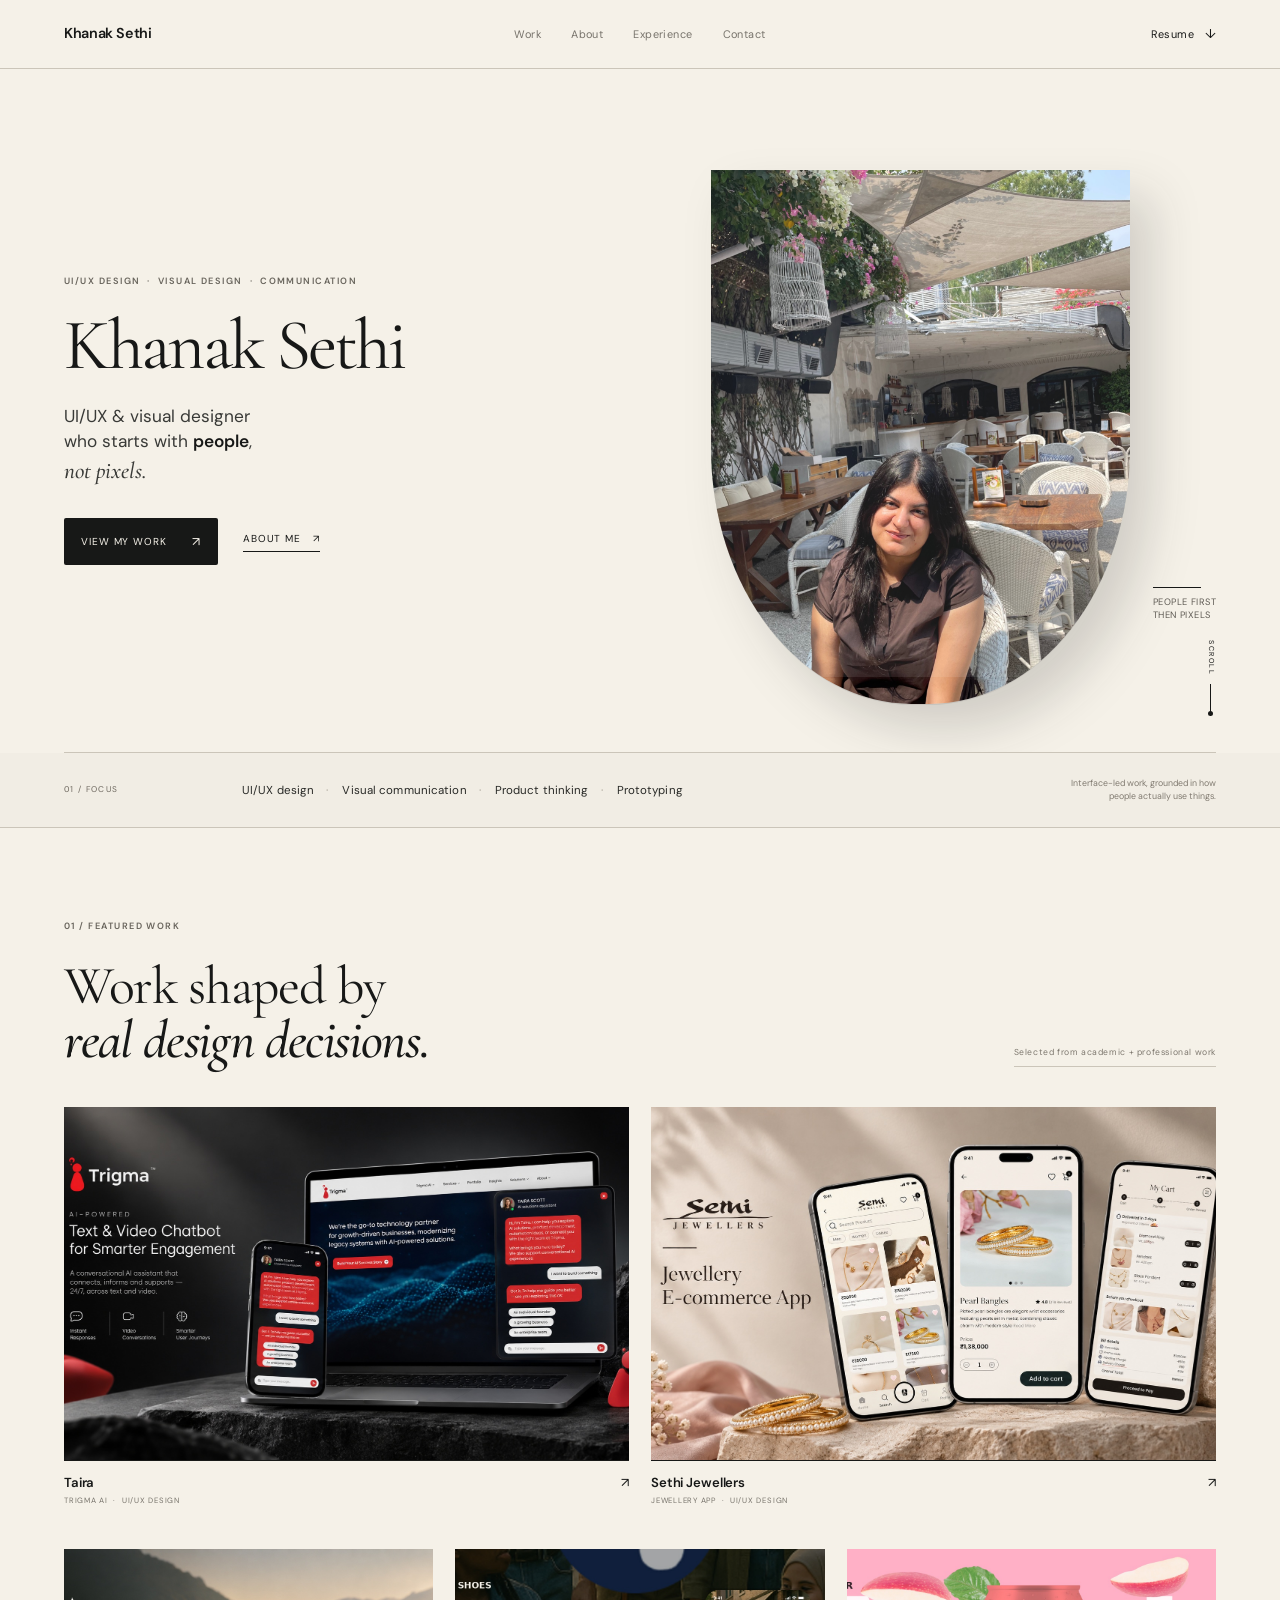
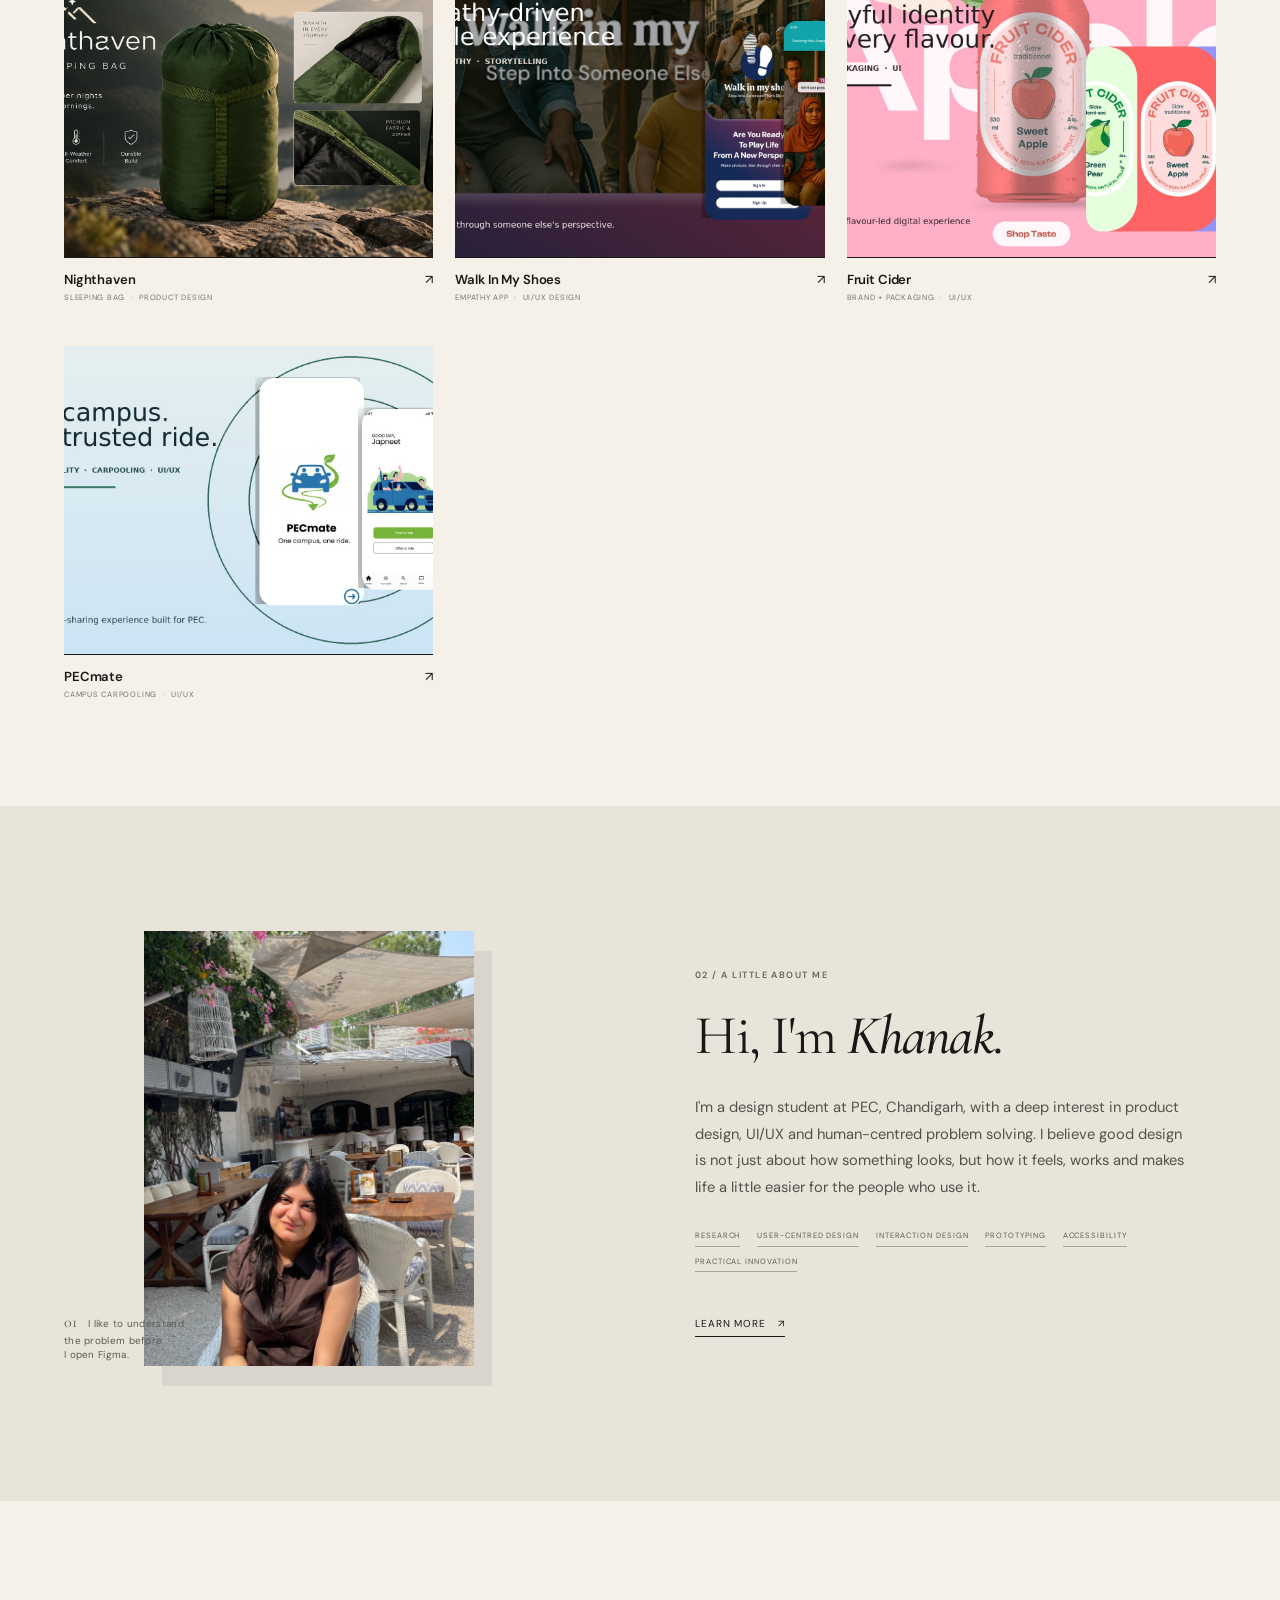
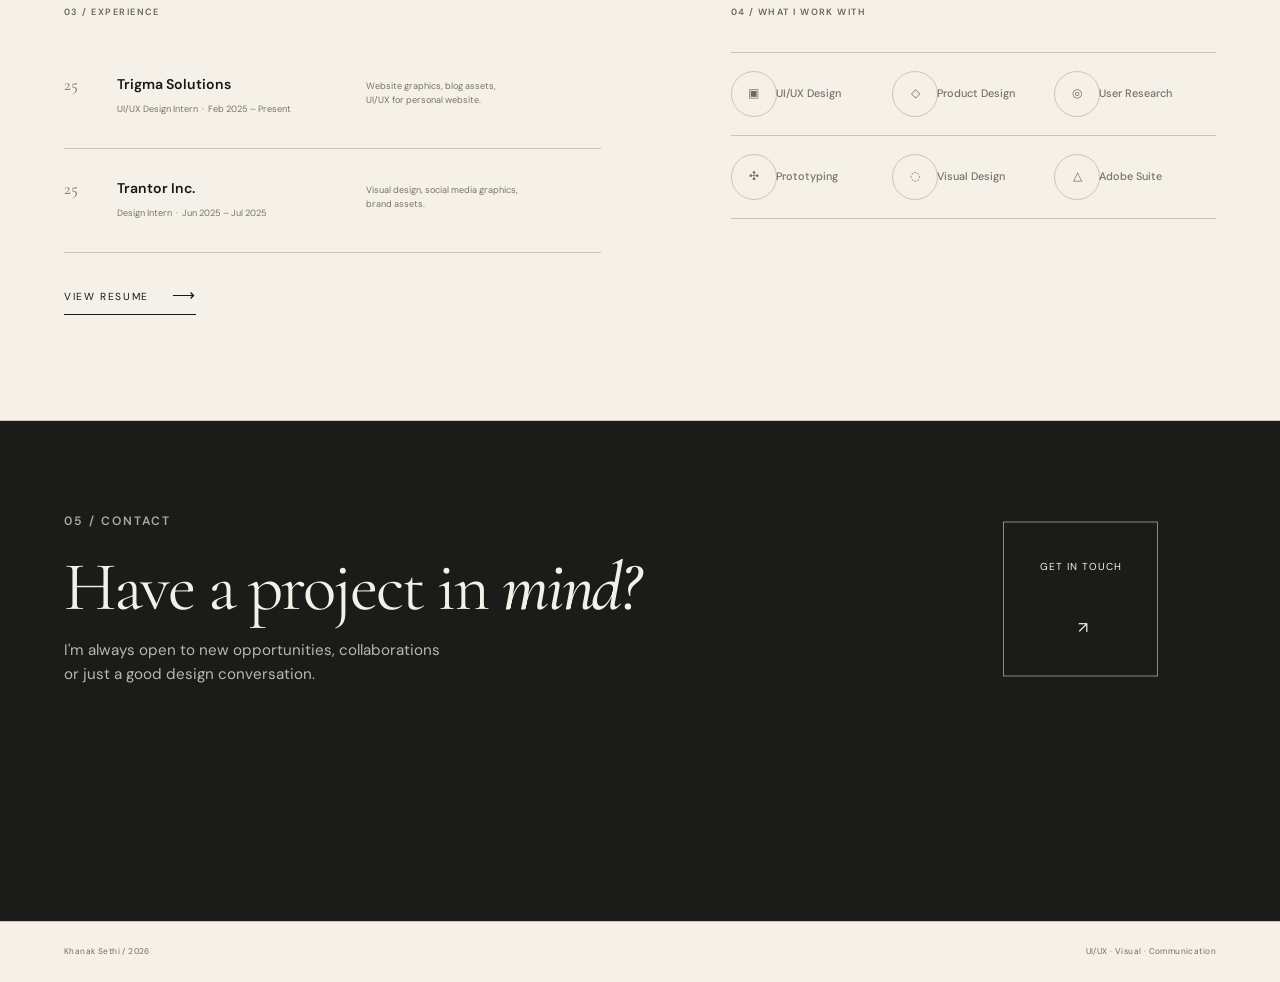
<file: index.html>
<!DOCTYPE html>
<html lang="en">
<head>
<meta charset="UTF-8">
<meta name="viewport" content="width=device-width, initial-scale=1.0">
<title>Khanak Sethi — UI/UX & Product Designer</title>
<meta name="description" content="Portfolio of Khanak Sethi, a UI/UX and product designer. Human-centred product thinking, interfaces and visual systems.">
<link rel="preconnect" href="https://fonts.googleapis.com">
<link rel="preconnect" href="https://fonts.gstatic.com" crossorigin>
<link href="https://fonts.googleapis.com/css2?family=Cormorant+Garamond:ital,wght@0,400;0,500;0,600;1,400;1,500&family=DM+Sans:wght@400;500;600&display=swap" rel="stylesheet">
<link rel="stylesheet" href="css/style.css">
</head>
<body>

<header class="nav">
  <div class="nav-inner">
    <a class="brand" href="index.html">Khanak Sethi</a>
    <nav aria-label="Primary navigation">
      <a class="nav-link active" href="#work">Work</a>
      <a class="nav-link" href="#about">About</a>
      <a class="nav-link" href="#experience">Experience</a>
      <a class="nav-link" href="#contact">Contact</a>
    </nav>
    <a class="resume-link" href="mailto:khanaksethi424@gmail.com?subject=Resume%20Request">Resume <span>↓</span></a>
  </div>
</header>

<main>
  <section class="hero" id="top">
    <div class="hero-copy reveal-load">
      <p class="eyebrow">UI/UX DESIGN &nbsp;·&nbsp; VISUAL DESIGN &nbsp;·&nbsp; COMMUNICATION</p>
      <h1>Khanak Sethi</h1>
      <p class="hero-tagline">UI/UX &amp; visual designer<br>who starts with <strong>people</strong>,<br><em>not pixels.</em></p>
      <div class="hero-actions">
        <a class="primary-btn magnetic" href="#work">View my work <span>↗</span></a>
        <a class="text-btn" href="#about">About me <span>↗</span></a>
      </div>
    </div>

    <div class="hero-visual reveal-load" style="animation-delay:.12s">
      <div class="portrait-stage">
        <div class="portrait-wrap">
          <img src="images/khanak-portrait.jpg" alt="Khanak Sethi">
        </div>
        <div class="hero-note"><span class="note-rule"></span>people first<br>then pixels</div>
      </div>
    </div>

    <a class="scroll-cue" href="#work"><span>SCROLL</span><i></i></a>
    <div class="hero-line"></div>
  </section>

  <section class="focus-band" aria-label="Design focus">
    <div class="focus-inner">
      <div class="focus-label">01 / FOCUS</div>
      <div class="focus-items">
        <span>UI/UX design</span>
        <span>Visual communication</span>
        <span>Product thinking</span>
        <span>Prototyping</span>
      </div>
      <p>Interface-led work, grounded in how people actually use things.</p>
    </div>
  </section>

  <section class="work" id="work">
    <div class="work-heading reveal">
      <div>
        <p class="eyebrow">01 / FEATURED WORK</p>
        <h2>Work shaped by<br><em>real design decisions.</em></h2>
      </div>
      <span class="work-note">Selected from academic + professional work</span>
    </div>

    <div class="project-grid">
      <a class="project-card card-large reveal" href="projects/taira-trigma.html">
        <div class="card-image"><img src="images/thumbs/trigma-home-thumb.jpg" alt="Taira for Trigma AI"></div>
        <div class="card-meta"><div><strong>Taira</strong><small>TRIGMA AI &nbsp;·&nbsp; UI/UX DESIGN</small></div><span>↗</span></div>
      </a>
      <a class="project-card card-large reveal" href="projects/sethi-jewellers.html">
        <div class="card-image"><img src="images/thumbs/sethi-home-thumb.jpg" alt="Sethi Jewellers"></div>
        <div class="card-meta"><div><strong>Sethi Jewellers</strong><small>JEWELLERY APP &nbsp;·&nbsp; UI/UX DESIGN</small></div><span>↗</span></div>
      </a>
      <a class="project-card reveal" href="projects/nighthaven.html">
        <div class="card-image"><img src="images/thumbs/nighthaven-home-thumb.jpg" alt="Nighthaven"></div>
        <div class="card-meta"><div><strong>Nighthaven</strong><small>SLEEPING BAG &nbsp;·&nbsp; PRODUCT DESIGN</small></div><span>↗</span></div>
      </a>
      <a class="project-card reveal" href="projects/walk-in-my-shoes.html">
        <div class="card-image"><img src="images/thumbs/shoes-home-thumb.jpg" alt="Walk In My Shoes"></div>
        <div class="card-meta"><div><strong>Walk In My Shoes</strong><small>EMPATHY APP &nbsp;·&nbsp; UI/UX DESIGN</small></div><span>↗</span></div>
      </a>
      <a class="project-card reveal" href="projects/fruit-cider.html">
        <div class="card-image"><img src="images/thumbs/cider-home-thumb.jpg" alt="Fruit Cider"></div>
        <div class="card-meta"><div><strong>Fruit Cider</strong><small>BRAND + PACKAGING &nbsp;·&nbsp; UI/UX</small></div><span>↗</span></div>
      </a>
      <a class="project-card reveal" href="projects/pecmate.html">
        <div class="card-image"><img src="images/thumbs/pecmate-home-thumb.jpg" alt="PECmate"></div>
        <div class="card-meta"><div><strong>PECmate</strong><small>CAMPUS CARPOOLING &nbsp;·&nbsp; UI/UX</small></div><span>↗</span></div>
      </a>
    </div>
  </section>

  <section class="about" id="about">
    <div class="about-visual reveal">
      <div class="about-photo"><img src="images/khanak-portrait.jpg" alt="Khanak Sethi"></div>
      <div class="about-note"><span>01</span> I like to understand<br>the problem before<br>I open Figma.</div>
    </div>
    <div class="about-copy reveal">
      <p class="eyebrow">02 / A LITTLE ABOUT ME</p>
      <h2>Hi, I'm <em>Khanak.</em></h2>
      <p>I'm a design student at PEC, Chandigarh, with a deep interest in product design, UI/UX and human-centred problem solving. I believe good design is not just about how something looks, but how it feels, works and makes life a little easier for the people who use it.</p>
      <div class="skill-tags"><span>RESEARCH</span><span>USER-CENTRED DESIGN</span><span>INTERACTION DESIGN</span><span>PROTOTYPING</span><span>ACCESSIBILITY</span><span>PRACTICAL INNOVATION</span></div>
      <a class="text-btn" href="#experience">Learn more <span>↗</span></a>
    </div>
  </section>

  <section class="experience" id="experience">
    <div class="experience-col reveal">
      <p class="eyebrow">03 / EXPERIENCE</p>
      <div class="timeline-item"><span class="timeline-year">25</span><div><h3>Trigma Solutions</h3><small>UI/UX Design Intern &nbsp;·&nbsp; Feb 2025 – Present</small></div><p>Website graphics, blog assets,<br>UI/UX for personal website.</p></div>
      <div class="timeline-item"><span class="timeline-year">25</span><div><h3>Trantor Inc.</h3><small>Design Intern &nbsp;·&nbsp; Jun 2025 – Jul 2025</small></div><p>Visual design, social media graphics,<br>brand assets.</p></div>
      <a class="view-all" href="mailto:khanaksethi424@gmail.com?subject=Resume%20Request">VIEW RESUME <span>⟶</span></a>
    </div>
    <div class="capabilities reveal">
      <p class="eyebrow">04 / WHAT I WORK WITH</p>
      <div class="cap-grid">
        <div><span class="cap-icon">▣</span><b>UI/UX Design</b></div><div><span class="cap-icon">◇</span><b>Product Design</b></div><div><span class="cap-icon">◎</span><b>User Research</b></div>
        <div><span class="cap-icon">✣</span><b>Prototyping</b></div><div><span class="cap-icon">◌</span><b>Visual Design</b></div><div><span class="cap-icon">△</span><b>Adobe Suite</b></div>
      </div>
    </div>
  </section>

  <section class="contact" id="contact">
    <div class="contact-inner reveal">
      <p class="eyebrow">05 / CONTACT</p>
      <h2>Have a project in <em>mind?</em></h2>
      <p>I'm always open to new opportunities, collaborations<br>or just a good design conversation.</p>
      <a class="contact-btn magnetic" href="mailto:khanaksethi424@gmail.com">Get in touch <span>↗</span></a>
    </div>
  </section>
</main>

<footer class="site-footer"><span>Khanak Sethi / 2026</span><span>UI/UX · Visual · Communication</span></footer>

<script>
const revealEls=document.querySelectorAll('.reveal');
if('IntersectionObserver' in window){const obs=new IntersectionObserver(entries=>entries.forEach(e=>{if(e.isIntersecting){e.target.classList.add('in-view');obs.unobserve(e.target)}}),{threshold:.14});revealEls.forEach(el=>obs.observe(el))}else revealEls.forEach(el=>el.classList.add('in-view'));
const navLinks=document.querySelectorAll('.nav-link'), sections=[...document.querySelectorAll('main section[id]')];const nobs=new IntersectionObserver(es=>es.forEach(e=>{if(e.isIntersecting){navLinks.forEach(a=>a.classList.toggle('active',a.getAttribute('href')==='#'+e.target.id))}}),{rootMargin:'-35% 0px -55% 0px'});sections.forEach(s=>nobs.observe(s));
</script>
</body>
</html>
</file>
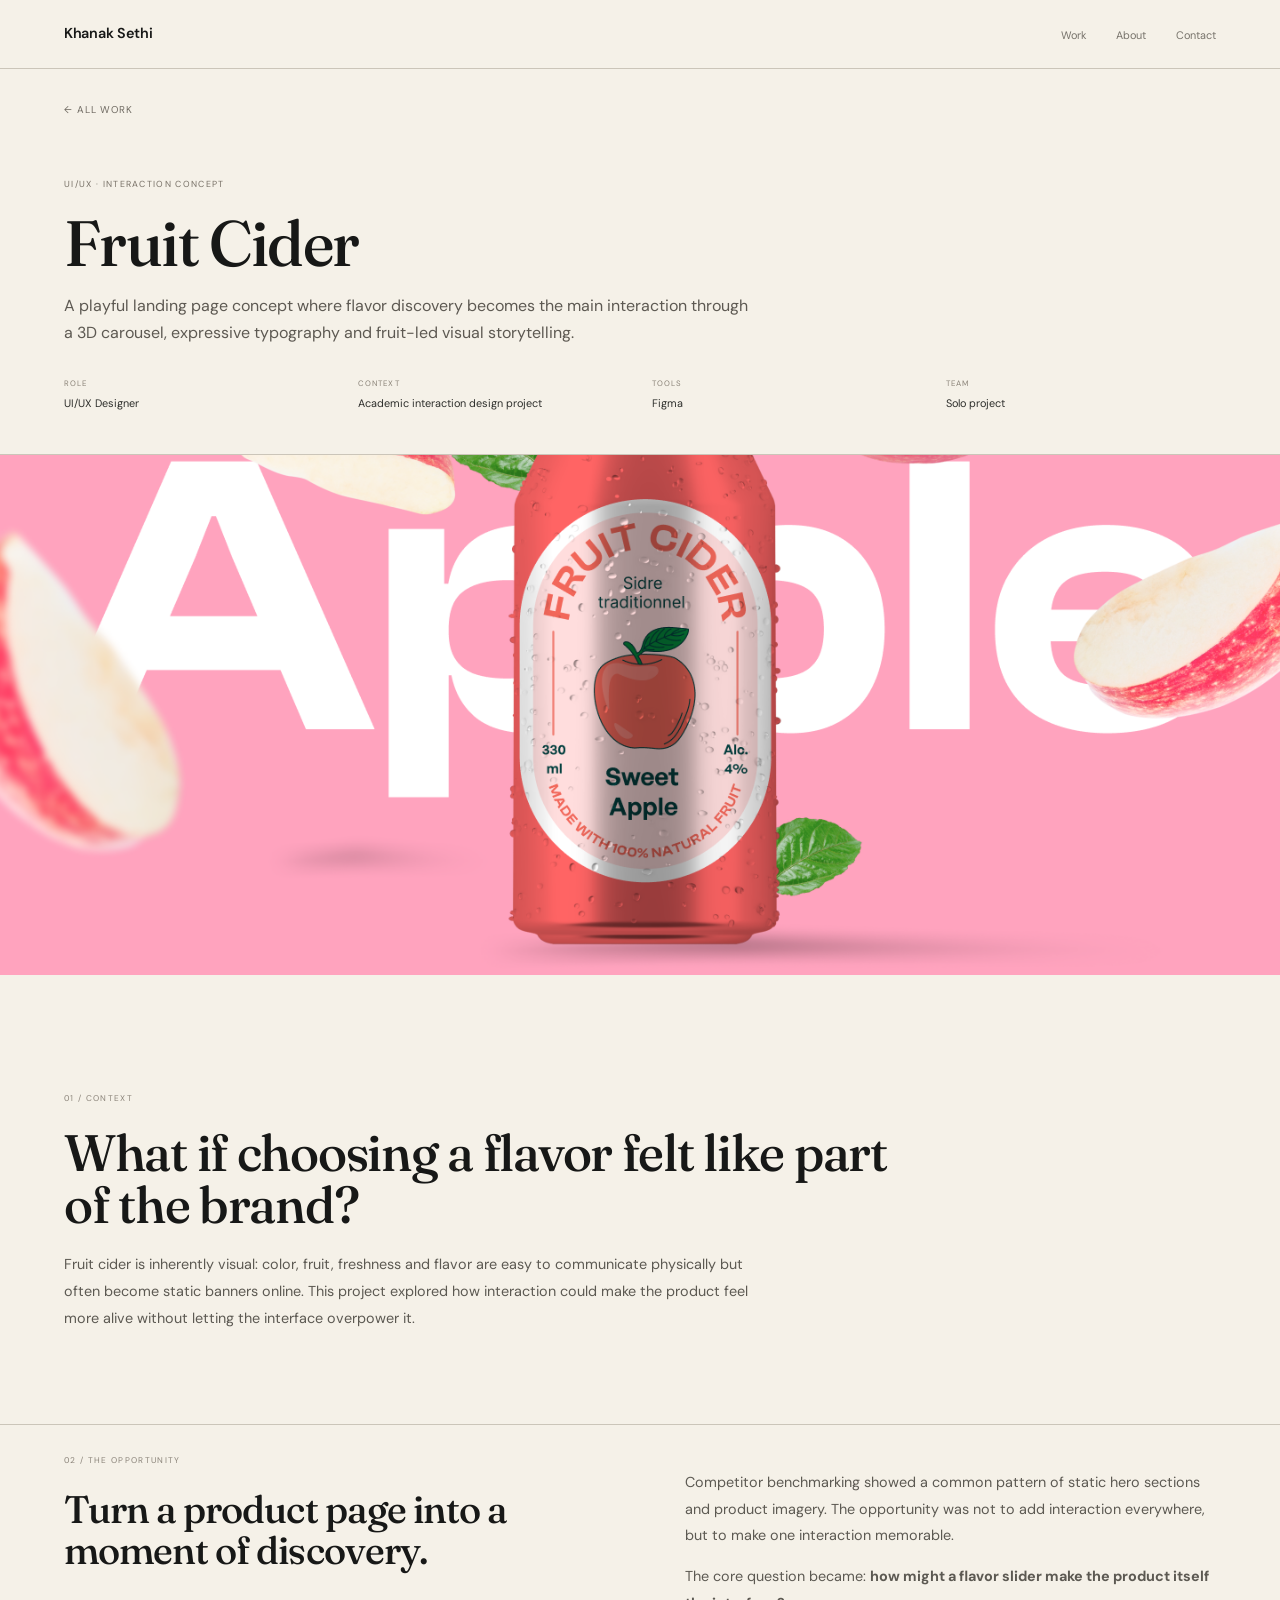
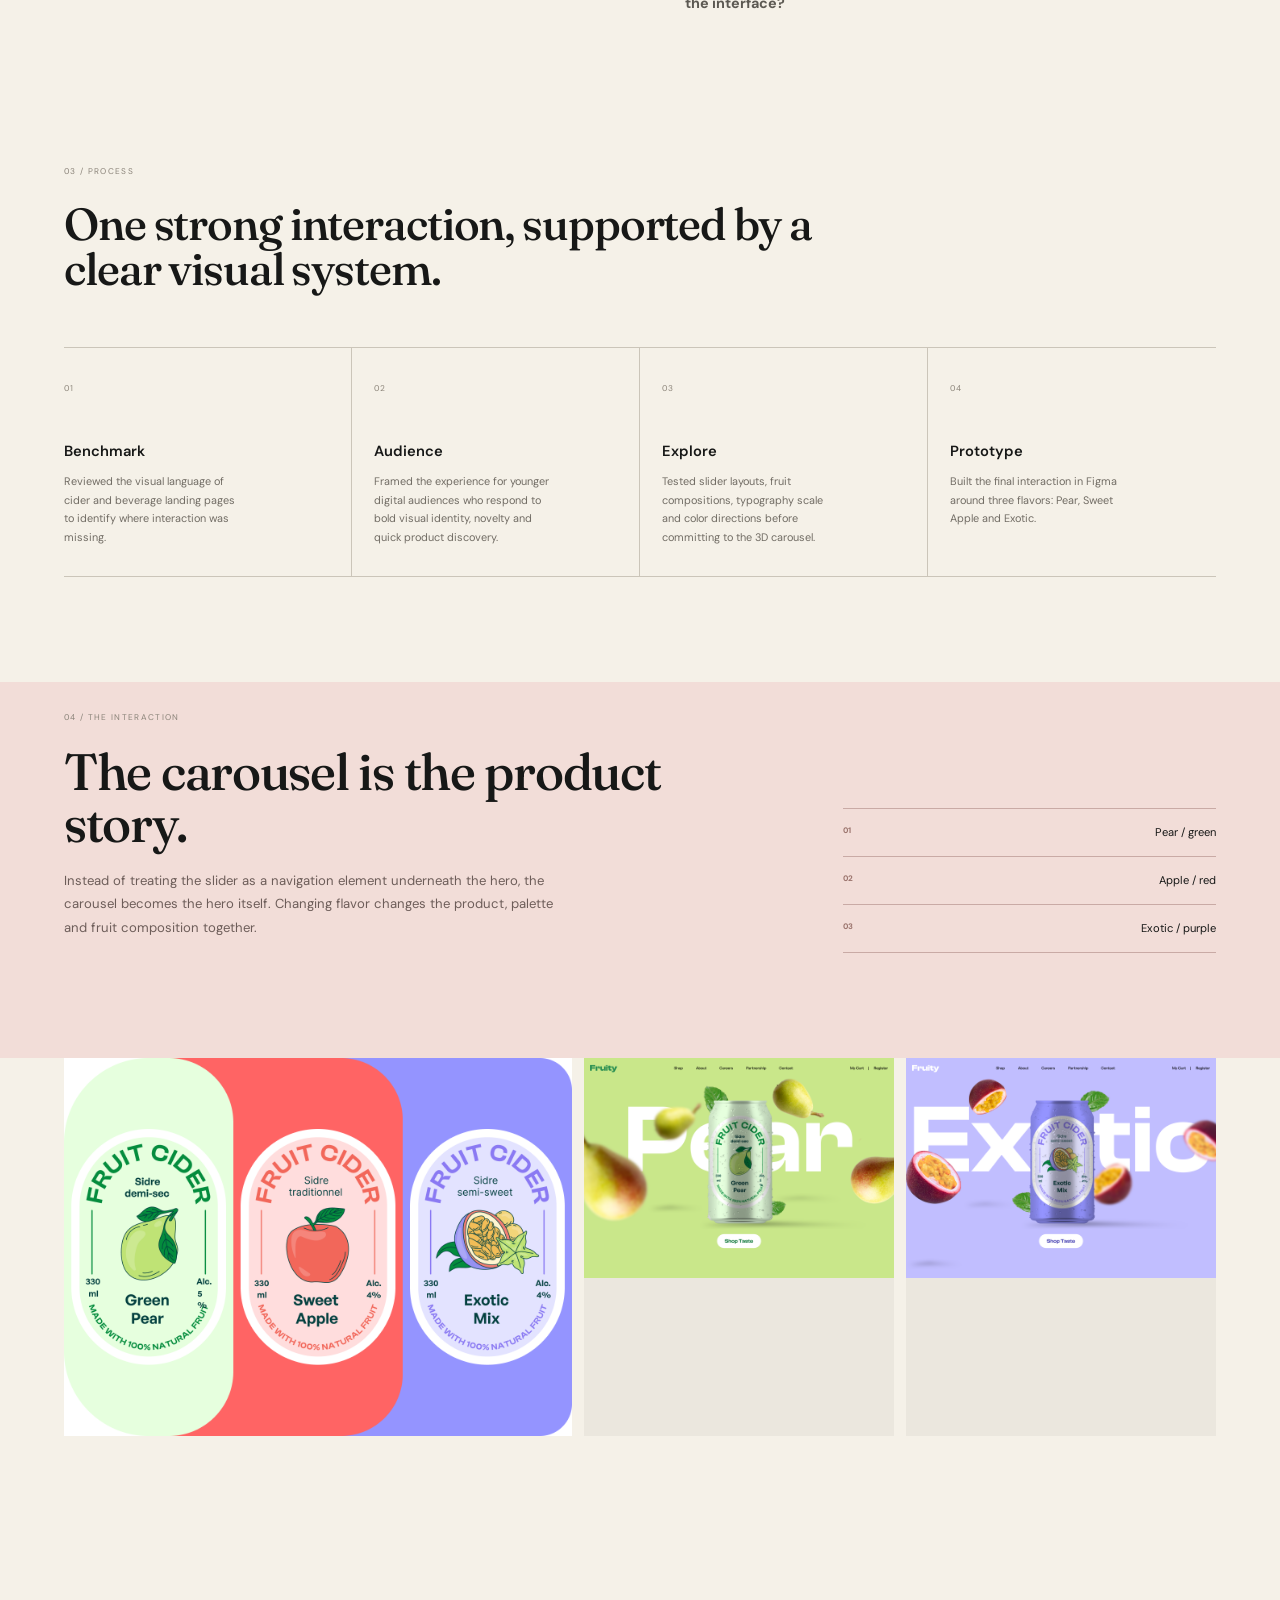
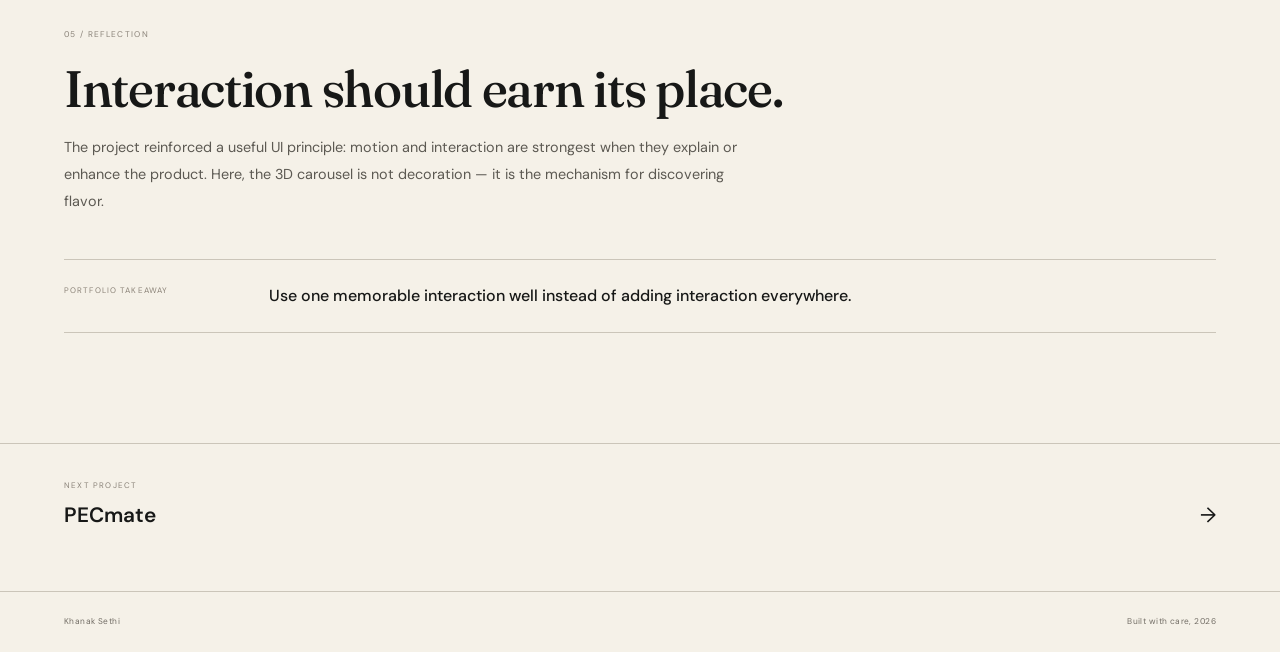
<file: projects/fruit-cider.html>
<!DOCTYPE html>
<html lang="en">
<head>
<meta charset="UTF-8">
<meta name="viewport" content="width=device-width, initial-scale=1.0">
<title>Fruit Cider — Khanak Sethi</title>
<link rel="preconnect" href="https://fonts.googleapis.com">
<link rel="preconnect" href="https://fonts.gstatic.com" crossorigin>
<link href="https://fonts.googleapis.com/css2?family=DM+Sans:wght@400;500;600&family=Fraunces:opsz,wght@9..144,400;9..144,500&display=swap" rel="stylesheet">
<link rel="stylesheet" href="../css/style.css">
</head>
<body class="cider-case">
<header class="nav"><div class="wrap"><a class="name" href="../index.html">Khanak Sethi</a><ul><li><a href="../index.html#work">Work</a></li><li><a href="../index.html#about">About</a></li><li><a href="../index.html#contact">Contact</a></li></ul></div></header>
<main>
  <div class="wrap">
    <a class="cs-back" href="../index.html#work">&larr; All work</a>
    <div class="cs-header">
      <span class="cs-tag">UI/UX · Interaction concept</span>
      <h1>Fruit Cider</h1>
      <p class="one-liner">A playful landing page concept where flavor discovery becomes the main interaction through a 3D carousel, expressive typography and fruit-led visual storytelling.</p>
    </div>
    <div class="cs-meta">
      <div><span class="label">Role</span><span class="value">UI/UX Designer</span></div>
      <div><span class="label">Context</span><span class="value">Academic interaction design project</span></div>
      <div><span class="label">Tools</span><span class="value">Figma</span></div>
      <div><span class="label">Team</span><span class="value">Solo project</span></div>
    </div>
    <div class="cs-hero-image" style="background-image:url('../images/cider-hero.png');"></div>
  </div>

  <section class="cs-section cs-lead">
    <div class="cs-kicker">01 / CONTEXT</div>
    <h2>What if choosing a flavor felt like part of the brand?</h2>
    <p>Fruit cider is inherently visual: color, fruit, freshness and flavor are easy to communicate physically but often become static banners online. This project explored how interaction could make the product feel more alive without letting the interface overpower it.</p>
  </section>

  <section class="cs-section cs-split">
    <div><div class="cs-kicker">02 / THE OPPORTUNITY</div><h2>Turn a product page into a moment of discovery.</h2></div>
    <div><p>Competitor benchmarking showed a common pattern of static hero sections and product imagery. The opportunity was not to add interaction everywhere, but to make one interaction memorable.</p><p>The core question became: <strong>how might a flavor slider make the product itself the interface?</strong></p></div>
  </section>

  <section class="cs-section">
    <div class="cs-kicker">03 / PROCESS</div>
    <h2>One strong interaction, supported by a clear visual system.</h2>
    <div class="cs-process-grid">
      <article><span>01</span><h3>Benchmark</h3><p>Reviewed the visual language of cider and beverage landing pages to identify where interaction was missing.</p></article>
      <article><span>02</span><h3>Audience</h3><p>Framed the experience for younger digital audiences who respond to bold visual identity, novelty and quick product discovery.</p></article>
      <article><span>03</span><h3>Explore</h3><p>Tested slider layouts, fruit compositions, typography scale and color directions before committing to the 3D carousel.</p></article>
      <article><span>04</span><h3>Prototype</h3><p>Built the final interaction in Figma around three flavors: Pear, Sweet Apple and Exotic.</p></article>
    </div>
  </section>

  <section class="cs-section cs-cider-feature">
    <div class="cs-kicker">04 / THE INTERACTION</div>
    <div class="cs-feature-grid">
      <div><h2>The carousel is the product story.</h2><p>Instead of treating the slider as a navigation element underneath the hero, the carousel becomes the hero itself. Changing flavor changes the product, palette and fruit composition together.</p></div>
      <div class="cs-flavor-list"><div><b>01</b><span>Pear / green</span></div><div><b>02</b><span>Apple / red</span></div><div><b>03</b><span>Exotic / purple</span></div></div>
    </div>
  </section>

  <div class="cs-gallery">
    <figure class="shot wide"><img src="../images/cider-1.png" alt="Fruit Cider landing page interaction"></figure>
    <figure class="shot"><img src="../images/cider-2.png" alt="Fruit Cider flavor interface"></figure>
    <figure class="shot"><img src="../images/cider-3.png" alt="Fruit Cider visual system"></figure>
  </div>

  <section class="cs-section cs-outcome">
    <div class="cs-kicker">05 / REFLECTION</div>
    <h2>Interaction should earn its place.</h2>
    <p>The project reinforced a useful UI principle: motion and interaction are strongest when they explain or enhance the product. Here, the 3D carousel is not decoration — it is the mechanism for discovering flavor.</p>
    <div class="cs-callout"><span>Portfolio takeaway</span><strong>Use one memorable interaction well instead of adding interaction everywhere.</strong></div>
  </section>

  <a class="cs-nextproject" href="pecmate.html"><div><div class="label">Next project</div><div class="title">PECmate</div></div><span>&rarr;</span></a>
</main>
<footer class="site-footer"><span>Khanak Sethi</span><span>Built with care, 2026</span></footer>
</body>
</html>
</file>
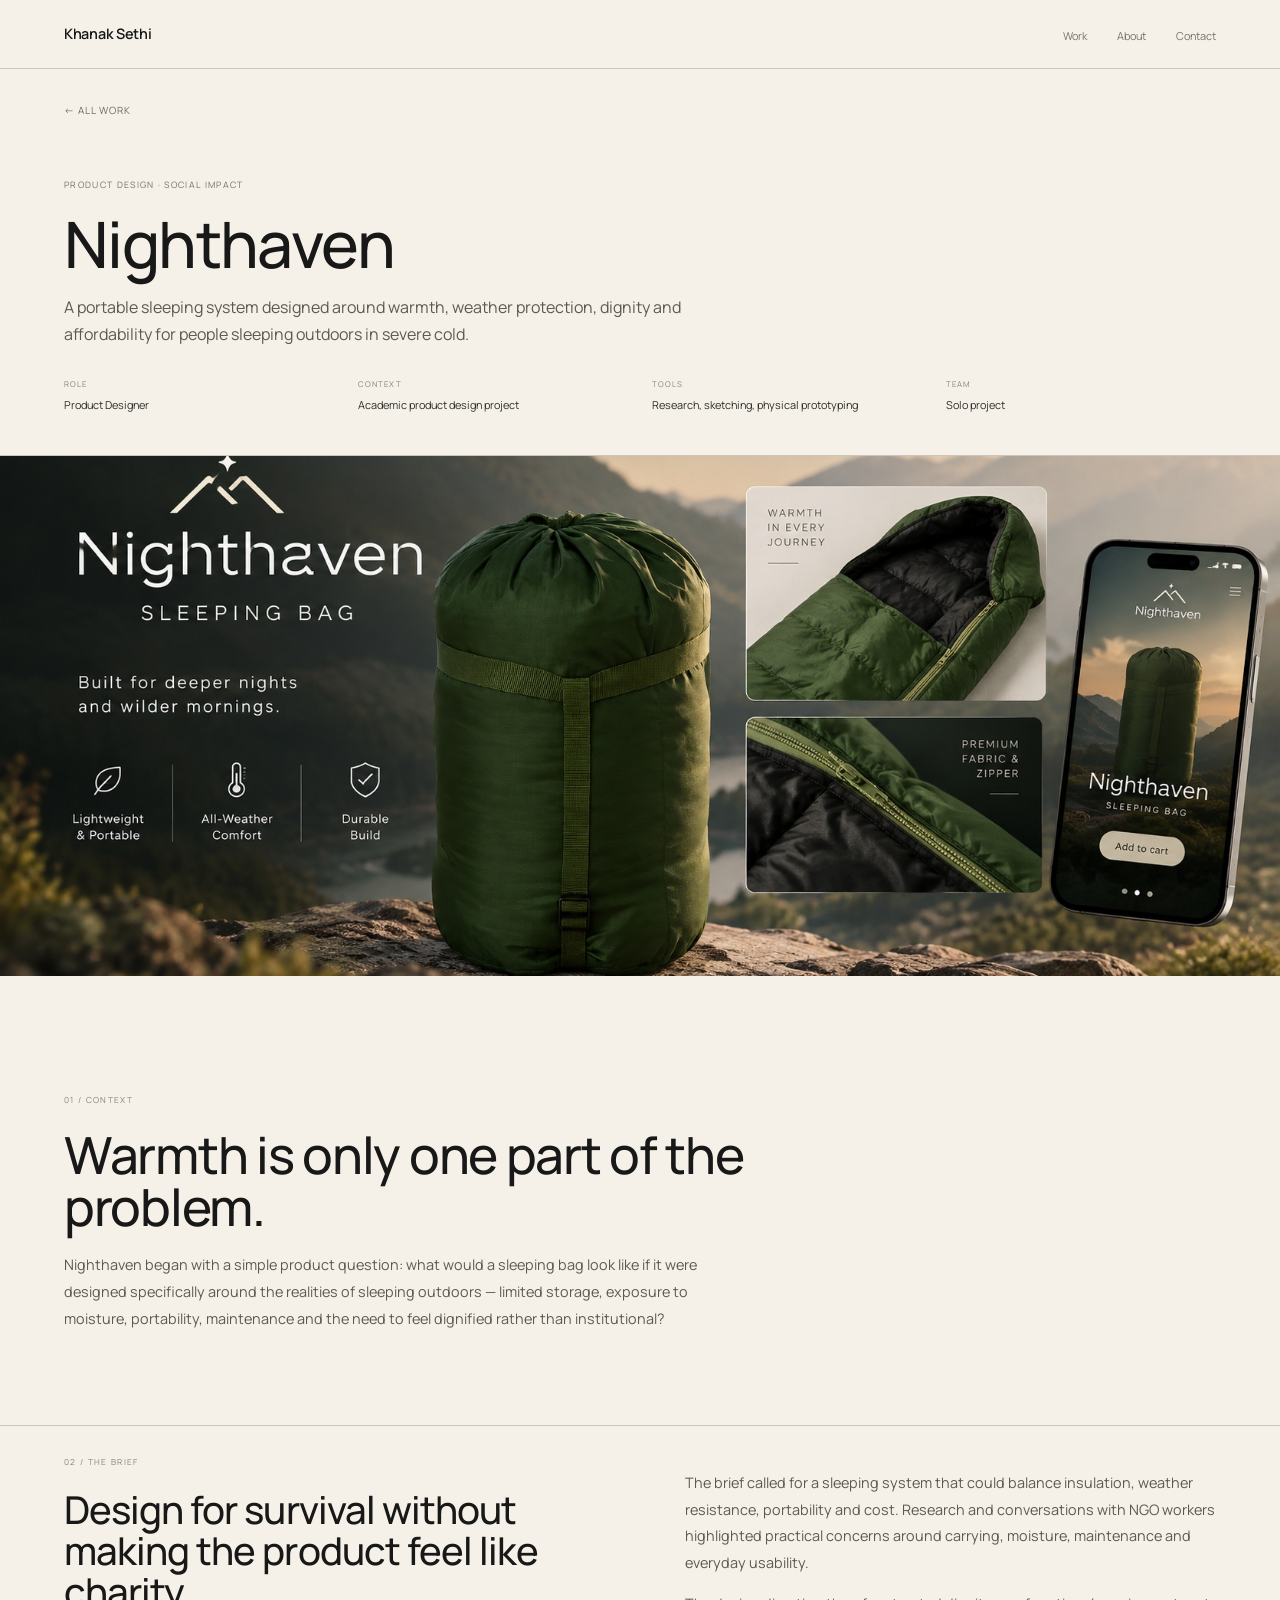
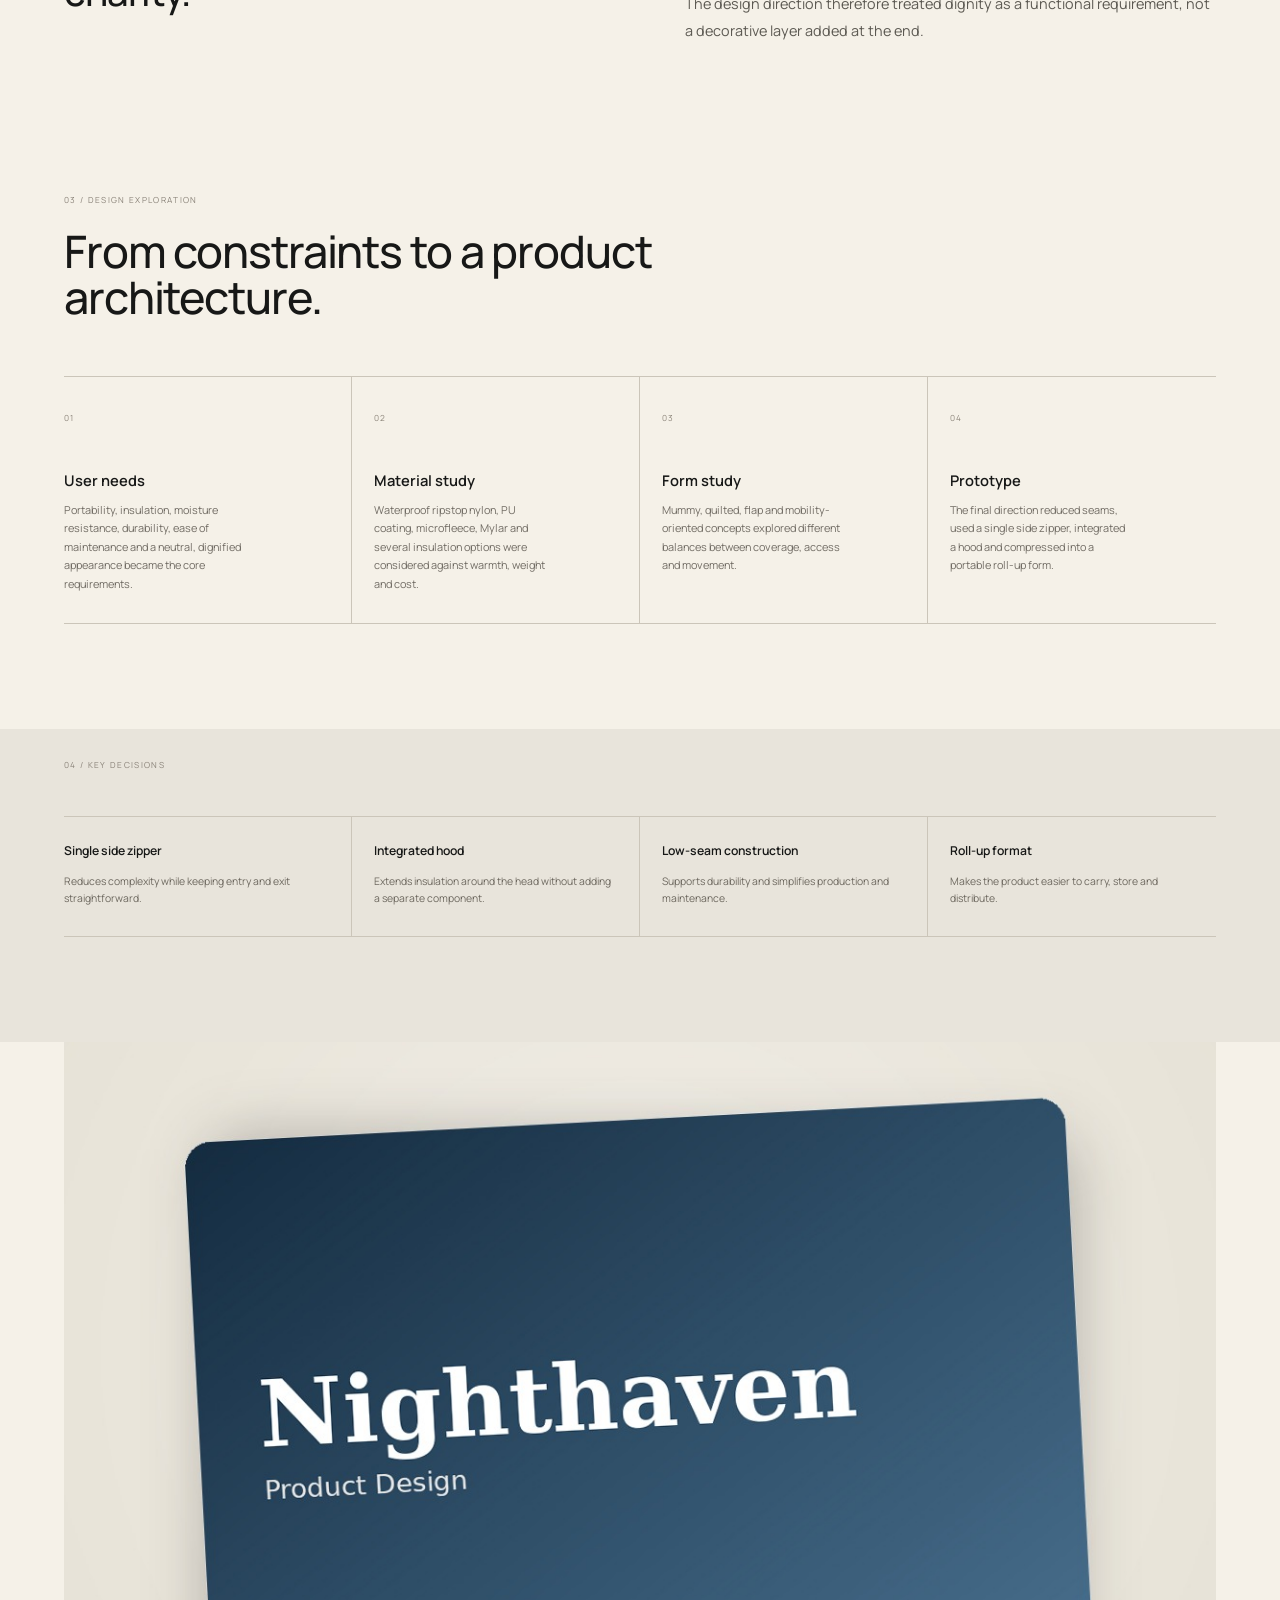
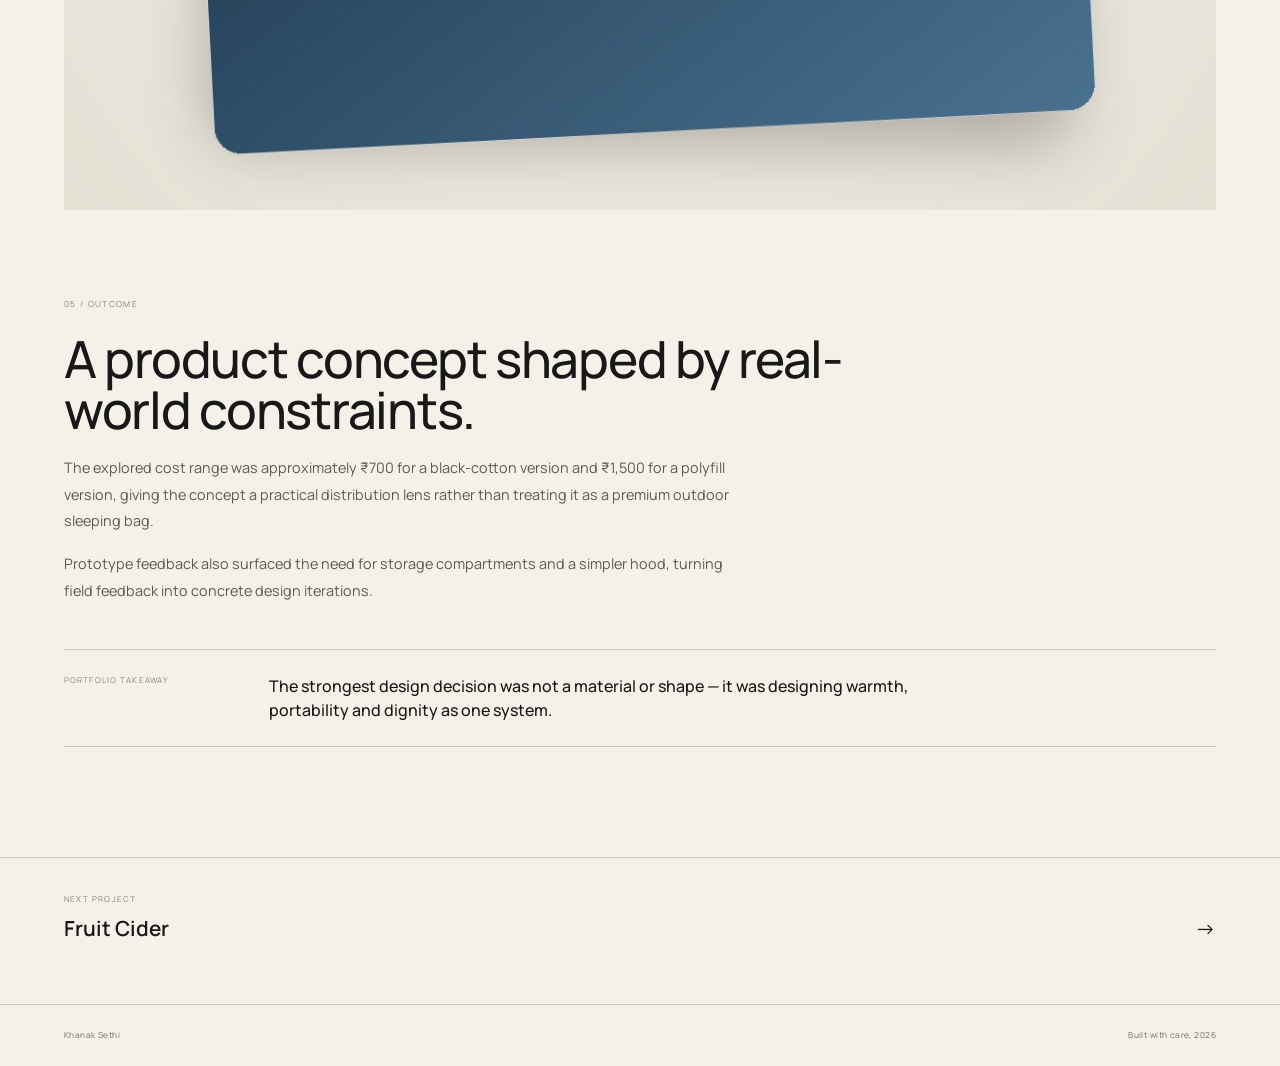
<file: projects/nighthaven.html>
<!DOCTYPE html>
<html lang="en">
<head>
<meta charset="UTF-8">
<meta name="viewport" content="width=device-width, initial-scale=1.0">
<title>Nighthaven — Khanak Sethi</title>
<link rel="preconnect" href="https://fonts.googleapis.com">
<link rel="preconnect" href="https://fonts.gstatic.com" crossorigin>
<link href="https://fonts.googleapis.com/css2?family=Manrope:wght@400;500;600;700&display=swap" rel="stylesheet">
<link rel="stylesheet" href="../css/style.css">
</head>
<body class="nighthaven-case">
<header class="nav"><div class="wrap"><a class="name" href="../index.html">Khanak Sethi</a><ul><li><a href="../index.html#work">Work</a></li><li><a href="../index.html#about">About</a></li><li><a href="../index.html#contact">Contact</a></li></ul></div></header>
<main>
  <div class="wrap">
    <a class="cs-back" href="../index.html#work">&larr; All work</a>
    <div class="cs-header">
      <span class="cs-tag">Product Design · Social impact</span>
      <h1>Nighthaven</h1>
      <p class="one-liner">A portable sleeping system designed around warmth, weather protection, dignity and affordability for people sleeping outdoors in severe cold.</p>
    </div>
    <div class="cs-meta">
      <div><span class="label">Role</span><span class="value">Product Designer</span></div>
      <div><span class="label">Context</span><span class="value">Academic product design project</span></div>
      <div><span class="label">Tools</span><span class="value">Research, sketching, physical prototyping</span></div>
      <div><span class="label">Team</span><span class="value">Solo project</span></div>
    </div>
    <div class="cs-hero-image cs-hero-dark" style="background-image:url('../images/thumbs/nighthaven-home-thumb.jpg');"></div>
  </div>

  <section class="cs-section cs-lead">
    <div class="cs-kicker">01 / CONTEXT</div>
    <h2>Warmth is only one part of the problem.</h2>
    <p>Nighthaven began with a simple product question: what would a sleeping bag look like if it were designed specifically around the realities of sleeping outdoors — limited storage, exposure to moisture, portability, maintenance and the need to feel dignified rather than institutional?</p>
  </section>

  <section class="cs-section cs-split">
    <div><div class="cs-kicker">02 / THE BRIEF</div><h2>Design for survival without making the product feel like charity.</h2></div>
    <div><p>The brief called for a sleeping system that could balance insulation, weather resistance, portability and cost. Research and conversations with NGO workers highlighted practical concerns around carrying, moisture, maintenance and everyday usability.</p><p>The design direction therefore treated dignity as a functional requirement, not a decorative layer added at the end.</p></div>
  </section>

  <section class="cs-section">
    <div class="cs-kicker">03 / DESIGN EXPLORATION</div>
    <h2>From constraints to a product architecture.</h2>
    <div class="cs-process-grid">
      <article><span>01</span><h3>User needs</h3><p>Portability, insulation, moisture resistance, durability, ease of maintenance and a neutral, dignified appearance became the core requirements.</p></article>
      <article><span>02</span><h3>Material study</h3><p>Waterproof ripstop nylon, PU coating, microfleece, Mylar and several insulation options were considered against warmth, weight and cost.</p></article>
      <article><span>03</span><h3>Form study</h3><p>Mummy, quilted, flap and mobility-oriented concepts explored different balances between coverage, access and movement.</p></article>
      <article><span>04</span><h3>Prototype</h3><p>The final direction reduced seams, used a single side zipper, integrated a hood and compressed into a portable roll-up form.</p></article>
    </div>
  </section>

  <section class="cs-section cs-materials">
    <div class="cs-kicker">04 / KEY DECISIONS</div>
    <div class="cs-decision-grid">
      <div><strong>Single side zipper</strong><p>Reduces complexity while keeping entry and exit straightforward.</p></div>
      <div><strong>Integrated hood</strong><p>Extends insulation around the head without adding a separate component.</p></div>
      <div><strong>Low-seam construction</strong><p>Supports durability and simplifies production and maintenance.</p></div>
      <div><strong>Roll-up format</strong><p>Makes the product easier to carry, store and distribute.</p></div>
    </div>
  </section>

  <div class="cs-image-break"><img src="../images/thumbs/nighthaven-spread.jpg" alt="Nighthaven product concept board"></div>

  <section class="cs-section cs-outcome">
    <div class="cs-kicker">05 / OUTCOME</div>
    <h2>A product concept shaped by real-world constraints.</h2>
    <p>The explored cost range was approximately ₹700 for a black-cotton version and ₹1,500 for a polyfill version, giving the concept a practical distribution lens rather than treating it as a premium outdoor sleeping bag.</p>
    <p>Prototype feedback also surfaced the need for storage compartments and a simpler hood, turning field feedback into concrete design iterations.</p>
    <div class="cs-callout"><span>Portfolio takeaway</span><strong>The strongest design decision was not a material or shape — it was designing warmth, portability and dignity as one system.</strong></div>
  </section>

  <a class="cs-nextproject" href="fruit-cider.html"><div><div class="label">Next project</div><div class="title">Fruit Cider</div></div><span>&rarr;</span></a>
</main>
<footer class="site-footer"><span>Khanak Sethi</span><span>Built with care, 2026</span></footer>
</body>
</html>
</file>
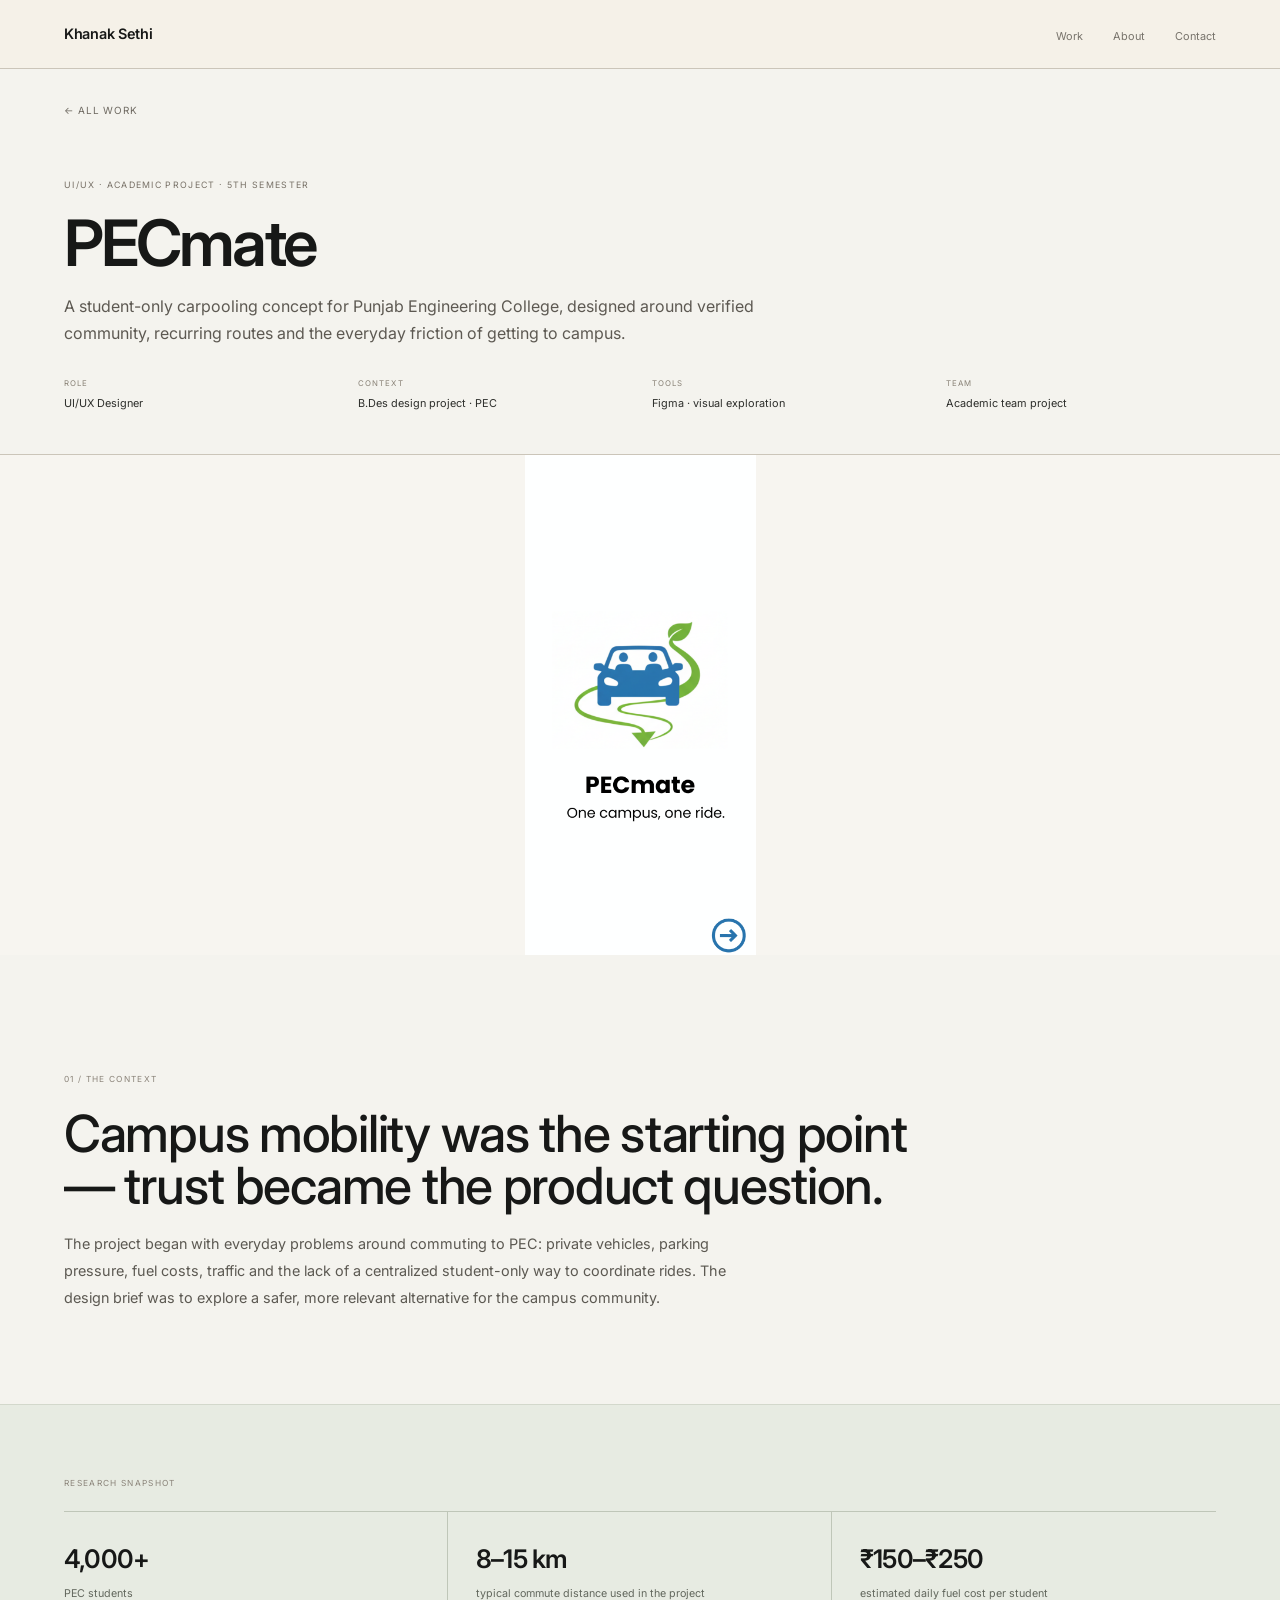
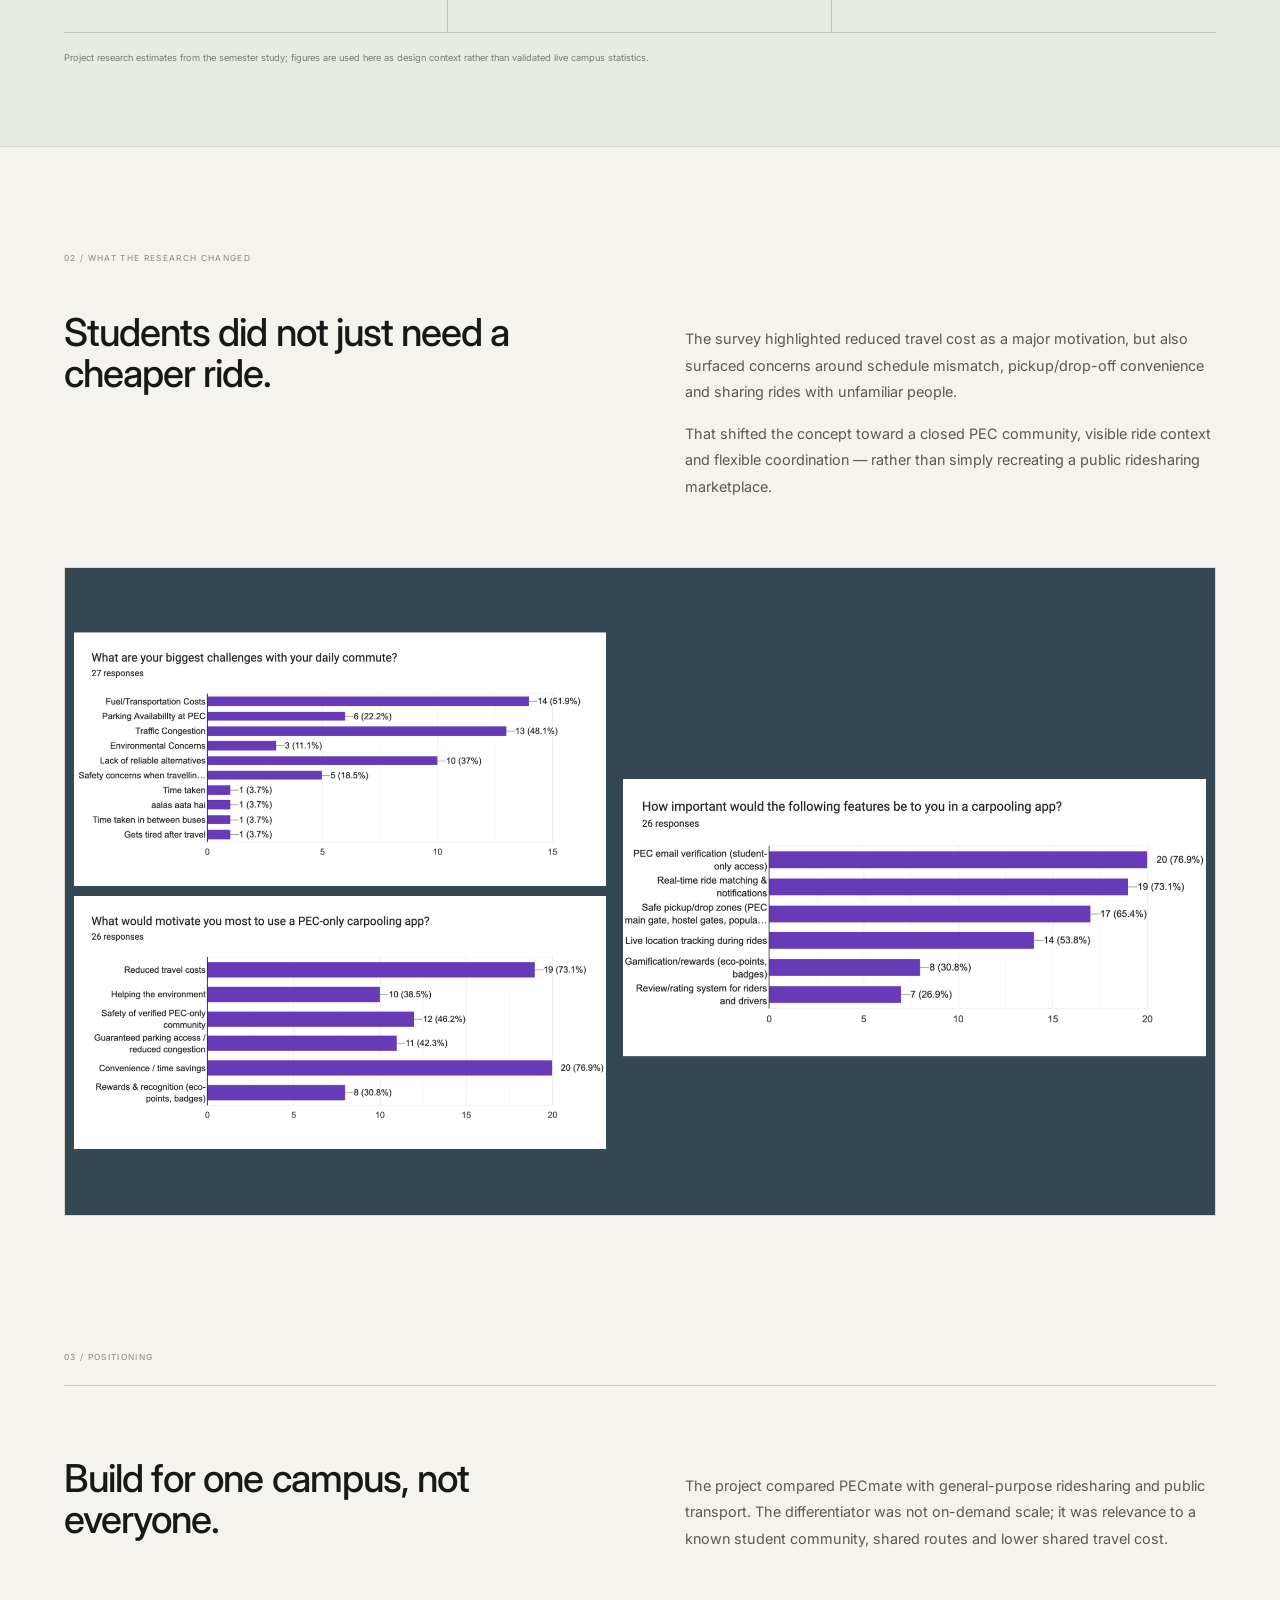
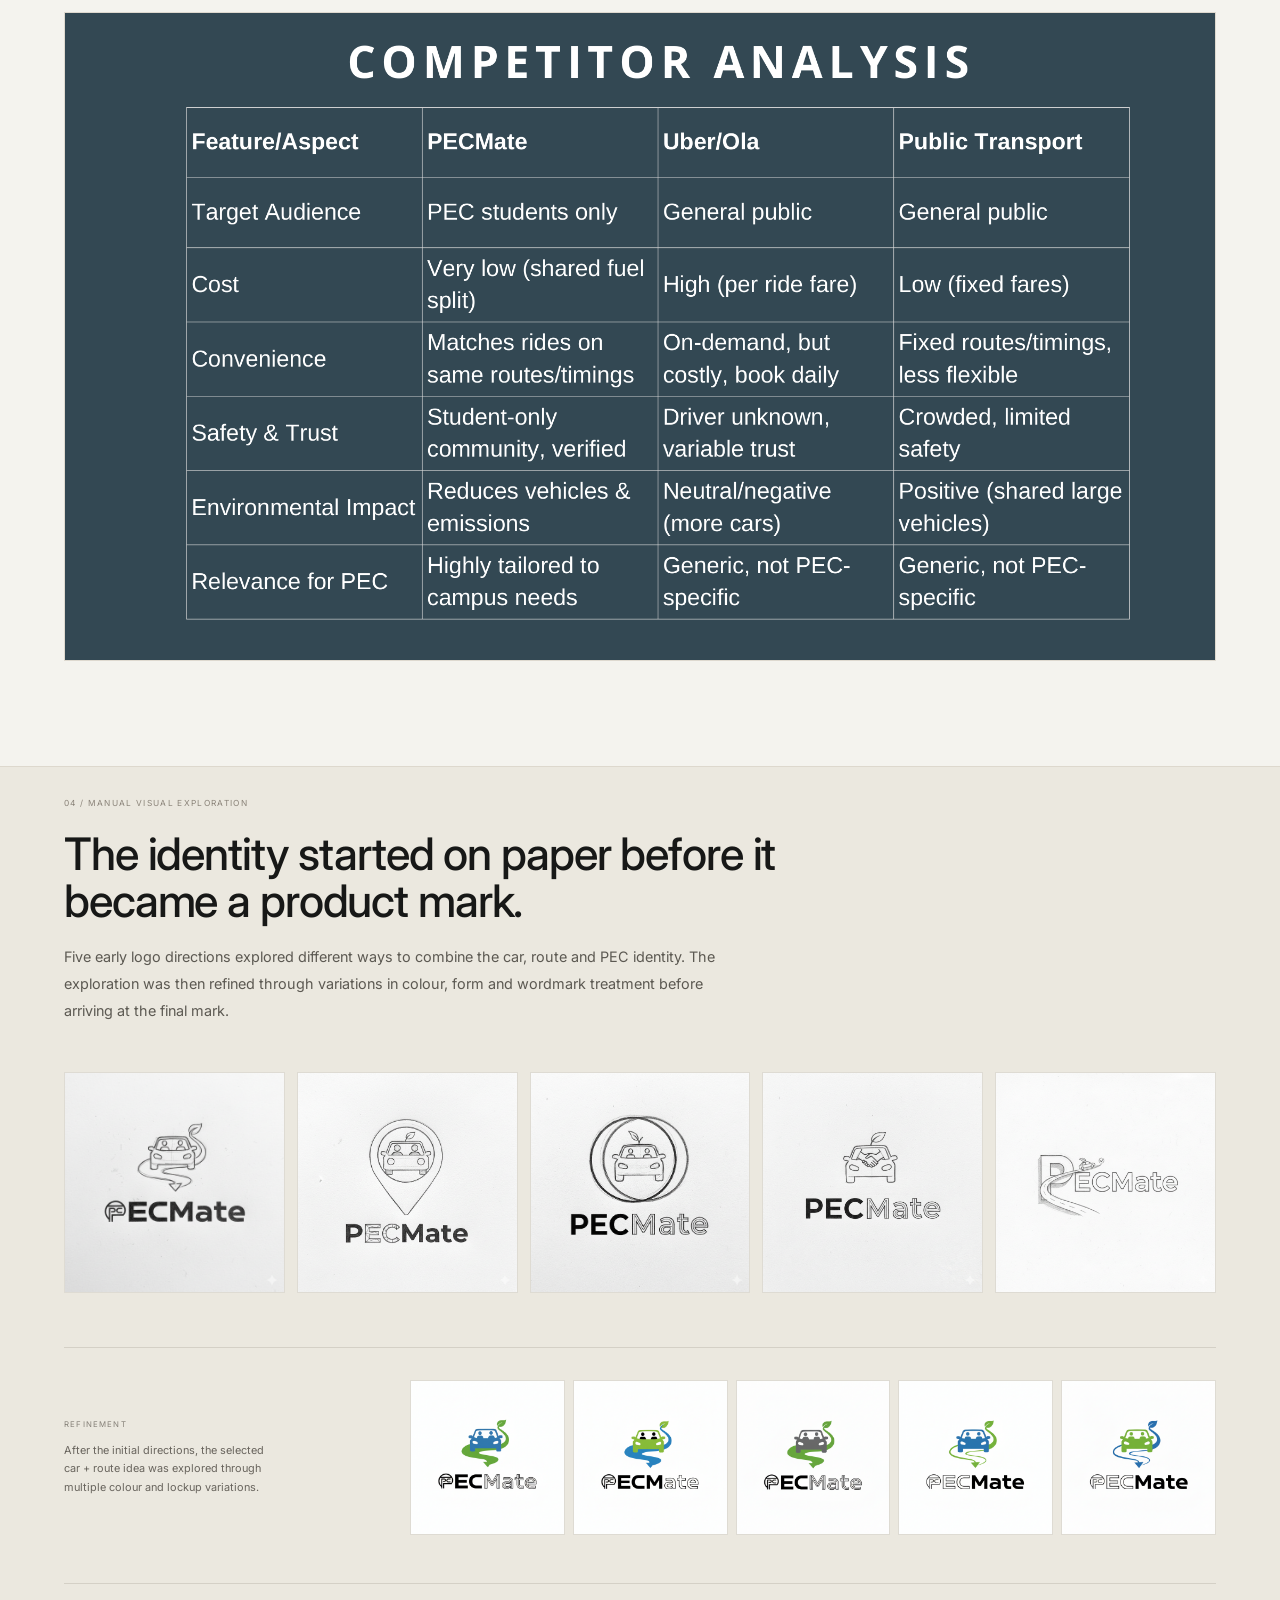
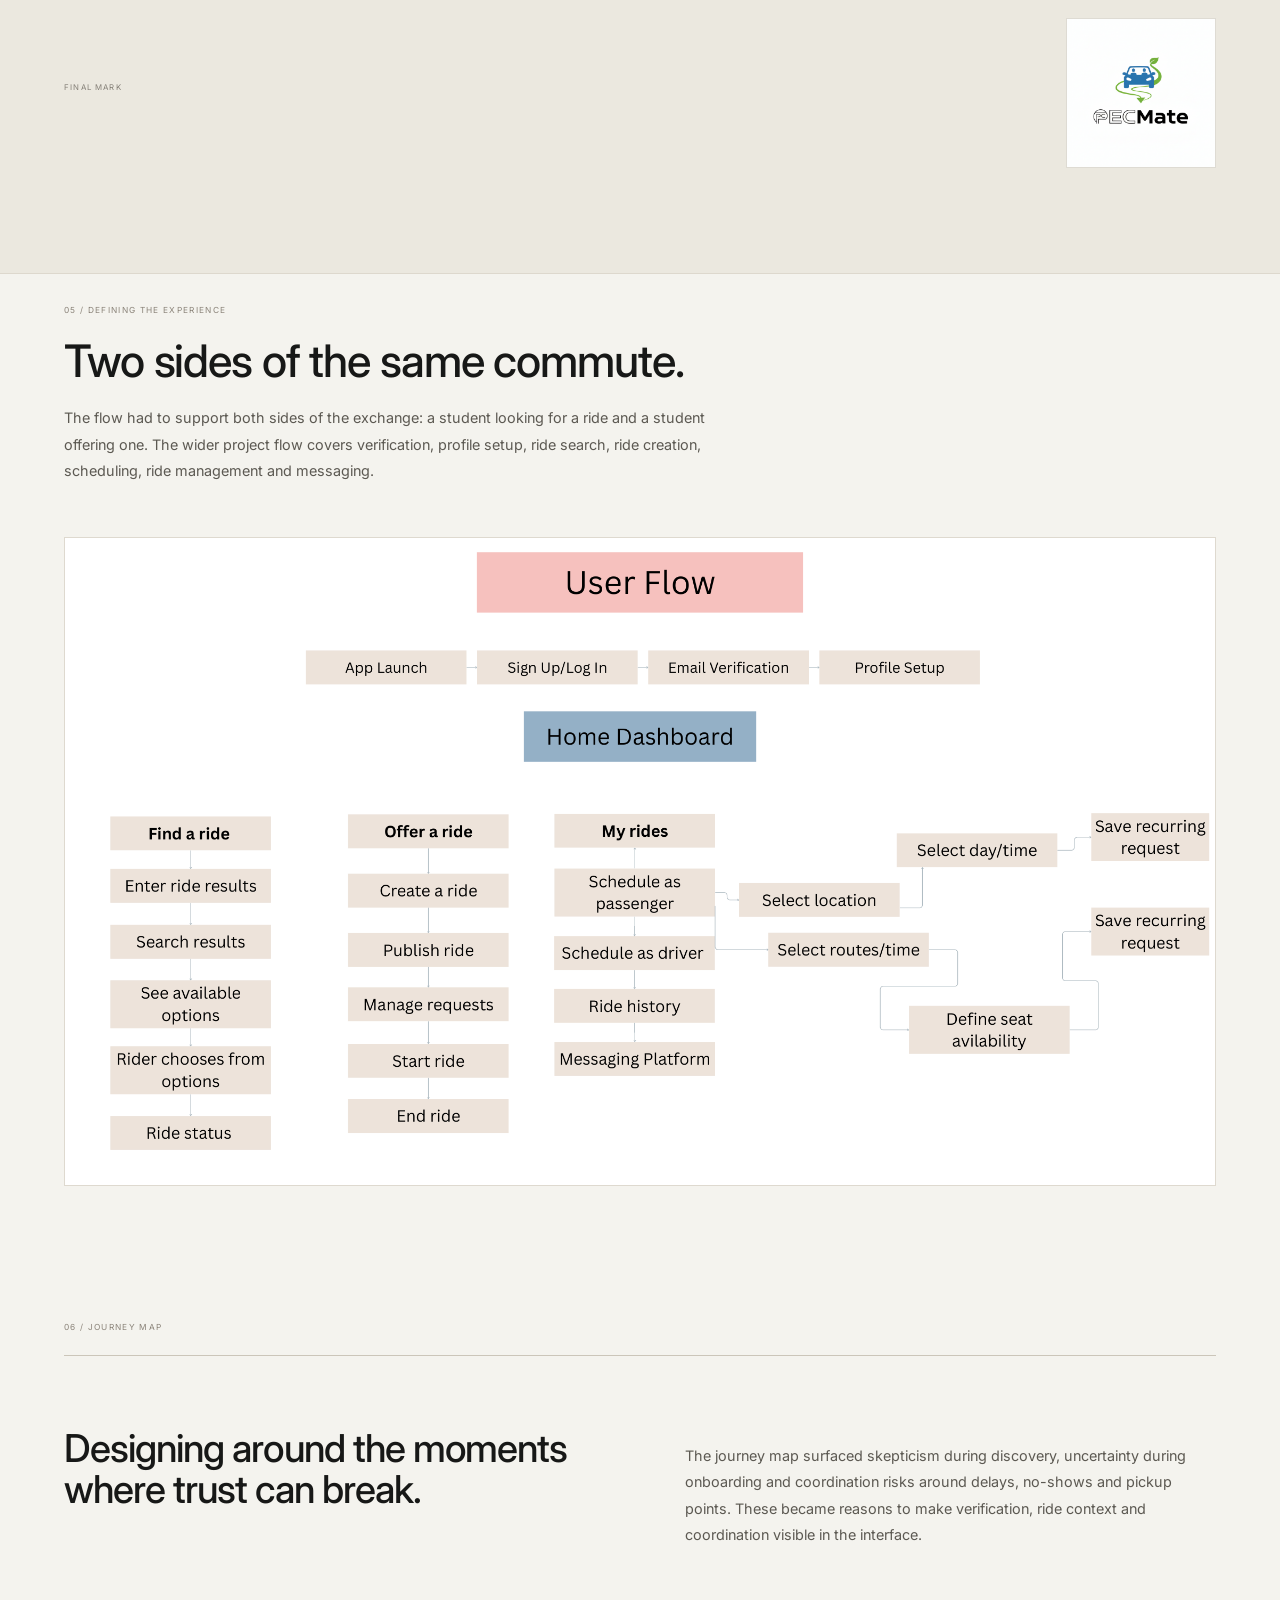
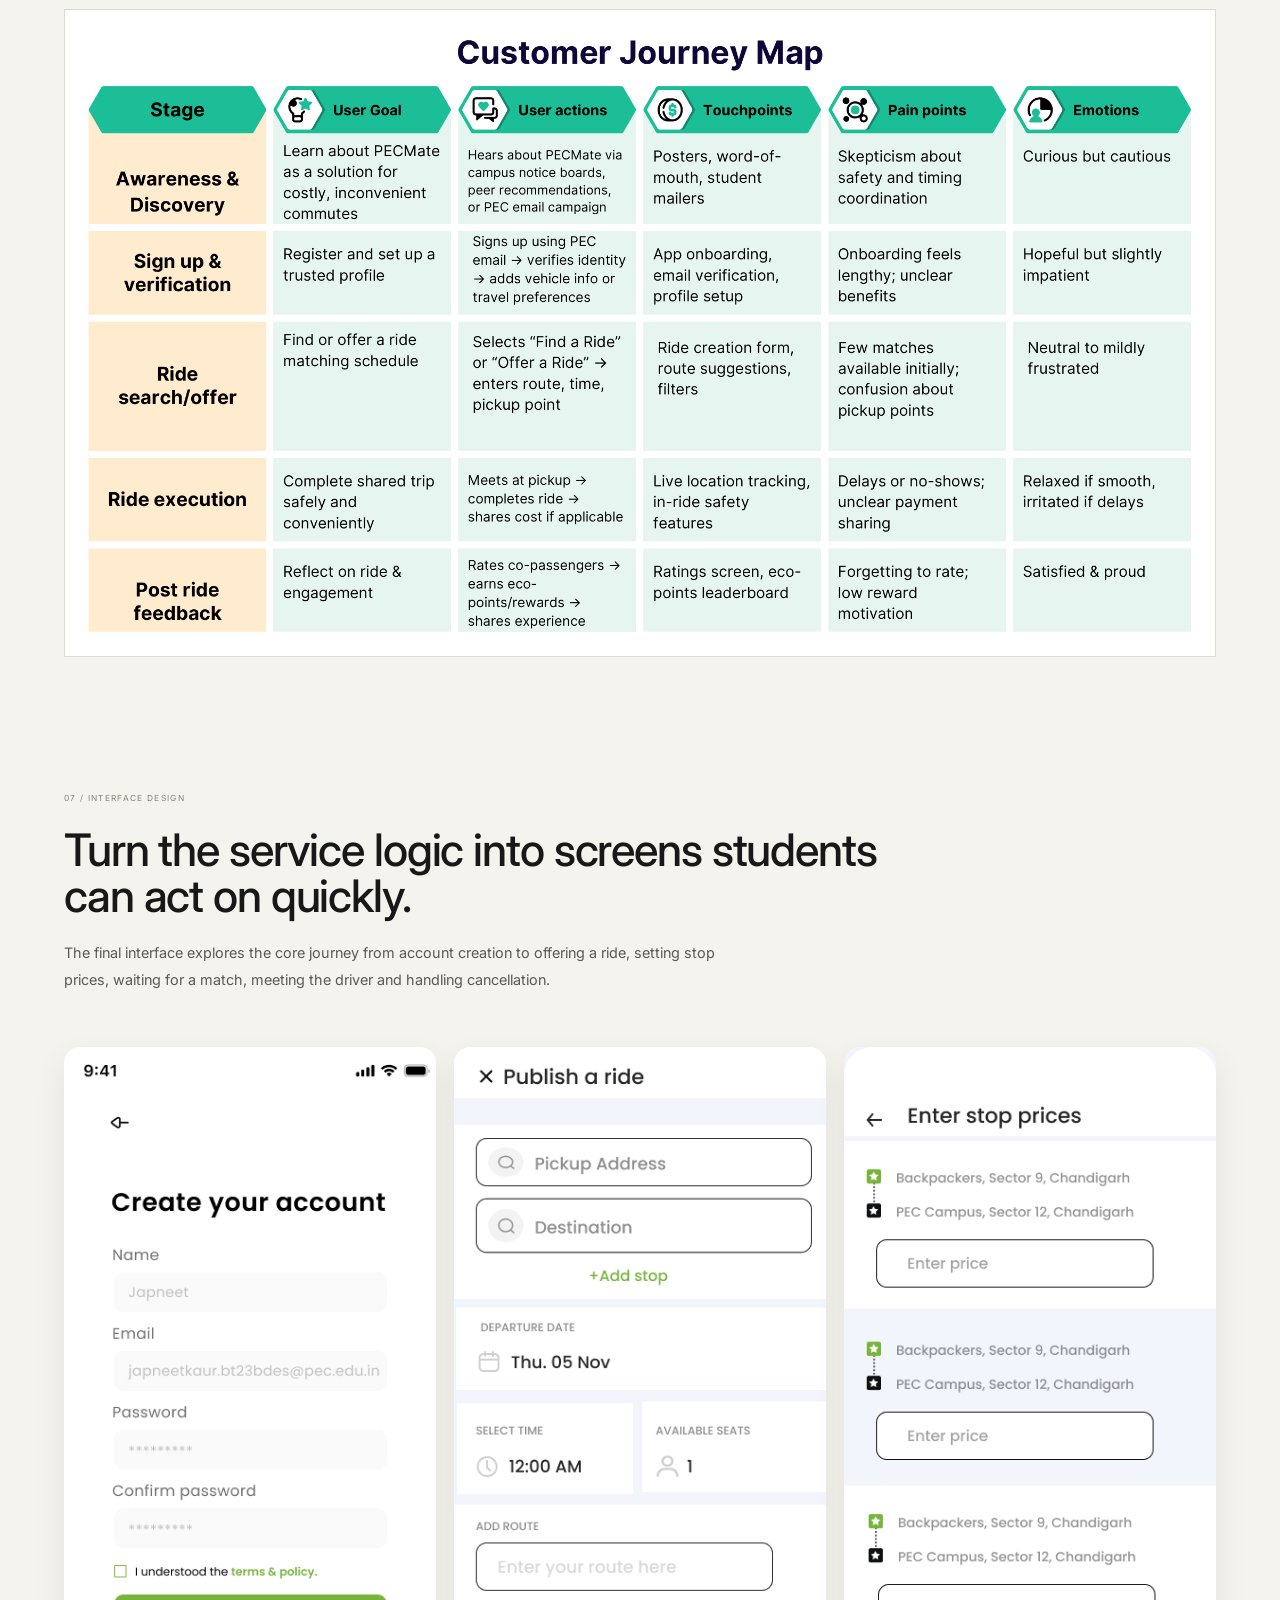
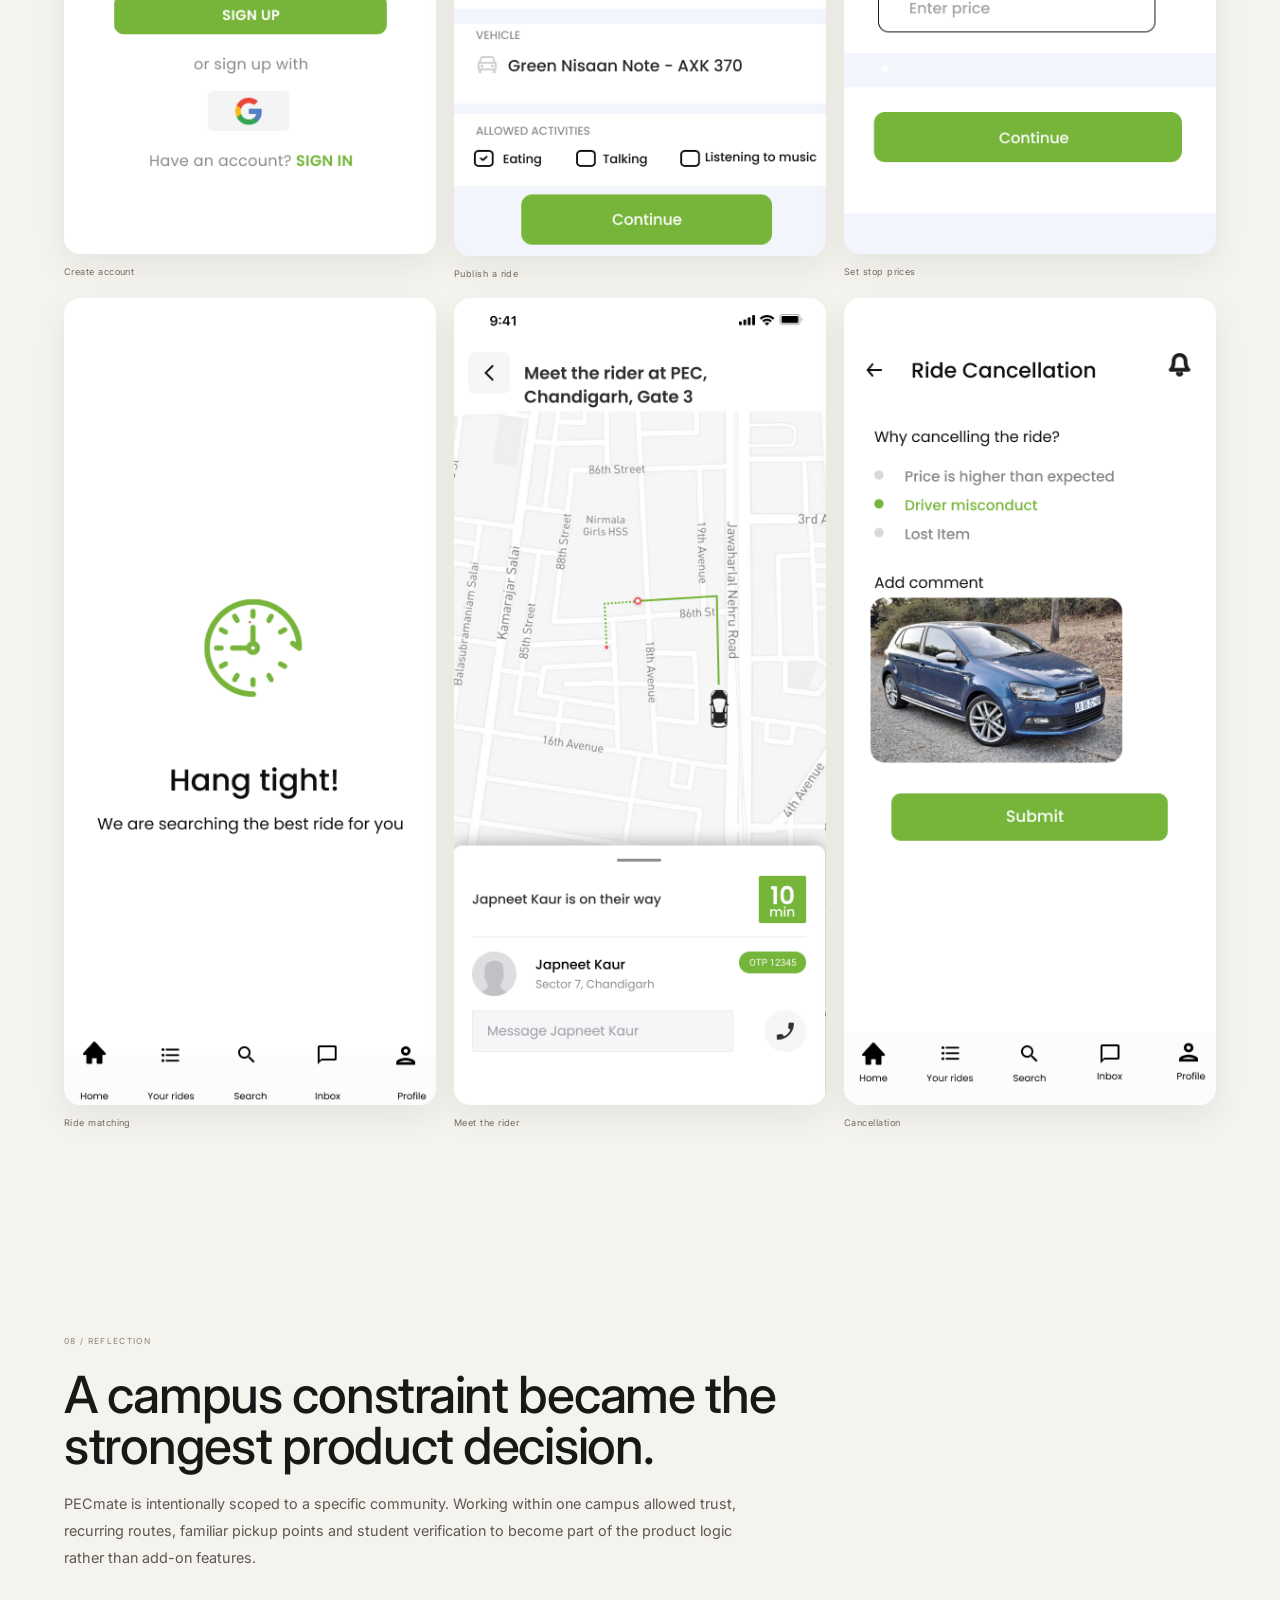
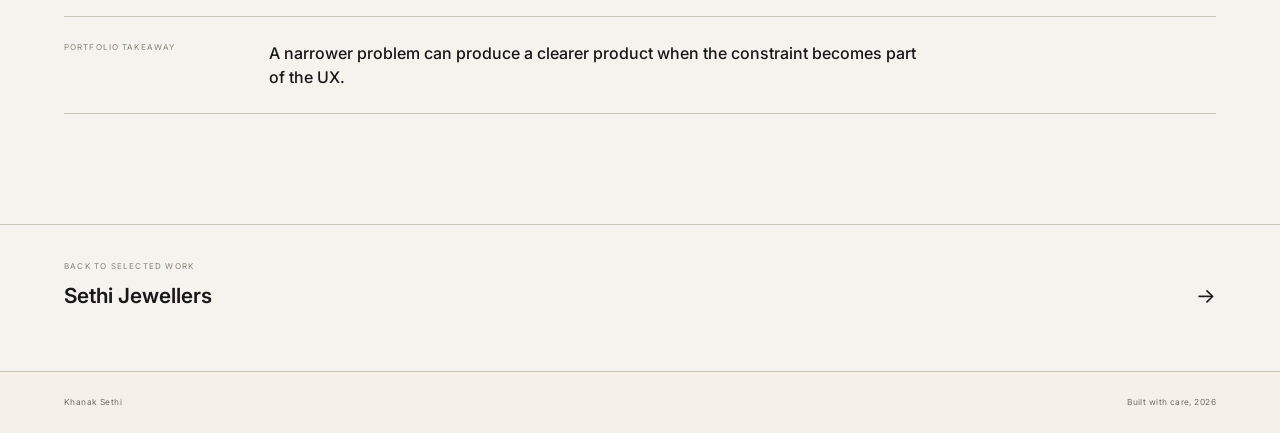
<file: projects/pecmate.html>
<!DOCTYPE html>
<html lang="en">
<head>
<meta charset="UTF-8">
<meta name="viewport" content="width=device-width, initial-scale=1.0">
<title>PECmate — Khanak Sethi</title>
<link rel="preconnect" href="https://fonts.googleapis.com">
<link rel="preconnect" href="https://fonts.gstatic.com" crossorigin>
<link href="https://fonts.googleapis.com/css2?family=Inter:wght@400;500;600;700&display=swap" rel="stylesheet">
<link rel="stylesheet" href="../css/style.css">
</head>
<body class="pecmate-case">
<header class="nav"><div class="wrap"><a class="name" href="../index.html">Khanak Sethi</a><ul><li><a href="../index.html#work">Work</a></li><li><a href="../index.html#about">About</a></li><li><a href="../index.html#contact">Contact</a></li></ul></div></header>

<main>
  <div class="wrap">
    <a class="cs-back" href="../index.html#work">&larr; All work</a>
    <div class="cs-header">
      <span class="cs-tag">UI/UX · Academic project · 5th semester</span>
      <h1>PECmate</h1>
      <p class="one-liner">A student-only carpooling concept for Punjab Engineering College, designed around verified community, recurring routes and the everyday friction of getting to campus.</p>
    </div>
    <div class="cs-meta">
      <div><span class="label">Role</span><span class="value">UI/UX Designer</span></div>
      <div><span class="label">Context</span><span class="value">B.Des design project · PEC</span></div>
      <div><span class="label">Tools</span><span class="value">Figma · visual exploration</span></div>
      <div><span class="label">Team</span><span class="value">Academic team project</span></div>
    </div>
    <div class="cs-hero-image cs-contain" style="background-image:url('../images/pecmate-hero.png');"></div>
  </div>

  <section class="cs-section cs-lead">
    <div class="cs-kicker">01 / THE CONTEXT</div>
    <h2>Campus mobility was the starting point — trust became the product question.</h2>
    <p>The project began with everyday problems around commuting to PEC: private vehicles, parking pressure, fuel costs, traffic and the lack of a centralized student-only way to coordinate rides. The design brief was to explore a safer, more relevant alternative for the campus community.</p>
  </section>

  <section class="pec-evidence-band">
    <div class="cs-section">
      <div class="cs-kicker">RESEARCH SNAPSHOT</div>
      <div class="pec-research-grid">
        <div>
          <strong>4,000+</strong><span>PEC students</span>
        </div>
        <div>
          <strong>8–15 km</strong><span>typical commute distance used in the project</span>
        </div>
        <div>
          <strong>₹150–₹250</strong><span>estimated daily fuel cost per student</span>
        </div>
      </div>
      <p class="pec-source-note">Project research estimates from the semester study; figures are used here as design context rather than validated live campus statistics.</p>
    </div>
  </section>

  <section class="cs-section">
    <div class="cs-kicker">02 / WHAT THE RESEARCH CHANGED</div>
    <div class="cs-split pec-split">
      <div><h2>Students did not just need a cheaper ride.</h2></div>
      <div>
        <p>The survey highlighted reduced travel cost as a major motivation, but also surfaced concerns around schedule mismatch, pickup/drop-off convenience and sharing rides with unfamiliar people.</p>
        <p>That shifted the concept toward a closed PEC community, visible ride context and flexible coordination — rather than simply recreating a public ridesharing marketplace.</p>
      </div>
    </div>
    <div class="pec-document"><img src="../images/pecmate/survey.png" alt="Survey charts from the PECmate project"></div>
  </section>

  <section class="cs-section pec-competitive">
    <div class="cs-kicker">03 / POSITIONING</div>
    <div class="cs-split">
      <div><h2>Build for one campus, not everyone.</h2></div>
      <div>
        <p>The project compared PECmate with general-purpose ridesharing and public transport. The differentiator was not on-demand scale; it was relevance to a known student community, shared routes and lower shared travel cost.</p>
      </div>
    </div>
    <div class="pec-document"><img src="../images/pecmate/competitor.png" alt="PECmate competitor analysis"></div>
  </section>

  <section class="cs-section pec-manual">
    <div class="cs-kicker">04 / MANUAL VISUAL EXPLORATION</div>
    <h2>The identity started on paper before it became a product mark.</h2>
    <p>Five early logo directions explored different ways to combine the car, route and PEC identity. The exploration was then refined through variations in colour, form and wordmark treatment before arriving at the final mark.</p>
    <div class="pec-logo-grid">
      <figure><img src="../images/pecmate/logo-sketch-1.png" alt="PECmate logo exploration one"></figure>
      <figure><img src="../images/pecmate/logo-sketch-2.png" alt="PECmate logo exploration two"></figure>
      <figure><img src="../images/pecmate/logo-sketch-3.png" alt="PECmate logo exploration three"></figure>
      <figure><img src="../images/pecmate/logo-sketch-4.png" alt="PECmate logo exploration four"></figure>
      <figure><img src="../images/pecmate/logo-sketch-5.png" alt="PECmate logo exploration five"></figure>
    </div>
    <div class="pec-logo-refine">
      <div>
        <span class="pec-mini-label">REFINEMENT</span>
        <p>After the initial directions, the selected car + route idea was explored through multiple colour and lockup variations.</p>
      </div>
      <div class="pec-variation-strip">
        <img src="../images/pecmate/logo-variation-1.png" alt="">
        <img src="../images/pecmate/logo-variation-2.png" alt="">
        <img src="../images/pecmate/logo-variation-3.png" alt="">
        <img src="../images/pecmate/logo-variation-4.png" alt="">
        <img src="../images/pecmate/logo-variation-5.png" alt="">
      </div>
    </div>
    <div class="pec-final-logo">
      <span class="pec-mini-label">FINAL MARK</span>
      <img src="../images/pecmate/logo-final.png" alt="Final PECmate logo">
    </div>
  </section>

  <section class="cs-section">
    <div class="cs-kicker">05 / DEFINING THE EXPERIENCE</div>
    <h2>Two sides of the same commute.</h2>
    <p>The flow had to support both sides of the exchange: a student looking for a ride and a student offering one. The wider project flow covers verification, profile setup, ride search, ride creation, scheduling, ride management and messaging.</p>
    <div class="pec-document"><img src="../images/pecmate/user-flow.png" alt="PECmate user flow"></div>
  </section>

  <section class="cs-section pec-journey-section">
    <div class="cs-kicker">06 / JOURNEY MAP</div>
    <div class="cs-split">
      <div><h2>Designing around the moments where trust can break.</h2></div>
      <div><p>The journey map surfaced skepticism during discovery, uncertainty during onboarding and coordination risks around delays, no-shows and pickup points. These became reasons to make verification, ride context and coordination visible in the interface.</p></div>
    </div>
    <div class="pec-document"><img src="../images/pecmate/journey.png" alt="PECmate customer journey map"></div>
  </section>

  <section class="cs-section">
    <div class="cs-kicker">07 / INTERFACE DESIGN</div>
    <h2>Turn the service logic into screens students can act on quickly.</h2>
    <p>The final interface explores the core journey from account creation to offering a ride, setting stop prices, waiting for a match, meeting the driver and handling cancellation.</p>
    <div class="pec-ui-grid">
      <figure><img src="../images/pecmate/pecmate-signup.png" alt="PECmate create account screen"><figcaption>Create account</figcaption></figure>
      <figure><img src="../images/pecmate/pecmate-publish.png" alt="PECmate publish a ride screen"><figcaption>Publish a ride</figcaption></figure>
      <figure><img src="../images/pecmate/pecmate-stop-prices.png" alt="PECmate enter stop prices screen"><figcaption>Set stop prices</figcaption></figure>
      <figure><img src="../images/pecmate/pecmate-waiting.png" alt="PECmate waiting screen"><figcaption>Ride matching</figcaption></figure>
      <figure><img src="../images/pecmate/pecmate-meet-driver.png" alt="PECmate meet driver screen"><figcaption>Meet the rider</figcaption></figure>
      <figure><img src="../images/pecmate/pecmate-cancel.png" alt="PECmate ride cancellation screen"><figcaption>Cancellation</figcaption></figure>
    </div>
  </section>

  <section class="cs-section cs-outcome">
    <div class="cs-kicker">08 / REFLECTION</div>
    <h2>A campus constraint became the strongest product decision.</h2>
    <p>PECmate is intentionally scoped to a specific community. Working within one campus allowed trust, recurring routes, familiar pickup points and student verification to become part of the product logic rather than add-on features.</p>
    <div class="cs-callout"><span>Portfolio takeaway</span><strong>A narrower problem can produce a clearer product when the constraint becomes part of the UX.</strong></div>
  </section>

  <a class="cs-nextproject" href="sethi-jewellers.html"><div><div class="label">Back to selected work</div><div class="title">Sethi Jewellers</div></div><span>&rarr;</span></a>
</main>
<footer class="site-footer"><span>Khanak Sethi</span><span>Built with care, 2026</span></footer>
</body>
</html>
</file>
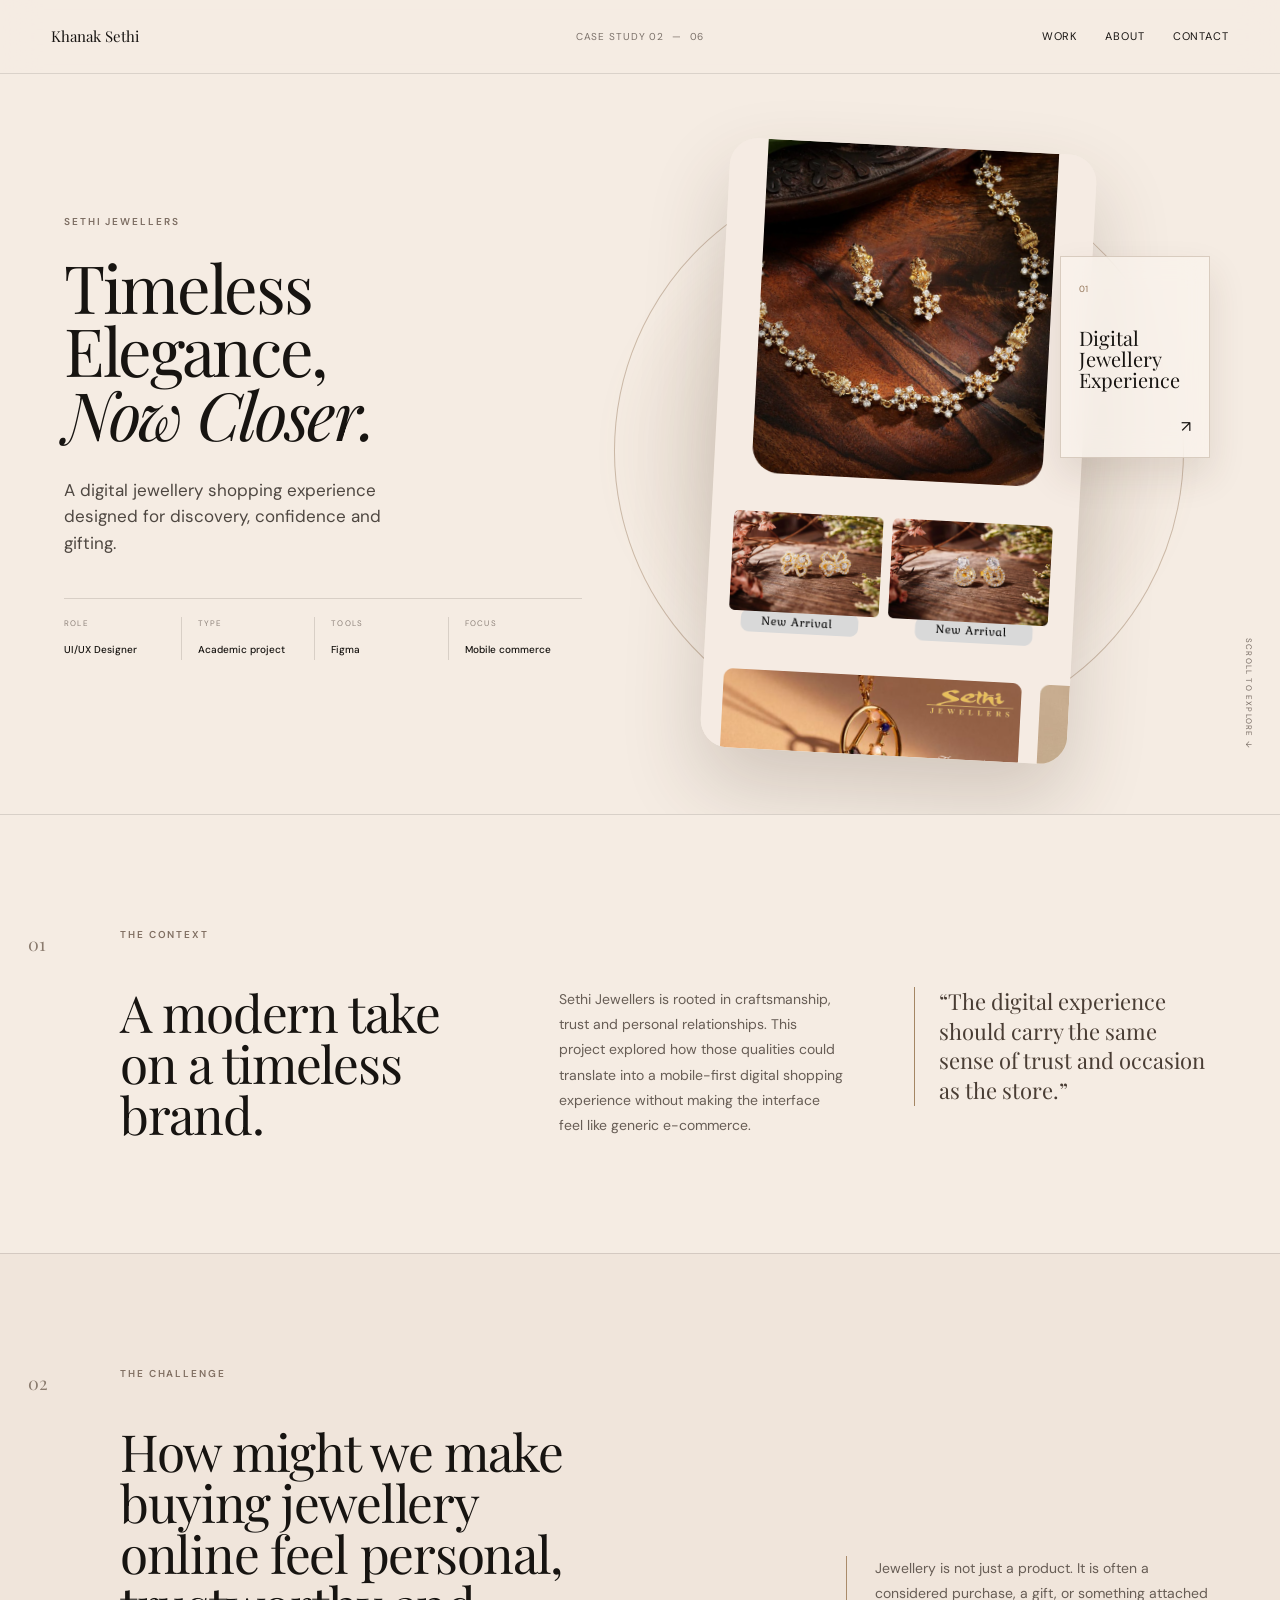
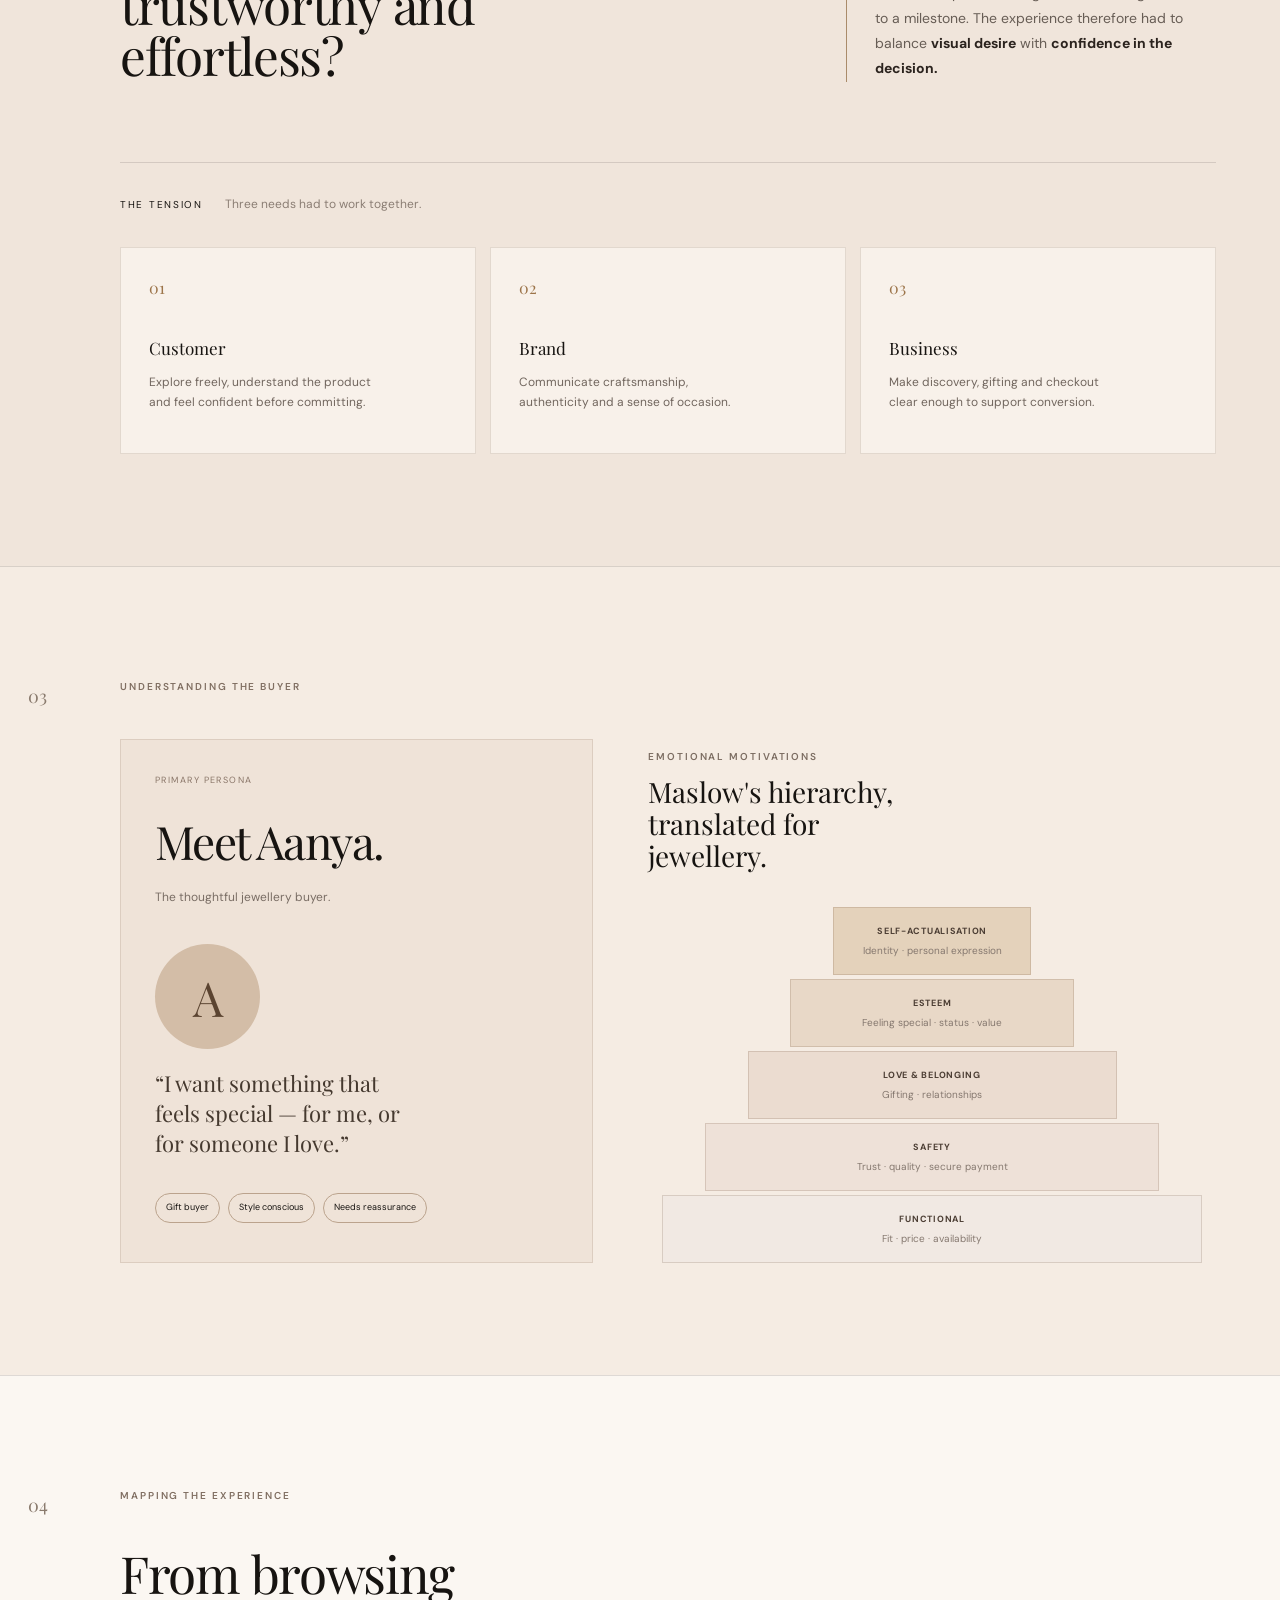
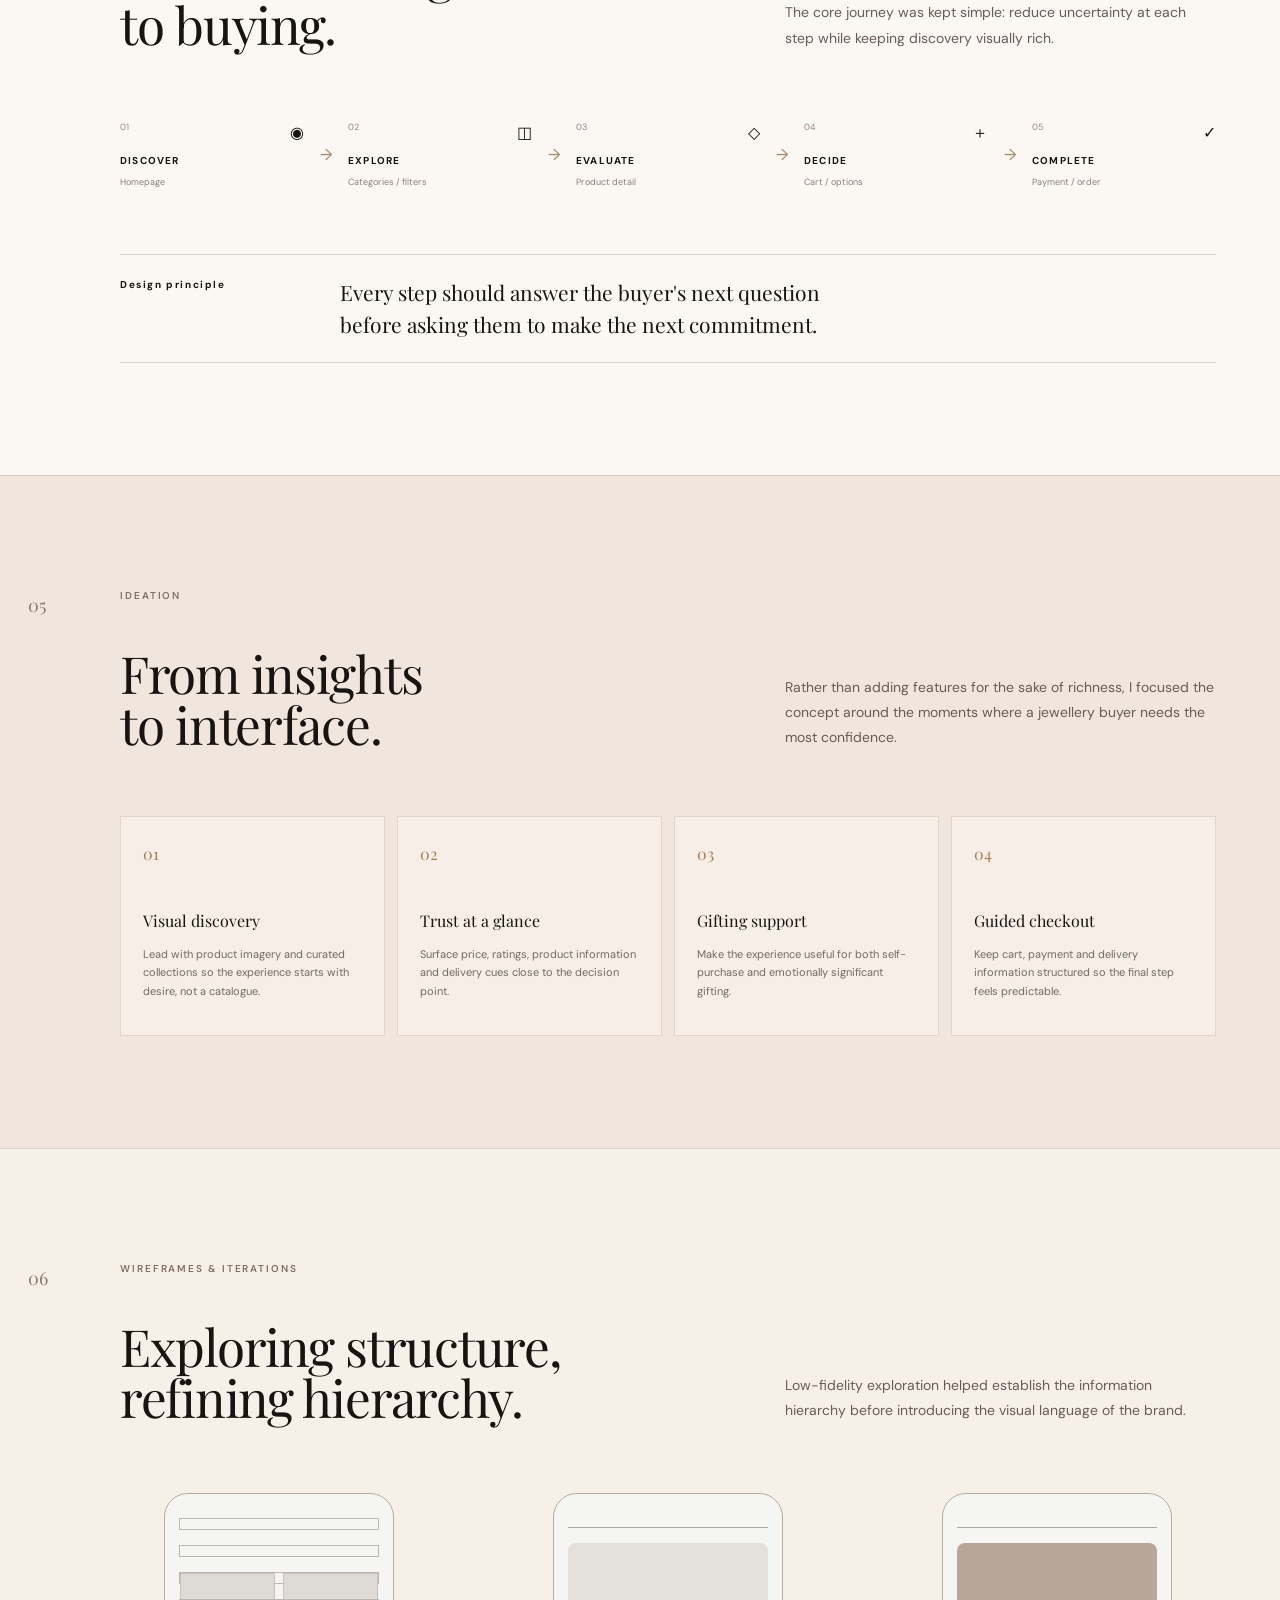
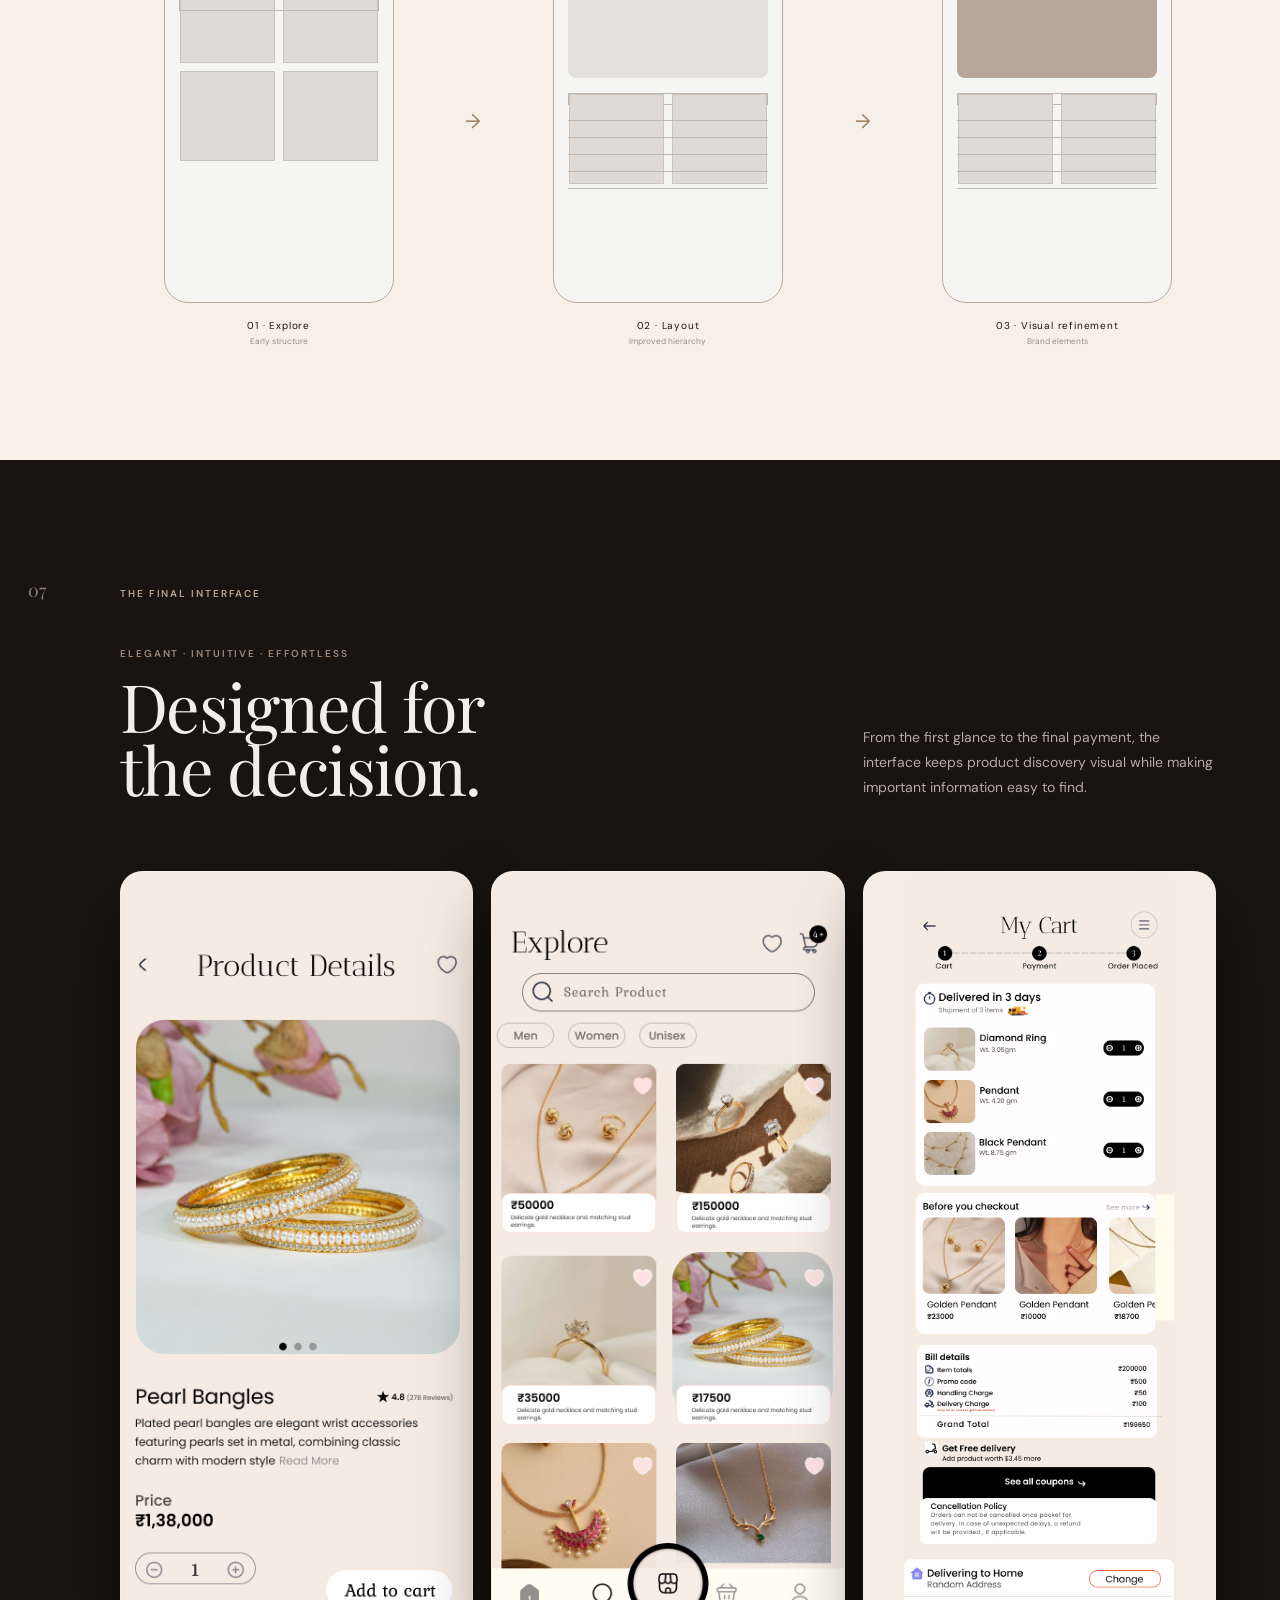
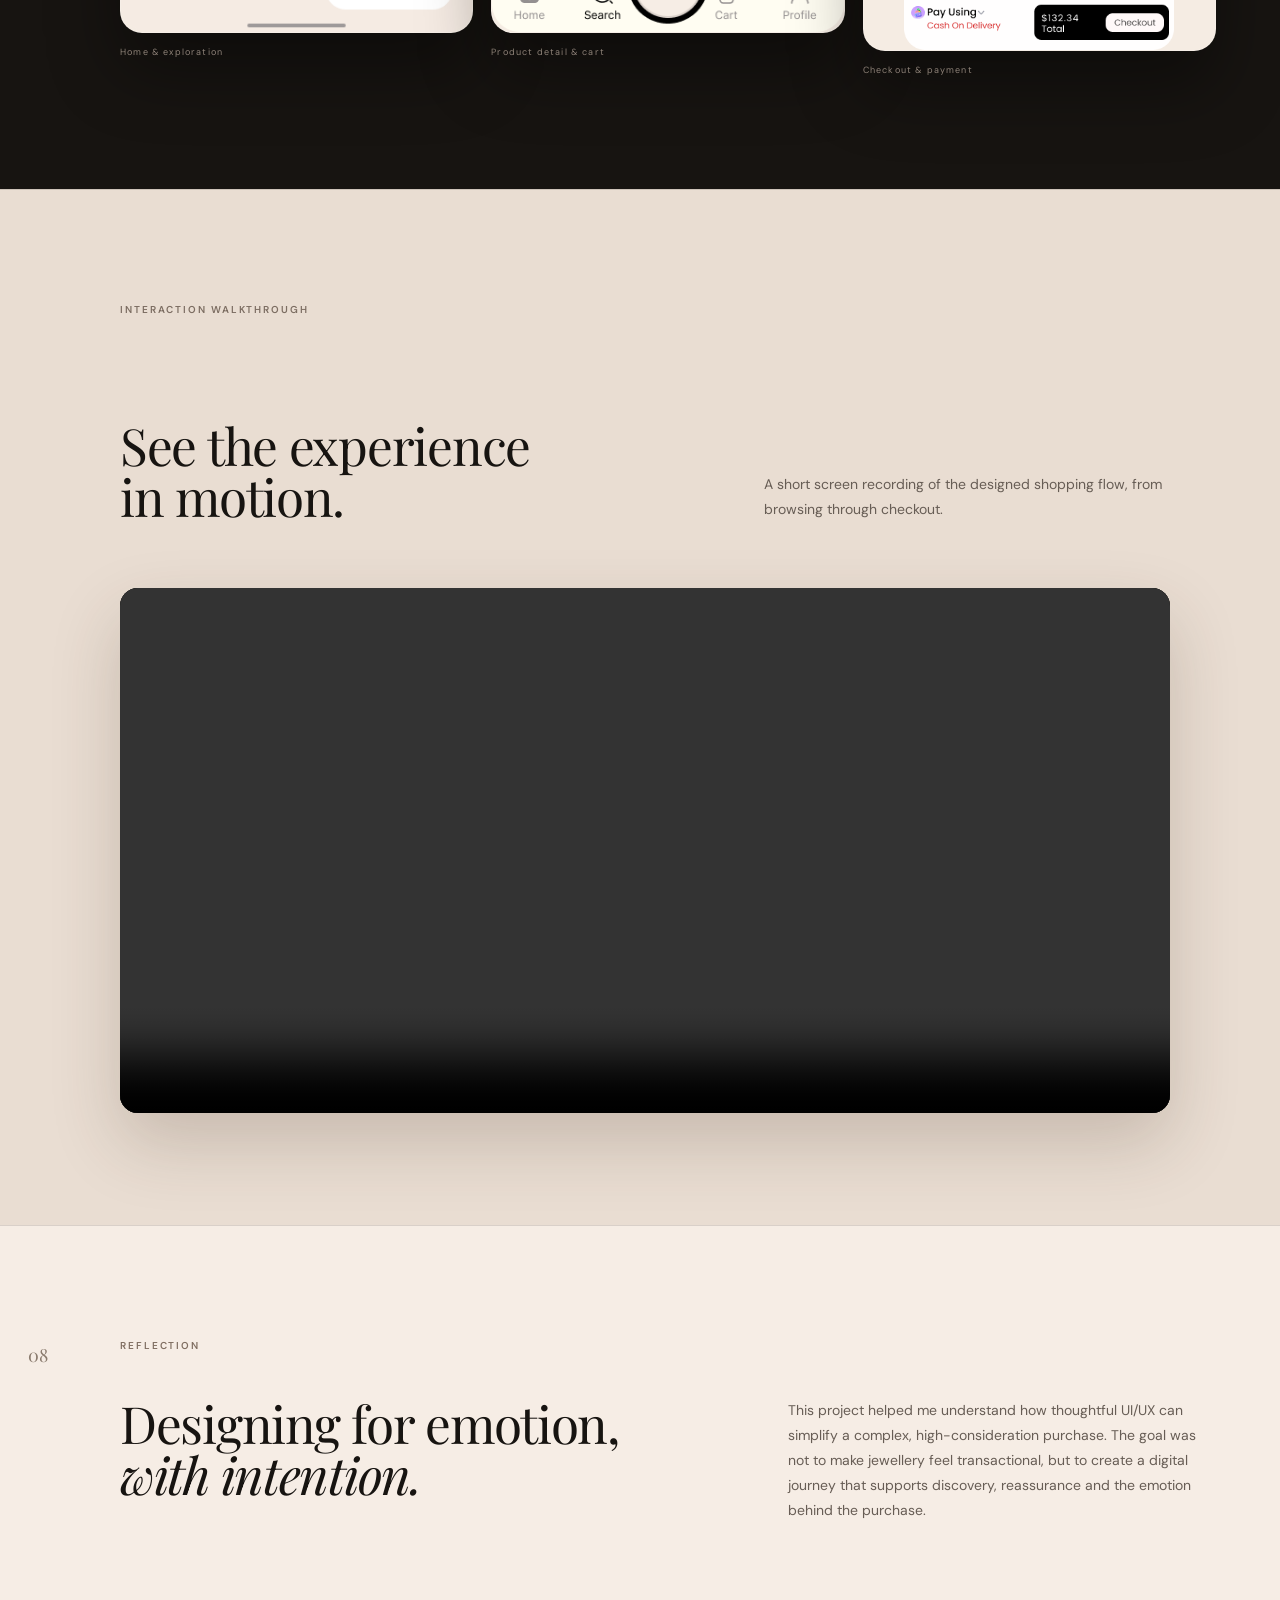
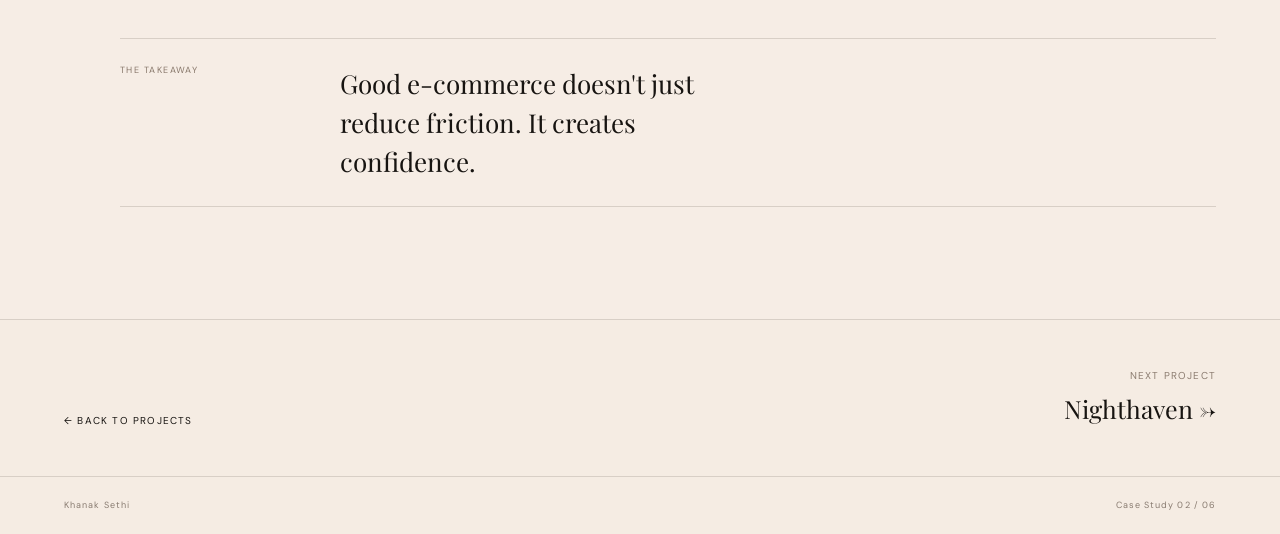
<file: projects/sethi-jewellers.html>
<!DOCTYPE html>
<html lang="en">
<head>
<meta charset="UTF-8">
<meta name="viewport" content="width=device-width, initial-scale=1.0">
<title>Sethi Jewellers — Khanak Sethi</title>
<link rel="preconnect" href="https://fonts.googleapis.com">
<link rel="preconnect" href="https://fonts.gstatic.com" crossorigin>
<link href="https://fonts.googleapis.com/css2?family=DM+Sans:wght@400;500;600&family=Playfair+Display:ital,wght@0,400;0,500;1,400&display=swap" rel="stylesheet">
<link rel="stylesheet" href="../css/style.css">
</head>
<body class="sethi-case">
<div class="sethi-progress"></div>
<header class="sethi-nav">
  <a href="../index.html">Khanak Sethi</a>
  <div class="sethi-nav-center">CASE STUDY 02 &nbsp;—&nbsp; 06</div>
  <nav><a href="../index.html#work">Work</a><a href="../index.html#about">About</a><a href="../index.html#contact">Contact</a></nav>
</header>

<main>
<section class="sethi-hero">
  <div class="sethi-hero-copy">
    <p class="sethi-kicker">SETHI JEWELLERS</p>
    <h1>Timeless<br>Elegance,<br><em>Now Closer.</em></h1>
    <p class="sethi-dek">A digital jewellery shopping experience designed for discovery, confidence and gifting.</p>
    <div class="sethi-meta">
      <div><span>ROLE</span><b>UI/UX Designer</b></div>
      <div><span>TYPE</span><b>Academic project</b></div>
      <div><span>TOOLS</span><b>Figma</b></div>
      <div><span>FOCUS</span><b>Mobile commerce</b></div>
    </div>
  </div>
  <div class="sethi-hero-art">
    <div class="sethi-glow"></div>
    <div class="sethi-jewel-orbit"></div>
    <img class="sethi-hero-photo" src="../images/sethi-hero.png" alt="Sethi Jewellers mobile interface">
    <div class="sethi-float-card"><span>01</span><strong>Digital<br>Jewellery<br>Experience</strong><i>↗</i></div>
  </div>
  <div class="sethi-scroll">SCROLL TO EXPLORE ↓</div>
</section>

<section class="sethi-section sethi-intro">
  <div class="sethi-section-no">01</div>
  <div class="sethi-section-label">THE CONTEXT</div>
  <div class="sethi-intro-grid">
    <h2>A modern take<br>on a timeless brand.</h2>
    <p>Sethi Jewellers is rooted in craftsmanship, trust and personal relationships. This project explored how those qualities could translate into a mobile-first digital shopping experience without making the interface feel like generic e-commerce.</p>
    <div class="sethi-quote">“The digital experience should carry the same sense of trust and occasion as the store.”</div>
  </div>
</section>

<section class="sethi-section sethi-challenge">
  <div class="sethi-section-no">02</div>
  <div class="sethi-section-label">THE CHALLENGE</div>
  <div class="sethi-challenge-grid">
    <div><h2>How might we make buying jewellery online feel personal, trustworthy and effortless?</h2></div>
    <div class="sethi-challenge-copy"><p>Jewellery is not just a product. It is often a considered purchase, a gift, or something attached to a milestone. The experience therefore had to balance <b>visual desire</b> with <b>confidence in the decision.</b></p></div>
  </div>
  <div class="sethi-tension-head"><span>THE TENSION</span><p>Three needs had to work together.</p></div>
  <div class="sethi-tension">
    <article><span>01</span><h3>Customer</h3><p>Explore freely, understand the product and feel confident before committing.</p></article>
    <article><span>02</span><h3>Brand</h3><p>Communicate craftsmanship, authenticity and a sense of occasion.</p></article>
    <article><span>03</span><h3>Business</h3><p>Make discovery, gifting and checkout clear enough to support conversion.</p></article>
  </div>
</section>

<section class="sethi-section sethi-buyer">
  <div class="sethi-section-no">03</div>
  <div class="sethi-section-label">UNDERSTANDING THE BUYER</div>
  <div class="sethi-buyer-grid">
    <div class="sethi-persona-card">
      <div class="persona-number">PRIMARY PERSONA</div>
      <h2>Meet Aanya.</h2>
      <p class="persona-role">The thoughtful jewellery buyer.</p>
      <div class="persona-avatar">A</div>
      <blockquote>“I want something that feels special — for me, or for someone I love.”</blockquote>
      <div class="persona-tags"><span>Gift buyer</span><span>Style conscious</span><span>Needs reassurance</span></div>
    </div>
    <div class="sethi-maslow">
      <div class="mini-label">EMOTIONAL MOTIVATIONS</div>
      <h3>Maslow's hierarchy, translated for jewellery.</h3>
      <div class="maslow-pyramid">
        <div class="m5"><b>SELF-ACTUALISATION</b><span>Identity · personal expression</span></div>
        <div class="m4"><b>ESTEEM</b><span>Feeling special · status · value</span></div>
        <div class="m3"><b>LOVE & BELONGING</b><span>Gifting · relationships</span></div>
        <div class="m2"><b>SAFETY</b><span>Trust · quality · secure payment</span></div>
        <div class="m1"><b>FUNCTIONAL</b><span>Fit · price · availability</span></div>
      </div>
    </div>
  </div>
</section>

<section class="sethi-section sethi-journey">
  <div class="sethi-section-no">04</div>
  <div class="sethi-section-label">MAPPING THE EXPERIENCE</div>
  <div class="sethi-journey-head"><h2>From browsing<br>to buying.</h2><p>The core journey was kept simple: reduce uncertainty at each step while keeping discovery visually rich.</p></div>
  <div class="journey-flow">
    <div><span>01</span><i>◉</i><b>DISCOVER</b><small>Homepage</small></div><em>→</em>
    <div><span>02</span><i>◫</i><b>EXPLORE</b><small>Categories / filters</small></div><em>→</em>
    <div><span>03</span><i>◇</i><b>EVALUATE</b><small>Product detail</small></div><em>→</em>
    <div><span>04</span><i>＋</i><b>DECIDE</b><small>Cart / options</small></div><em>→</em>
    <div><span>05</span><i>✓</i><b>COMPLETE</b><small>Payment / order</small></div>
  </div>
  <div class="journey-insight"><strong>Design principle</strong><span>Every step should answer the buyer's next question before asking them to make the next commitment.</span></div>
</section>

<section class="sethi-section sethi-ideation">
  <div class="sethi-section-no">05</div>
  <div class="sethi-section-label">IDEATION</div>
  <div class="sethi-ideation-head"><h2>From insights<br>to interface.</h2><p>Rather than adding features for the sake of richness, I focused the concept around the moments where a jewellery buyer needs the most confidence.</p></div>
  <div class="idea-grid">
    <article><span>01</span><h3>Visual discovery</h3><p>Lead with product imagery and curated collections so the experience starts with desire, not a catalogue.</p></article>
    <article><span>02</span><h3>Trust at a glance</h3><p>Surface price, ratings, product information and delivery cues close to the decision point.</p></article>
    <article><span>03</span><h3>Gifting support</h3><p>Make the experience useful for both self-purchase and emotionally significant gifting.</p></article>
    <article><span>04</span><h3>Guided checkout</h3><p>Keep cart, payment and delivery information structured so the final step feels predictable.</p></article>
  </div>
</section>

<section class="sethi-section sethi-wireframes">
  <div class="sethi-section-no">06</div>
  <div class="sethi-section-label">WIREFRAMES & ITERATIONS</div>
  <div class="sethi-wire-head"><h2>Exploring structure,<br>refining hierarchy.</h2><p>Low-fidelity exploration helped establish the information hierarchy before introducing the visual language of the brand.</p></div>
  <div class="wireframe-strip">
    <figure><div class="wf-phone"><div></div><div></div><div class="wf-grid"><i></i><i></i><i></i><i></i></div><div></div></div><figcaption>01 · Explore<br><small>Early structure</small></figcaption></figure>
    <span class="wire-arrow">→</span>
    <figure><div class="wf-phone"><div class="wf-nav"></div><div class="wf-hero"></div><div class="wf-grid"><i></i><i></i></div><div class="wf-lines"></div></div><figcaption>02 · Layout<br><small>Improved hierarchy</small></figcaption></figure>
    <span class="wire-arrow">→</span>
    <figure><div class="wf-phone"><div class="wf-nav"></div><div class="wf-hero dark"></div><div class="wf-grid"><i></i><i></i></div><div class="wf-lines"></div></div><figcaption>03 · Visual refinement<br><small>Brand elements</small></figcaption></figure>
  </div>
</section>

<section class="sethi-final">
  <div class="sethi-section-no">07</div>
  <div class="sethi-section-label">THE FINAL INTERFACE</div>
  <div class="sethi-final-head"><div><p class="mini-label">ELEGANT · INTUITIVE · EFFORTLESS</p><h2>Designed for<br>the decision.</h2></div><p>From the first glance to the final payment, the interface keeps product discovery visual while making important information easy to find.</p></div>
  <div class="sethi-device-grid">
    <figure class="device-tall"><img src="../images/sethi-1.png" alt="Sethi Jewellers home and explore screens"><figcaption>Home & exploration</figcaption></figure>
    <figure class="device-tall"><img src="../images/sethi-2.png" alt="Sethi Jewellers product detail and cart screens"><figcaption>Product detail & cart</figcaption></figure>
    <figure class="device-tall"><img src="../images/sethi-3.png" alt="Sethi Jewellers checkout and payment screens"><figcaption>Checkout & payment</figcaption></figure>
  </div>
</section>

<section class="sethi-video-section">
  <div class="sethi-video-copy"><span class="mini-label">INTERACTION WALKTHROUGH</span><h2>See the experience<br>in motion.</h2><p>A short screen recording of the designed shopping flow, from browsing through checkout.</p></div>
  <div class="sethi-video-frame"><video controls playsinline muted preload="metadata"><source src="../images/sethi-walkthrough.mov" type="video/quicktime"><source src="../images/sethi-walkthrough.mov" type="video/mp4"></video></div>
</section>

<section class="sethi-reflection">
  <div class="sethi-section-no">08</div>
  <div class="sethi-section-label">REFLECTION</div>
  <div class="reflection-grid"><h2>Designing for emotion,<br><em>with intention.</em></h2><p>This project helped me understand how thoughtful UI/UX can simplify a complex, high-consideration purchase. The goal was not to make jewellery feel transactional, but to create a digital journey that supports discovery, reassurance and the emotion behind the purchase.</p><div class="reflection-card"><span>THE TAKEAWAY</span><strong>Good e-commerce doesn't just reduce friction. It creates confidence.</strong></div></div>
</section>

<section class="sethi-next"><a href="../index.html#work">← Back to projects</a><a href="nighthaven.html"><span>Next project</span><strong>Nighthaven →</strong></a></section>
</main>
<footer class="sethi-footer"><span>Khanak Sethi</span><span>Case Study 02 / 06</span></footer>
<script>
const bar=document.querySelector('.sethi-progress');
window.addEventListener('scroll',()=>{const h=document.documentElement.scrollHeight-innerHeight;bar.style.transform=`scaleX(${h>0?scrollY/h:0})`});
const obs=new IntersectionObserver(es=>es.forEach(e=>{if(e.isIntersecting)e.target.classList.add('is-visible')}),{threshold:.12});
document.querySelectorAll('.sethi-section,.sethi-final,.sethi-video-section,.sethi-reflection,.sethi-next').forEach(x=>obs.observe(x));
</script>
</body>
</html>
</file>
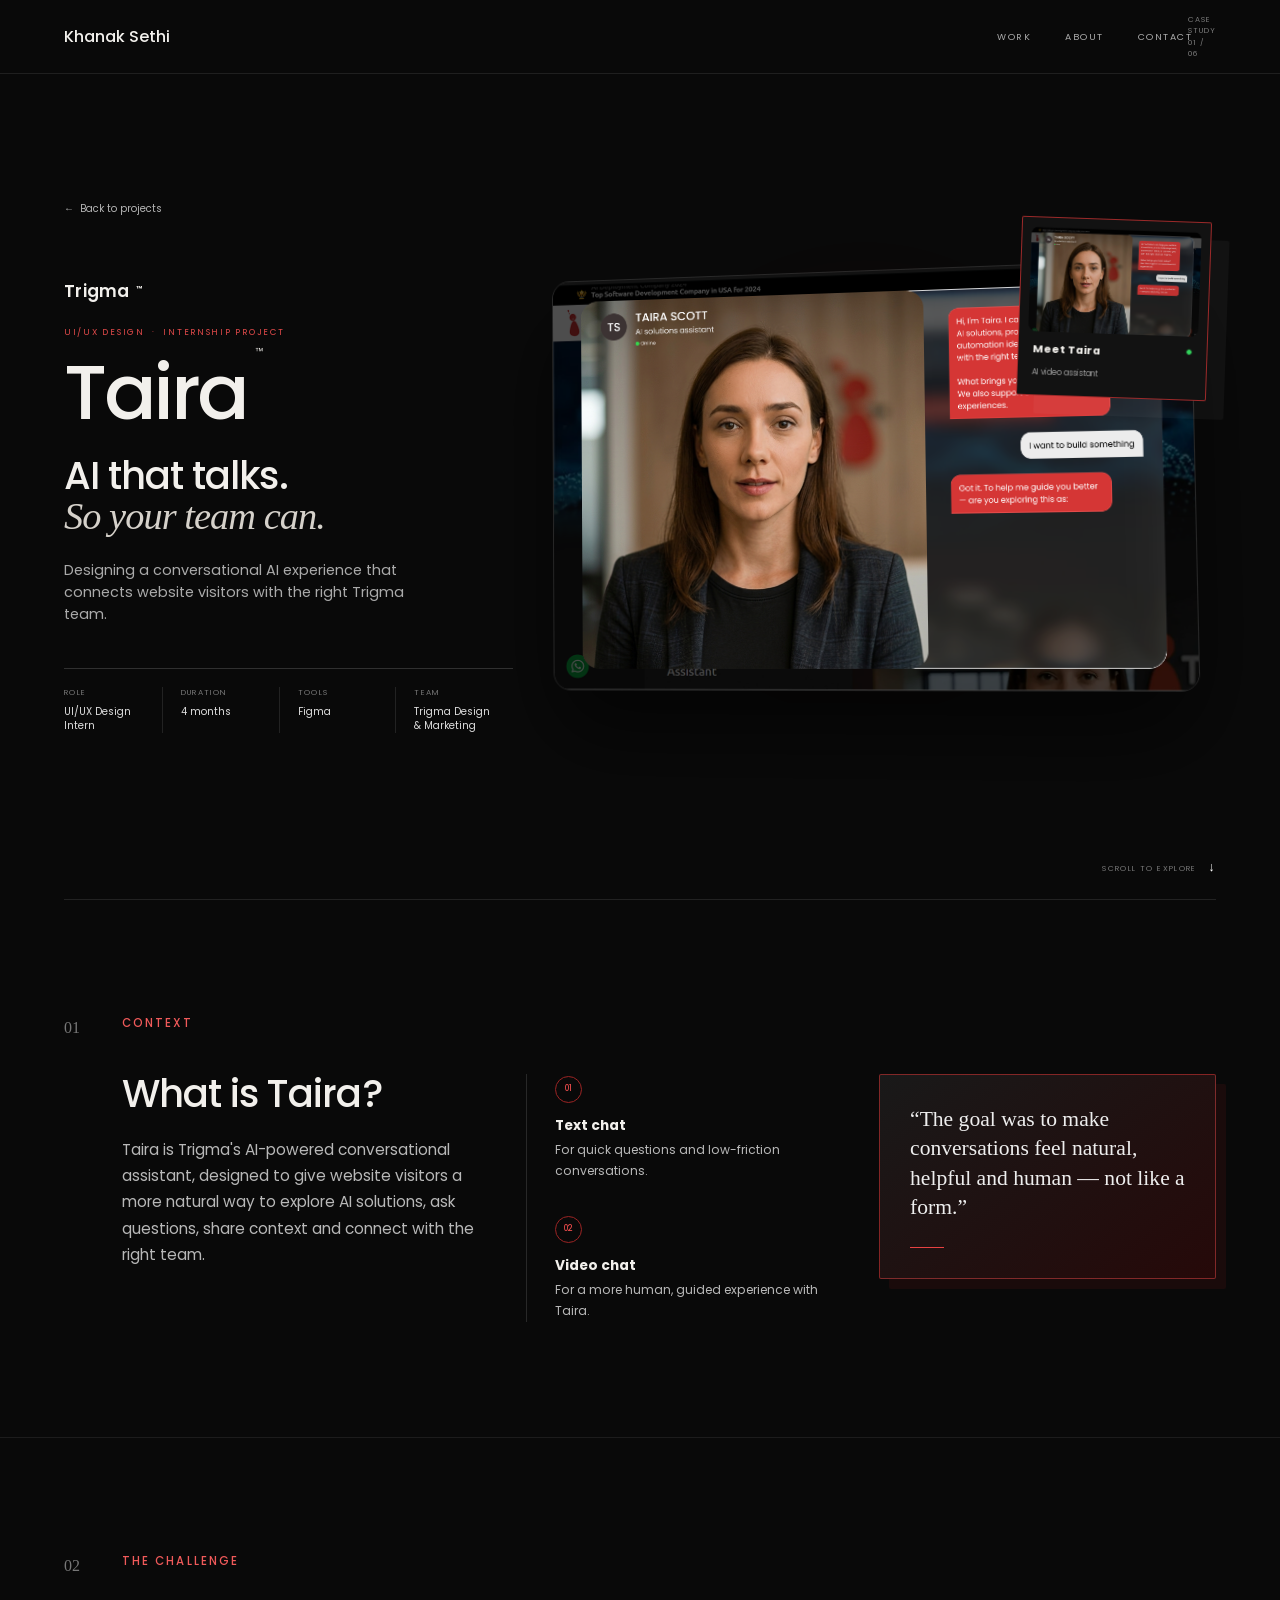
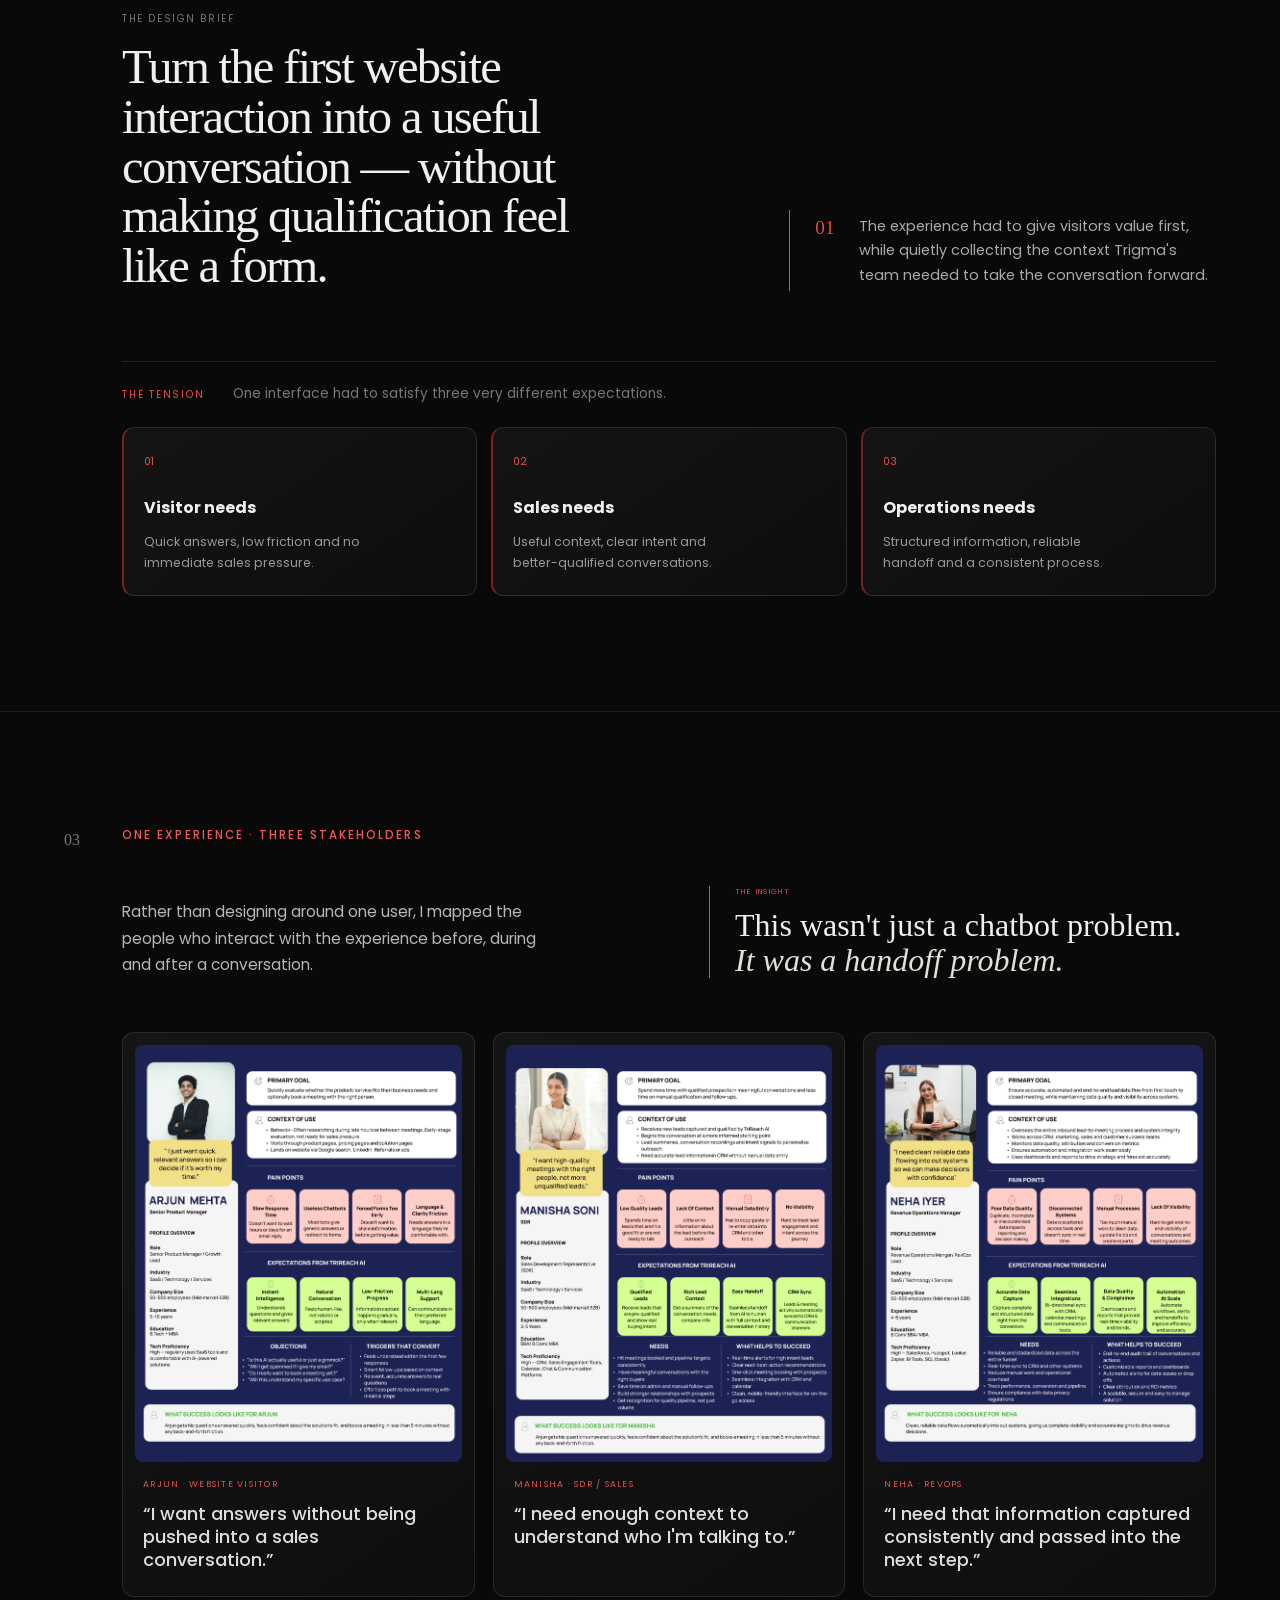
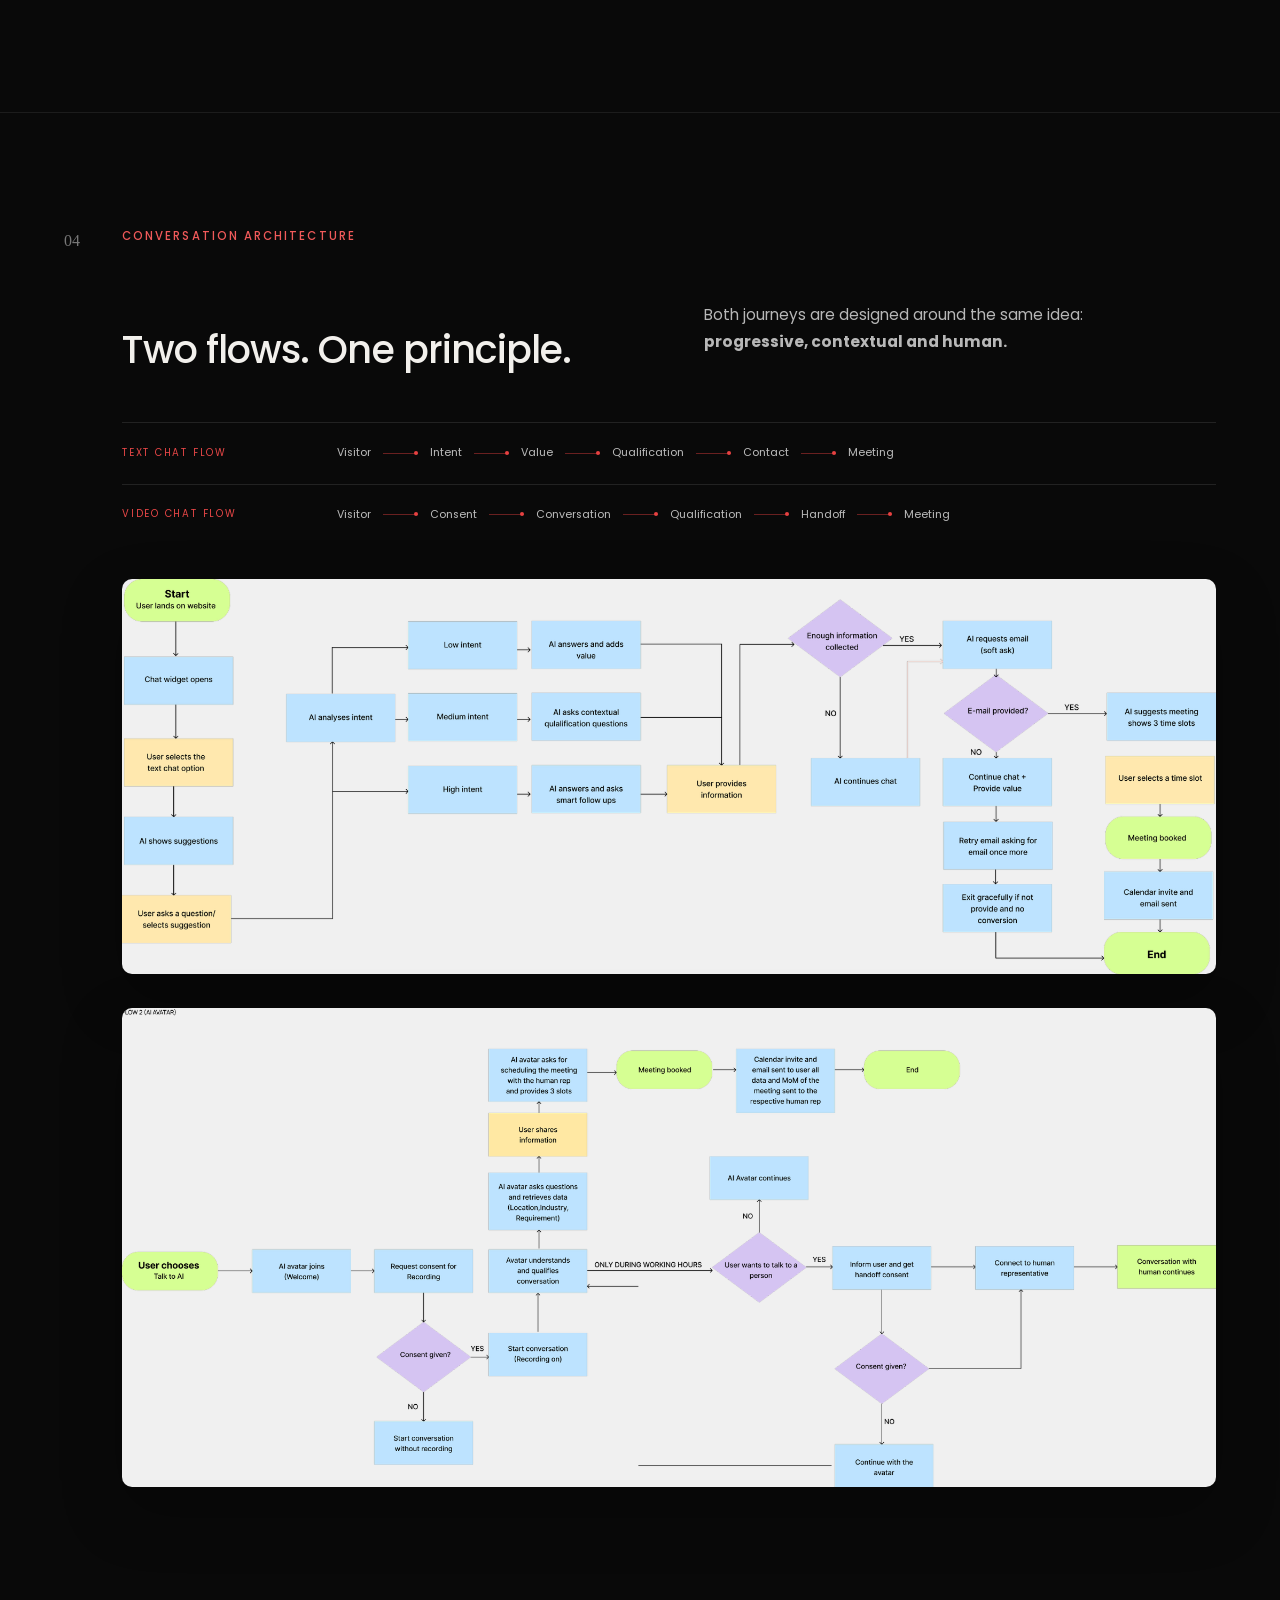
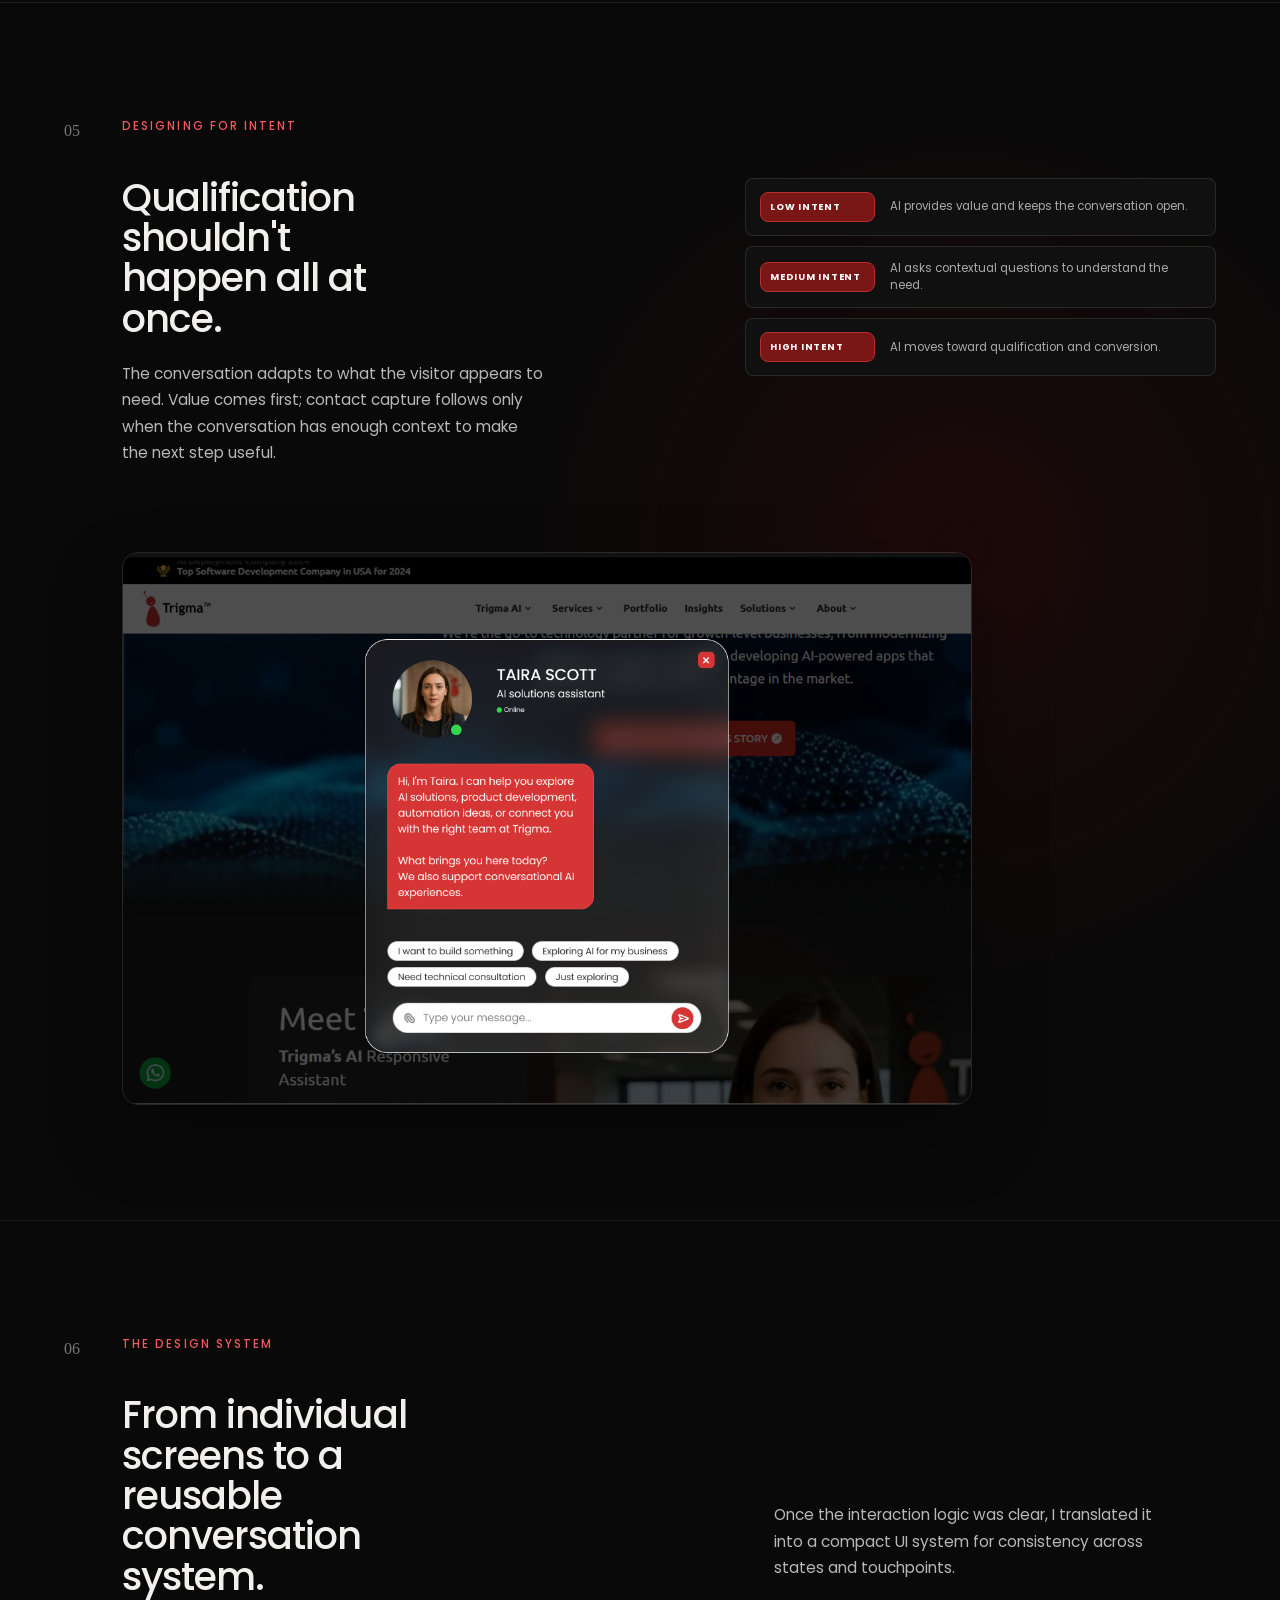
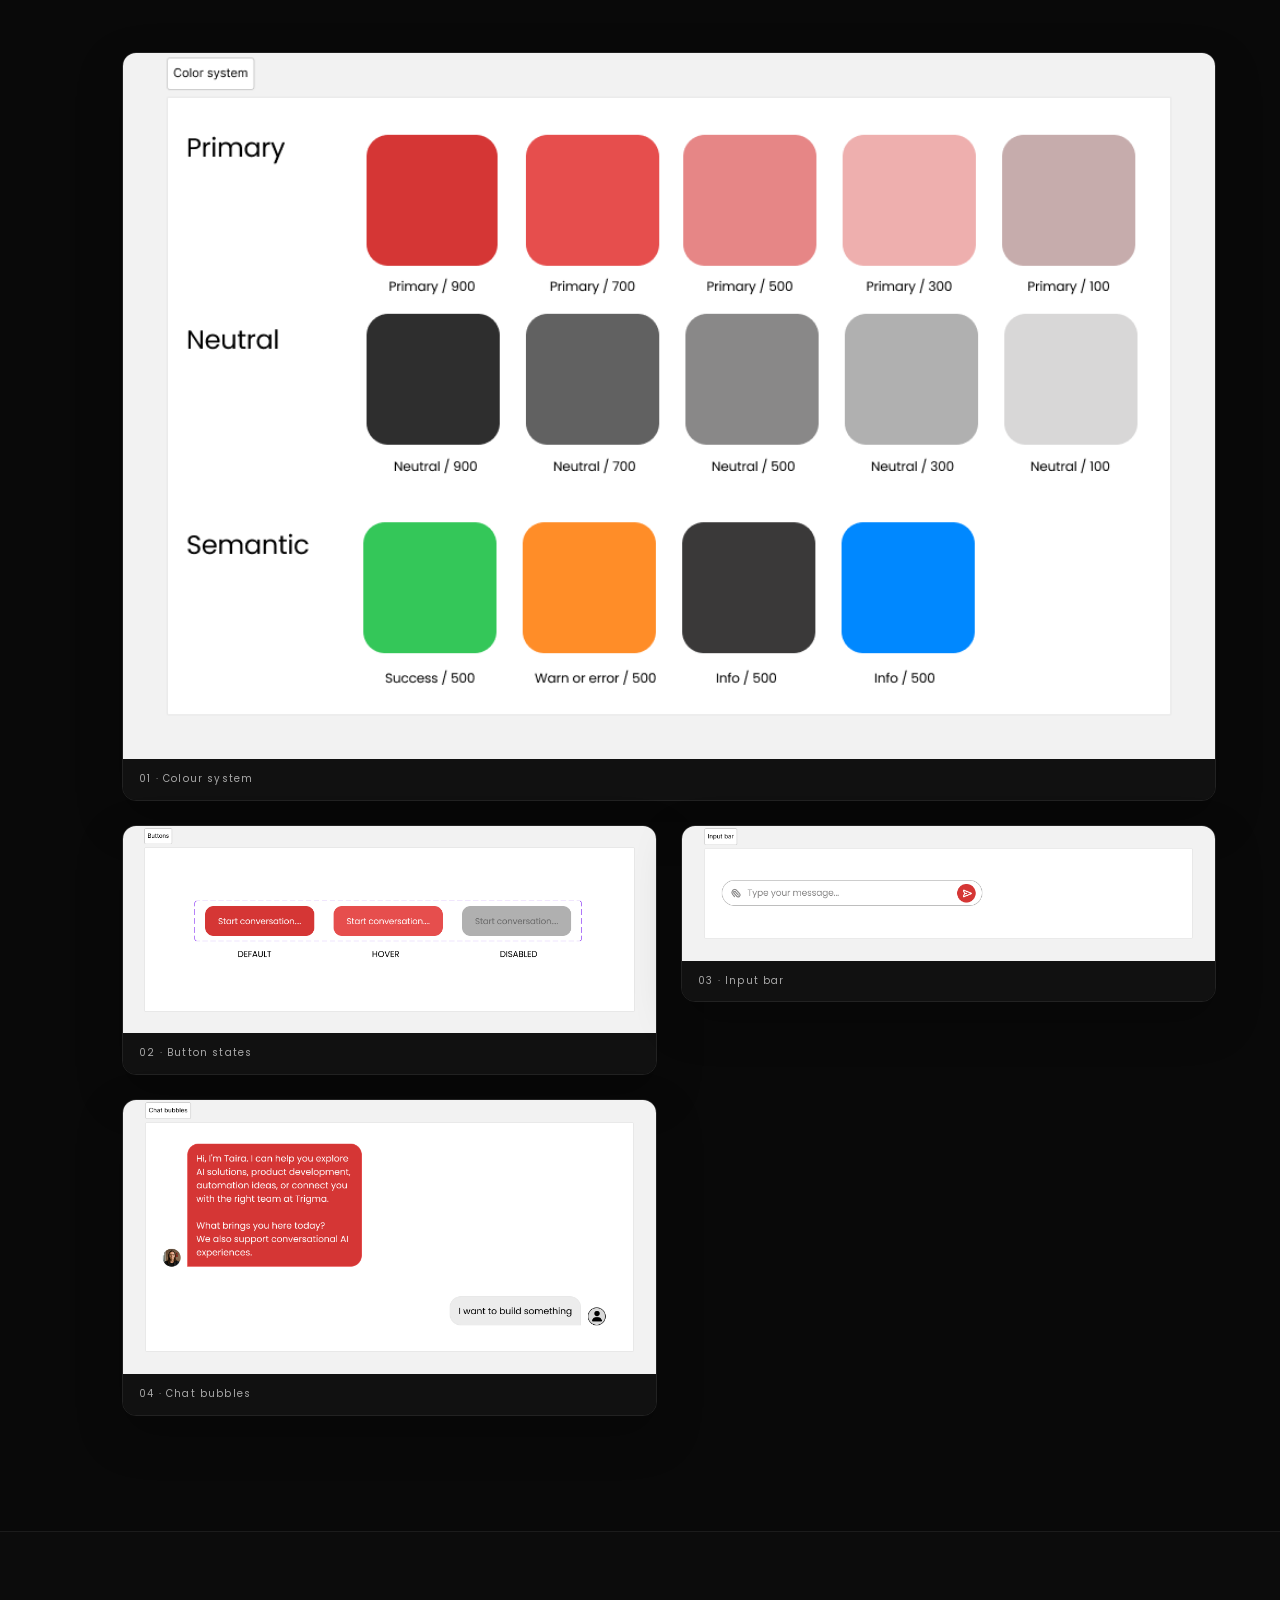
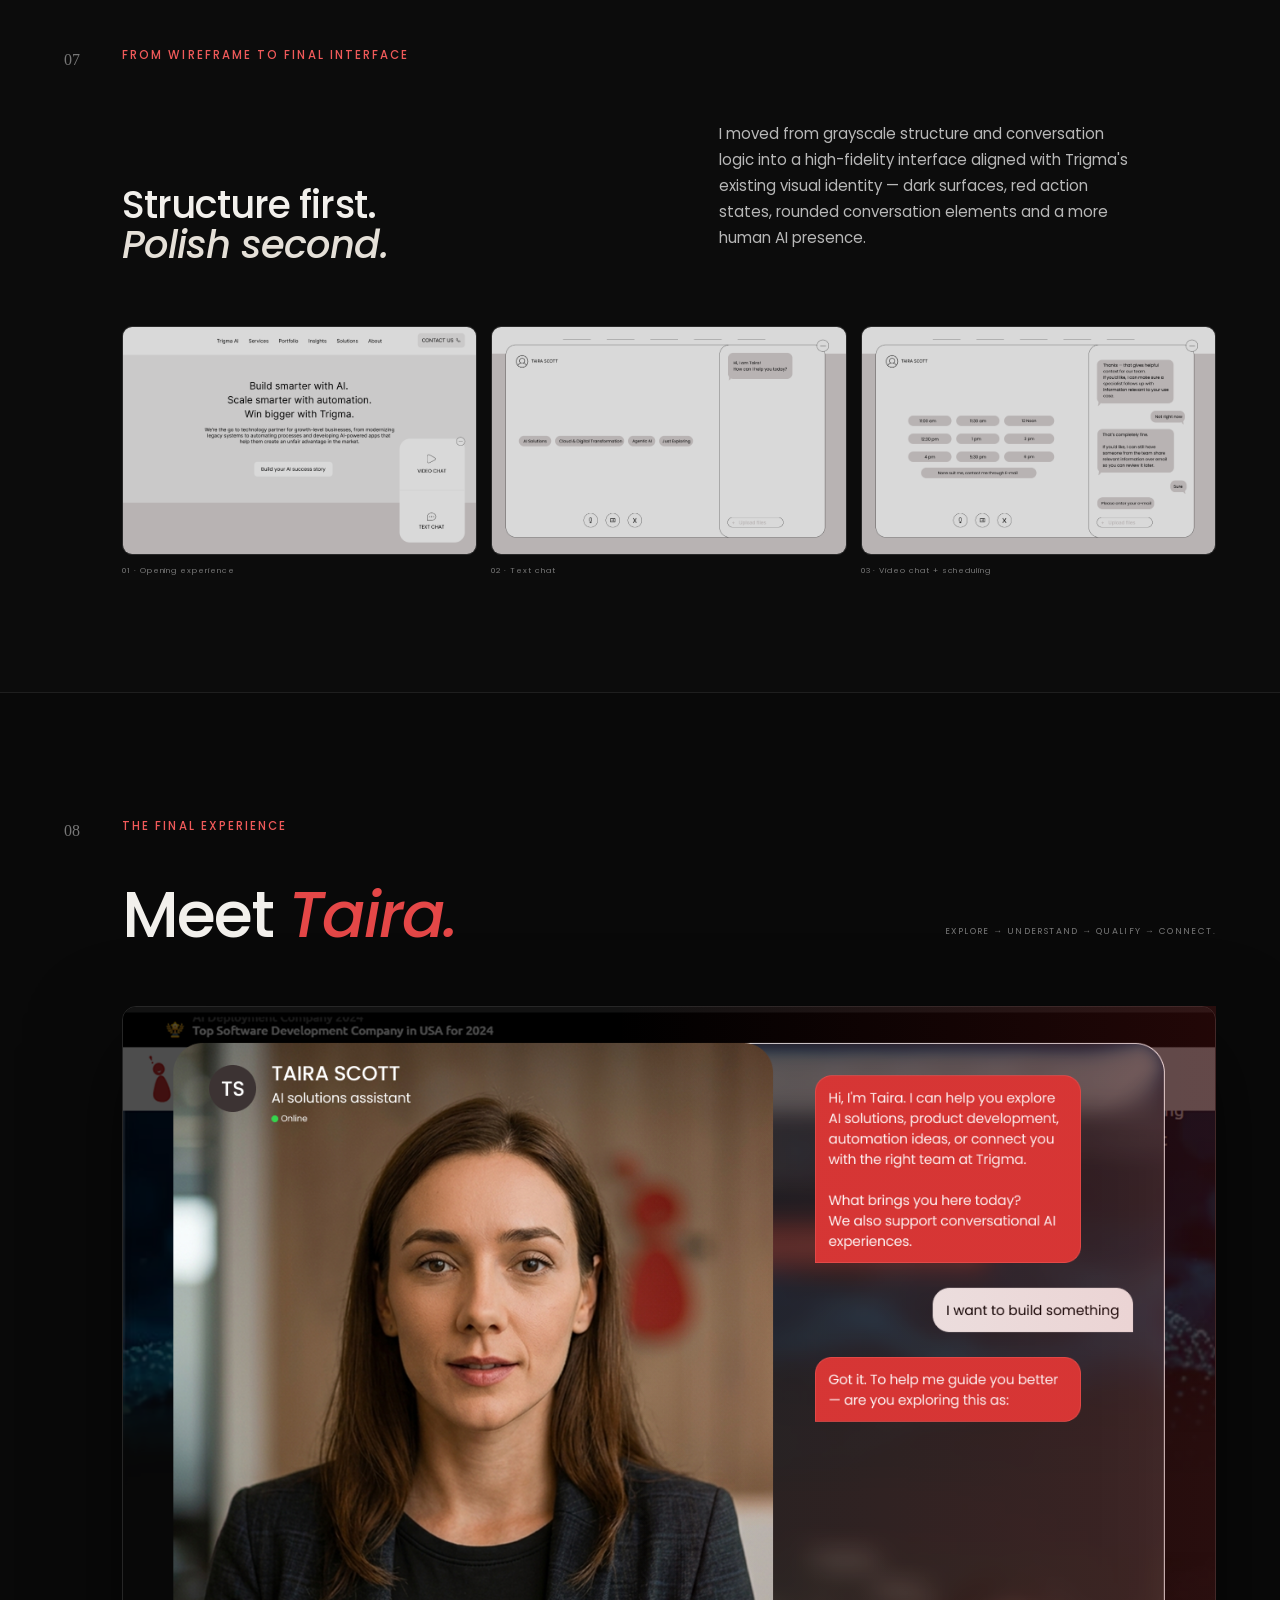
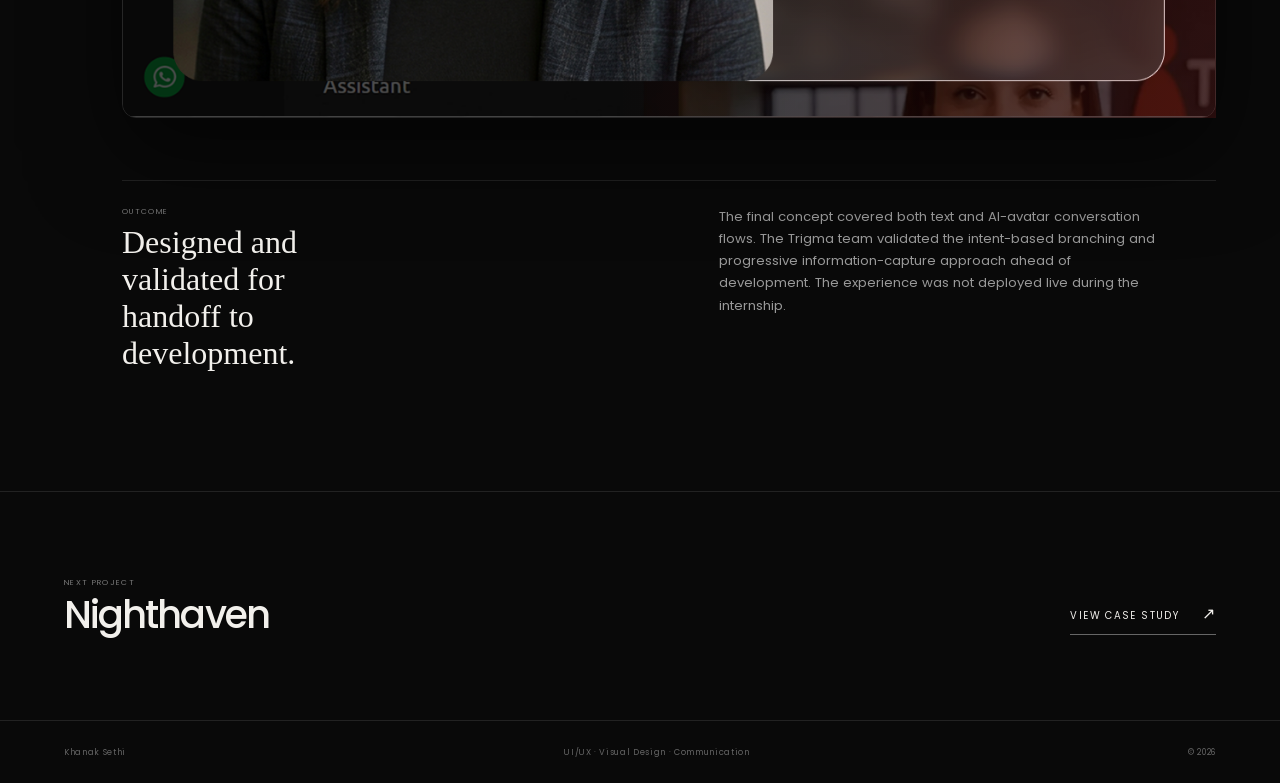
<file: projects/taira-trigma.html>
<!DOCTYPE html>
<html lang="en">
<head>
<meta charset="UTF-8">
<meta name="viewport" content="width=device-width, initial-scale=1.0">
<title>Taira — Trigma AI | Khanak Sethi</title>
<meta name="description" content="Case study for Taira, a conversational AI experience designed for Trigma's website by Khanak Sethi.">
<link rel="preconnect" href="https://fonts.googleapis.com">
<link rel="preconnect" href="https://fonts.gstatic.com" crossorigin>
<link href="https://fonts.googleapis.com/css2?family=Poppins:wght@400;500;600;700&display=swap" rel="stylesheet">
<link rel="stylesheet" href="../css/style.css">
</head>
<body class="taira-case">

<header class="taira-nav">
  <a href="../index.html" class="taira-brand">Khanak Sethi</a>
  <nav>
    <a href="../index.html#work">WORK</a>
    <a href="../index.html#about">ABOUT</a>
    <a href="../index.html#contact">CONTACT</a>
  </nav>
  <span class="taira-nav-note">CASE STUDY 01 / 06</span>
</header>

<main>
  <section class="taira-hero">
    <div class="taira-hero-copy">
      <a href="../index.html#work" class="taira-back">← &nbsp;Back to projects</a>
      <div class="taira-brandmark">Trigma <sup>™</sup></div>
      <p class="taira-kicker">UI/UX DESIGN &nbsp;·&nbsp; INTERNSHIP PROJECT</p>
      <h1>Taira<span>™</span></h1>
      <h2>AI that talks.<br><em>So your team can.</em></h2>
      <p class="taira-hero-desc">Designing a conversational AI experience that connects website visitors with the right Trigma team.</p>
      <div class="taira-meta-row">
        <div><small>ROLE</small><b>UI/UX Design Intern</b></div>
        <div><small>DURATION</small><b>4 months</b></div>
        <div><small>TOOLS</small><b>Figma</b></div>
        <div><small>TEAM</small><b>Trigma Design &amp; Marketing</b></div>
      </div>
    </div>
    <div class="taira-hero-visual">
      <div class="taira-red-glow"></div>
      <div class="taira-orbit"></div>
      <div class="taira-hero-screen">
        <img src="../images/taira/hero-video-chat.png" alt="Taira AI video chat interface">
      </div>
      <div class="taira-float-card">
        <span class="online-dot"></span>
        <img src="../images/taira/hero-video-chat.png" alt="Taira interface preview">
        <div><b>Meet Taira</b><small>AI video assistant</small></div>
      </div>
    </div>
    <div class="taira-scroll">SCROLL TO EXPLORE <span>↓</span></div>
  </section>

  <section class="taira-section taira-context">
    <div class="taira-section-no">01</div>
    <div class="taira-section-label">CONTEXT</div>
    <div class="taira-context-grid">
      <div>
        <h3>What is Taira?</h3>
        <p>Taira is Trigma's AI-powered conversational assistant, designed to give website visitors a more natural way to explore AI solutions, ask questions, share context and connect with the right team.</p>
      </div>
      <div class="taira-dual">
        <div><span>01</span><b>Text chat</b><p>For quick questions and low-friction conversations.</p></div>
        <div><span>02</span><b>Video chat</b><p>For a more human, guided experience with Taira.</p></div>
      </div>
      <blockquote>“The goal was to make conversations feel natural, helpful and human — not like a form.”<i></i></blockquote>
    </div>
  </section>

  <section class="taira-section taira-challenge">
    <div class="taira-section-no">02</div>
    <div class="taira-section-label">THE CHALLENGE</div>
    <div class="challenge-lead">
      <div>
        <p class="eyebrow-small">THE DESIGN BRIEF</p>
        <h3>Turn the first website interaction into a useful conversation — without making qualification feel like a form.</h3>
      </div>
      <div class="challenge-note"><span>01</span><p>The experience had to give visitors value first, while quietly collecting the context Trigma's team needed to take the conversation forward.</p></div>
    </div>
    <div class="tension-heading"><span>THE TENSION</span><p>One interface had to satisfy three very different expectations.</p></div>
    <div class="taira-tension">
      <div class="tension-card"><span>01</span><b>Visitor needs</b><p>Quick answers, low friction and no immediate sales pressure.</p></div>
      <div class="tension-card"><span>02</span><b>Sales needs</b><p>Useful context, clear intent and better-qualified conversations.</p></div>
      <div class="tension-card"><span>03</span><b>Operations needs</b><p>Structured information, reliable handoff and a consistent process.</p></div>
    </div>
  </section>

  <section class="taira-section taira-stakeholders">
    <div class="taira-section-no">03</div>
    <div class="taira-section-label">ONE EXPERIENCE · THREE STAKEHOLDERS</div>
    <div class="taira-stake-intro"><p>Rather than designing around one user, I mapped the people who interact with the experience before, during and after a conversation.</p><div class="insight"><small>THE INSIGHT</small><strong>This wasn't just a chatbot problem.<br><em>It was a handoff problem.</em></strong></div></div>
    <div class="persona-row">
      <article><div class="persona-img"><img src="../images/trigma-persona-arjun.png" alt="Arjun persona"></div><span>ARJUN · WEBSITE VISITOR</span><h4>“I want answers without being pushed into a sales conversation.”</h4></article>
      <article><div class="persona-img"><img src="../images/trigma-persona-manisha.png" alt="Manisha persona"></div><span>MANISHA · SDR / SALES</span><h4>“I need enough context to understand who I'm talking to.”</h4></article>
      <article><div class="persona-img"><img src="../images/trigma-persona-neha.png" alt="Neha persona"></div><span>NEHA · REVOPS</span><h4>“I need that information captured consistently and passed into the next step.”</h4></article>
    </div>
  </section>

  <section class="taira-section taira-architecture">
    <div class="taira-section-no">04</div>
    <div class="taira-section-label">CONVERSATION ARCHITECTURE</div>
    <div class="taira-architecture-head"><h3>Two flows. One principle.</h3><p>Both journeys are designed around the same idea: <strong>progressive, contextual and human.</strong></p></div>
    <div class="flow-strip"><div class="flow-title">TEXT CHAT FLOW</div><div class="flow-steps"><span>Visitor</span><i></i><span>Intent</span><i></i><span>Value</span><i></i><span>Qualification</span><i></i><span>Contact</span><i></i><span>Meeting</span></div></div>
    <div class="flow-strip"><div class="flow-title">VIDEO CHAT FLOW</div><div class="flow-steps"><span>Visitor</span><i></i><span>Consent</span><i></i><span>Conversation</span><i></i><span>Qualification</span><i></i><span>Handoff</span><i></i><span>Meeting</span></div></div>
    <div class="flow-full"><img src="../images/taira/text-flow.png" alt="Detailed text chat conversation flow"></div>
    <div class="flow-full"><img src="../images/taira/video-flow.png" alt="Detailed video chat conversation flow"></div>
  </section>

  <section class="taira-section taira-intent">
    <div class="taira-section-no">05</div>
    <div class="taira-section-label">DESIGNING FOR INTENT</div>
    <div class="intent-grid">
      <div><h3>Qualification shouldn't happen all at once.</h3><p>The conversation adapts to what the visitor appears to need. Value comes first; contact capture follows only when the conversation has enough context to make the next step useful.</p></div>
      <div class="intent-list">
        <div><b>LOW INTENT</b><span>AI provides value and keeps the conversation open.</span></div>
        <div><b>MEDIUM INTENT</b><span>AI asks contextual questions to understand the need.</span></div>
        <div><b>HIGH INTENT</b><span>AI moves toward qualification and conversion.</span></div>
      </div>
    </div>
    <div class="intent-visual"><img src="../images/taira/text-chat-modal.png" alt="Taira text chat modal showing intent suggestions"></div>
  </section>

  <section class="taira-section taira-system">
    <div class="taira-section-no">06</div>
    <div class="taira-section-label">THE DESIGN SYSTEM</div>
    <div class="system-head"><h3>From individual screens to a reusable conversation system.</h3><p>Once the interaction logic was clear, I translated it into a compact UI system for consistency across states and touchpoints.</p></div>
    <div class="system-grid">
      <figure><img src="../images/taira/color-system.png" alt="Taira color system"><figcaption>01 · Colour system</figcaption></figure>
      <figure><img src="../images/taira/buttons.png" alt="Taira button states"><figcaption>02 · Button states</figcaption></figure>
      <figure><img src="../images/taira/input-bar.png" alt="Taira input bar"><figcaption>03 · Input bar</figcaption></figure>
      <figure><img src="../images/taira/chat-bubbles.png" alt="Taira chat bubbles"><figcaption>04 · Chat bubbles</figcaption></figure>
    </div>
  </section>

  <section class="taira-section taira-evolution">
    <div class="taira-section-no">07</div>
    <div class="taira-section-label">FROM WIREFRAME TO FINAL INTERFACE</div>
    <div class="evolution-copy"><h3>Structure first.<br><em>Polish second.</em></h3><p>I moved from grayscale structure and conversation logic into a high-fidelity interface aligned with Trigma's existing visual identity — dark surfaces, red action states, rounded conversation elements and a more human AI presence.</p></div>
    <div class="evolution-images">
      <figure><img src="../images/taira/opening-screen.png" alt="Taira opening experience"><figcaption>01 · Opening experience</figcaption></figure>
      <figure><img src="../images/taira/text-chat-final.png" alt="Taira text chat experience"><figcaption>02 · Text chat</figcaption></figure>
      <figure><img src="../images/taira/video-chat-final.png" alt="Taira video chat scheduling experience"><figcaption>03 · Video chat + scheduling</figcaption></figure>
    </div>
  </section>

  <section class="taira-final">
    <div class="taira-section-no">08</div>
    <div class="taira-section-label">THE FINAL EXPERIENCE</div>
    <div class="final-heading"><h2>Meet <em>Taira.</em></h2><p>Explore → understand → qualify → connect.</p></div>
    <div class="final-hero-image"><img src="../images/taira/hero-video-chat.png" alt="Final Taira video assistant experience"></div>
    <div class="final-bottom"><div><small>OUTCOME</small><h3>Designed and validated for handoff to development.</h3></div><p>The final concept covered both text and AI-avatar conversation flows. The Trigma team validated the intent-based branching and progressive information-capture approach ahead of development. The experience was not deployed live during the internship.</p></div>
  </section>

  <section class="taira-next">
    <div><small>NEXT PROJECT</small><h2>Nighthaven</h2></div>
    <a href="nighthaven.html">View case study <span>↗</span></a>
  </section>
</main>

<footer class="taira-footer"><span>Khanak Sethi</span><span>UI/UX · Visual Design · Communication</span><span>© 2026</span></footer>

<script>
const progress=document.getElementById('tairaProgress');
addEventListener('scroll',()=>{const h=document.documentElement; progress.style.transform=`scaleX(${scrollY/(h.scrollHeight-innerHeight)})`;},{passive:true});
const obs=new IntersectionObserver(es=>es.forEach(e=>{if(e.isIntersecting)e.target.classList.add('is-visible')}),{threshold:.08});
document.querySelectorAll('.taira-section,.taira-final,.taira-next').forEach(el=>obs.observe(el));
</script>
</body>
</html>
</file>
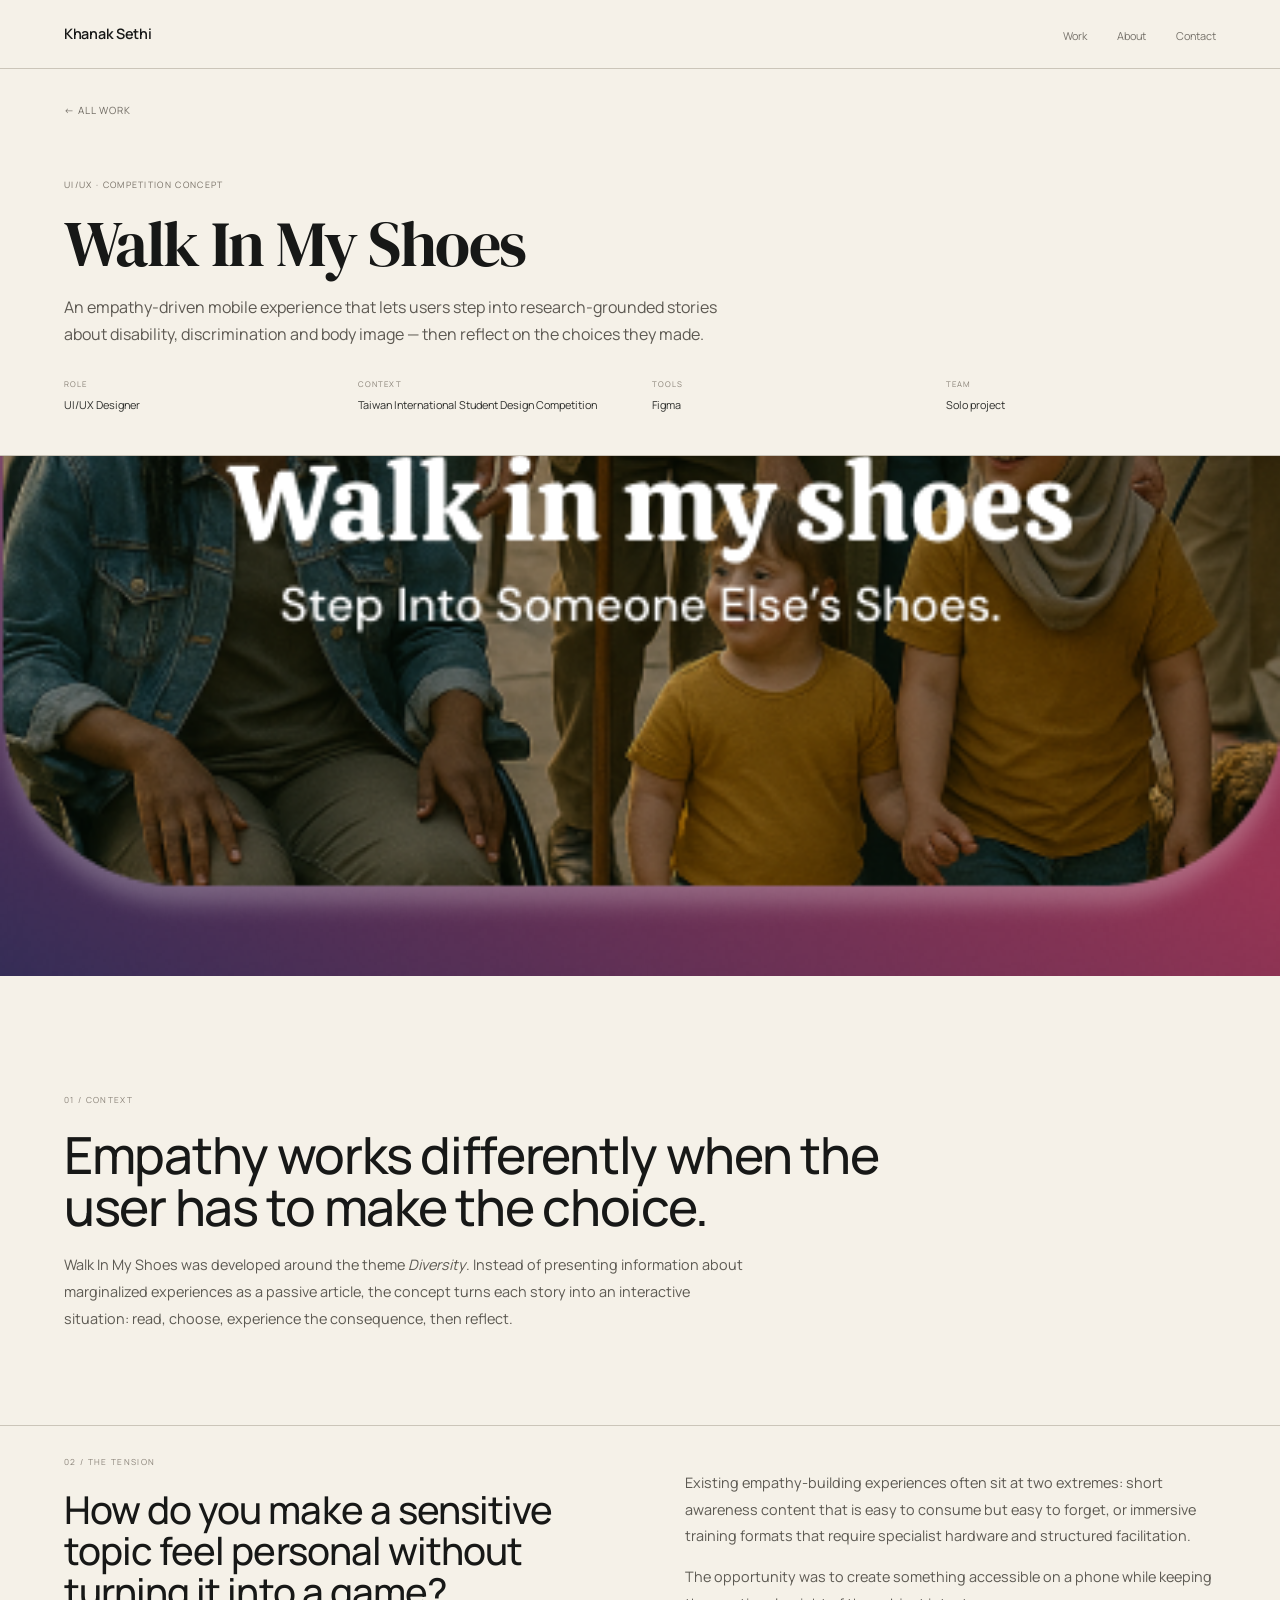
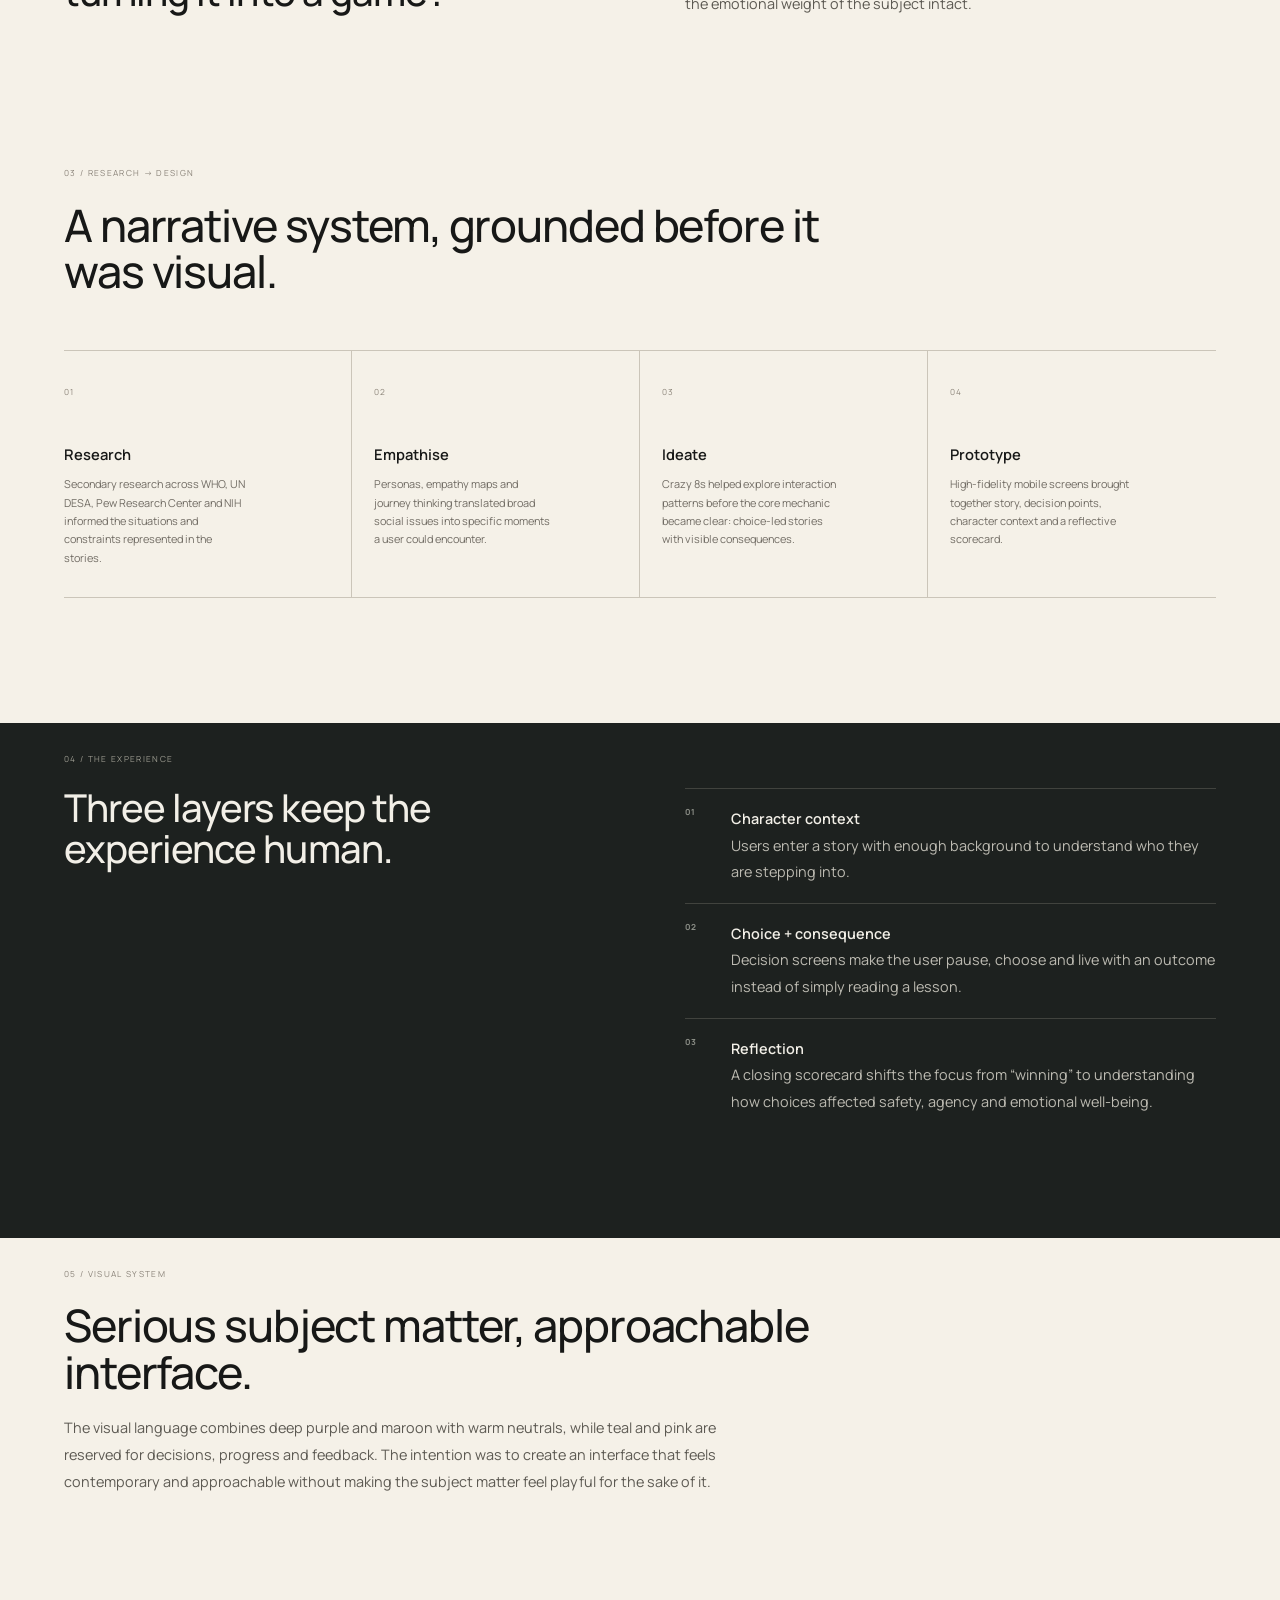
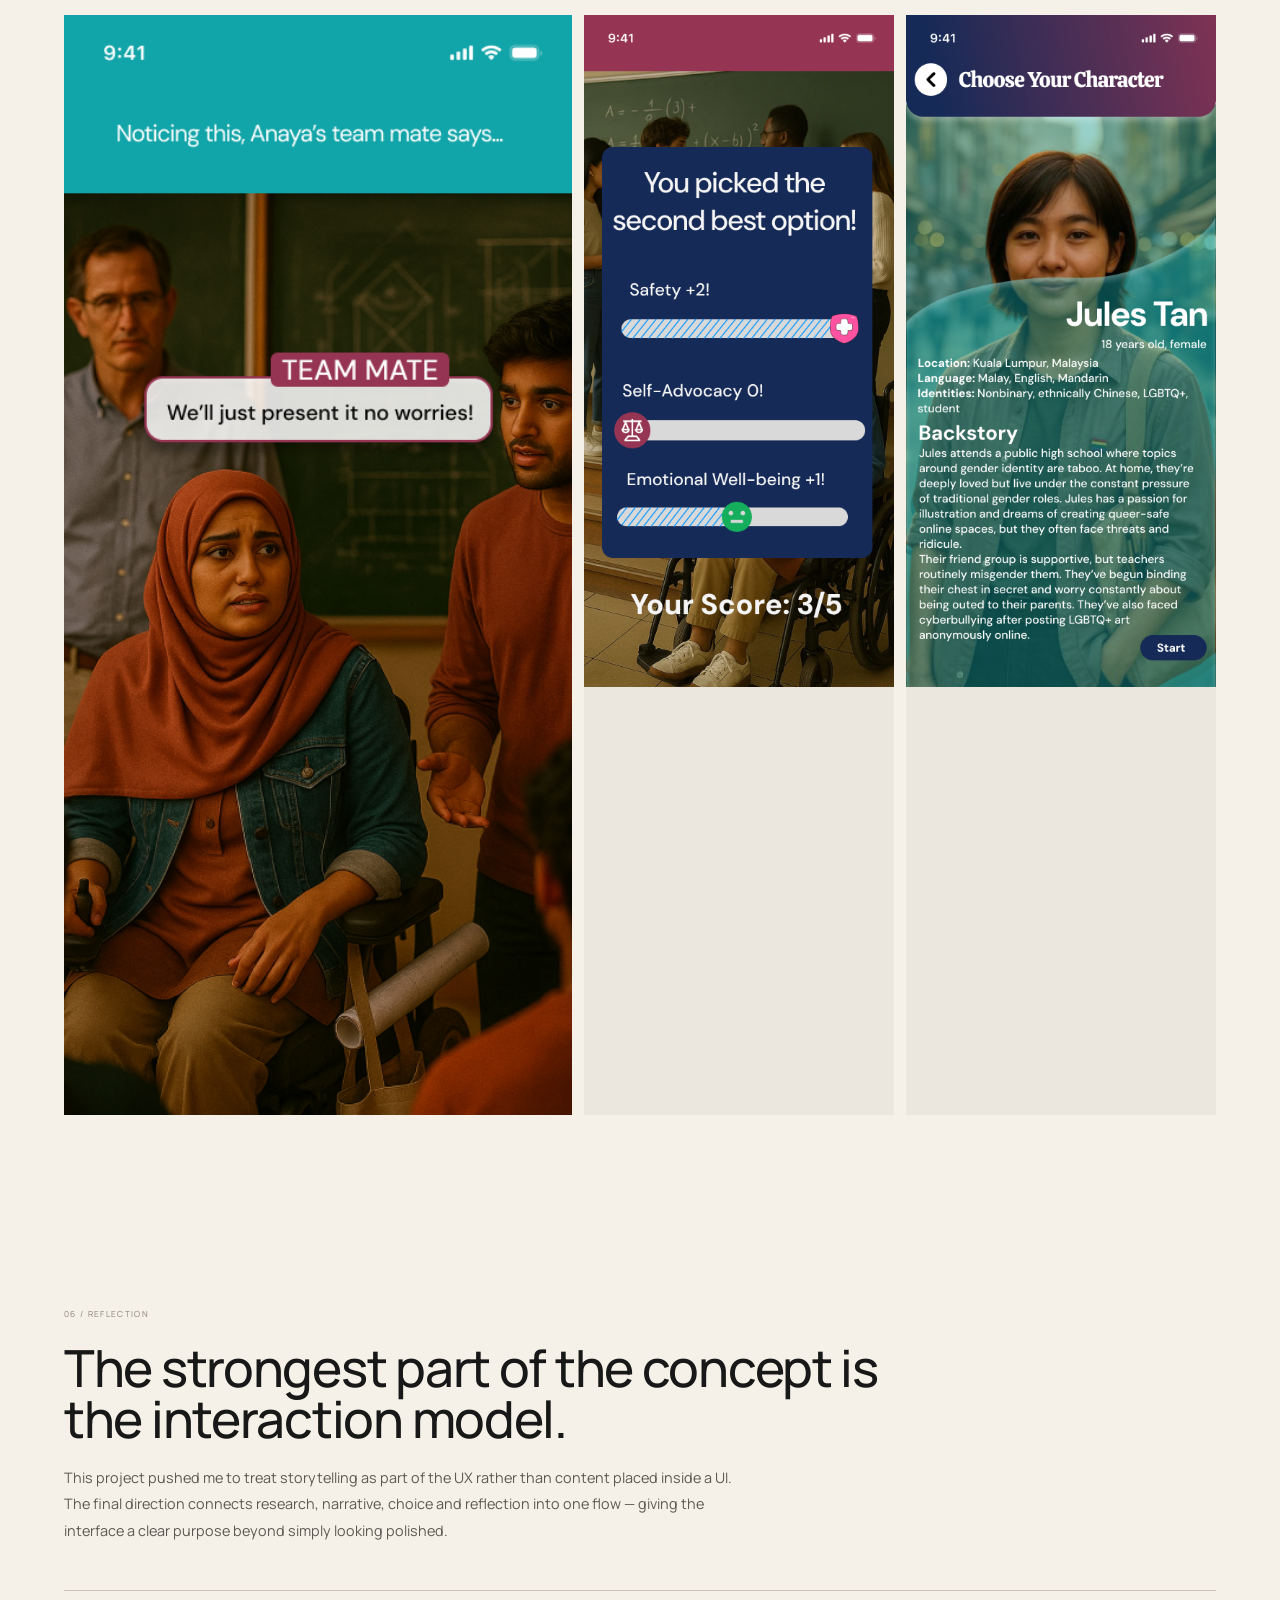
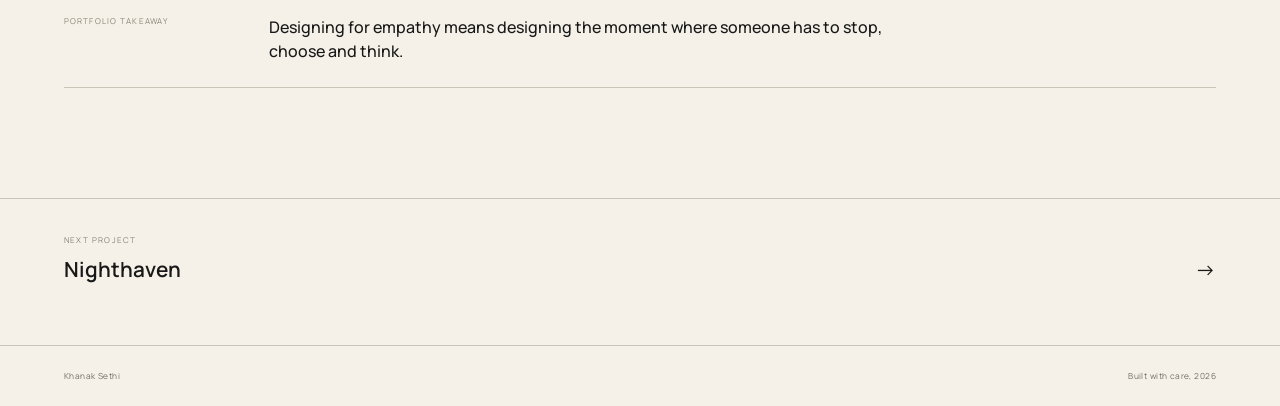
<file: projects/walk-in-my-shoes.html>
<!DOCTYPE html>
<html lang="en">
<head>
<meta charset="UTF-8">
<meta name="viewport" content="width=device-width, initial-scale=1.0">
<title>Walk In My Shoes — Khanak Sethi</title>
<link rel="preconnect" href="https://fonts.googleapis.com">
<link rel="preconnect" href="https://fonts.gstatic.com" crossorigin>
<link href="https://fonts.googleapis.com/css2?family=Manrope:wght@400;500;600;700&family=DM+Serif+Display:ital@0;1&display=swap" rel="stylesheet">
<link rel="stylesheet" href="../css/style.css">
</head>
<body class="shoes-case">
<header class="nav"><div class="wrap"><a class="name" href="../index.html">Khanak Sethi</a><ul><li><a href="../index.html#work">Work</a></li><li><a href="../index.html#about">About</a></li><li><a href="../index.html#contact">Contact</a></li></ul></div></header>
<main>
  <div class="wrap">
    <a class="cs-back" href="../index.html#work">&larr; All work</a>
    <div class="cs-header">
      <span class="cs-tag">UI/UX · Competition concept</span>
      <h1>Walk In My Shoes</h1>
      <p class="one-liner">An empathy-driven mobile experience that lets users step into research-grounded stories about disability, discrimination and body image — then reflect on the choices they made.</p>
    </div>
    <div class="cs-meta">
      <div><span class="label">Role</span><span class="value">UI/UX Designer</span></div>
      <div><span class="label">Context</span><span class="value">Taiwan International Student Design Competition</span></div>
      <div><span class="label">Tools</span><span class="value">Figma</span></div>
      <div><span class="label">Team</span><span class="value">Solo project</span></div>
    </div>
    <div class="cs-hero-image" style="background-image:url('../images/shoes-hero.png');"></div>
  </div>

  <section class="cs-section cs-lead">
    <div class="cs-kicker">01 / CONTEXT</div>
    <h2>Empathy works differently when the user has to make the choice.</h2>
    <p>Walk In My Shoes was developed around the theme <em>Diversity</em>. Instead of presenting information about marginalized experiences as a passive article, the concept turns each story into an interactive situation: read, choose, experience the consequence, then reflect.</p>
  </section>

  <section class="cs-section cs-split">
    <div><div class="cs-kicker">02 / THE TENSION</div><h2>How do you make a sensitive topic feel personal without turning it into a game?</h2></div>
    <div><p>Existing empathy-building experiences often sit at two extremes: short awareness content that is easy to consume but easy to forget, or immersive training formats that require specialist hardware and structured facilitation.</p><p>The opportunity was to create something accessible on a phone while keeping the emotional weight of the subject intact.</p></div>
  </section>

  <section class="cs-section">
    <div class="cs-kicker">03 / RESEARCH → DESIGN</div>
    <h2>A narrative system, grounded before it was visual.</h2>
    <div class="cs-process-grid">
      <article><span>01</span><h3>Research</h3><p>Secondary research across WHO, UN DESA, Pew Research Center and NIH informed the situations and constraints represented in the stories.</p></article>
      <article><span>02</span><h3>Empathise</h3><p>Personas, empathy maps and journey thinking translated broad social issues into specific moments a user could encounter.</p></article>
      <article><span>03</span><h3>Ideate</h3><p>Crazy 8s helped explore interaction patterns before the core mechanic became clear: choice-led stories with visible consequences.</p></article>
      <article><span>04</span><h3>Prototype</h3><p>High-fidelity mobile screens brought together story, decision points, character context and a reflective scorecard.</p></article>
    </div>
  </section>

  <section class="cs-section cs-dark">
    <div class="cs-kicker">04 / THE EXPERIENCE</div>
    <div class="cs-split cs-split-tight">
      <div><h2>Three layers keep the experience human.</h2></div>
      <div class="cs-number-list">
        <div><b>01</b><p><strong>Character context</strong><br>Users enter a story with enough background to understand who they are stepping into.</p></div>
        <div><b>02</b><p><strong>Choice + consequence</strong><br>Decision screens make the user pause, choose and live with an outcome instead of simply reading a lesson.</p></div>
        <div><b>03</b><p><strong>Reflection</strong><br>A closing scorecard shifts the focus from “winning” to understanding how choices affected safety, agency and emotional well-being.</p></div>
      </div>
    </div>
  </section>

  <section class="cs-section">
    <div class="cs-kicker">05 / VISUAL SYSTEM</div>
    <h2>Serious subject matter, approachable interface.</h2>
    <p>The visual language combines deep purple and maroon with warm neutrals, while teal and pink are reserved for decisions, progress and feedback. The intention was to create an interface that feels contemporary and approachable without making the subject matter feel playful for the sake of it.</p>
  </section>

  <div class="cs-gallery">
    <figure class="shot wide"><img src="../images/shoes-1.png" alt="Walk In My Shoes interface screens"></figure>
    <figure class="shot"><img src="../images/shoes-2.png" alt="Walk In My Shoes narrative interface"></figure>
    <figure class="shot"><img src="../images/shoes-3.png" alt="Walk In My Shoes choice and reflection screens"></figure>
  </div>

  <section class="cs-section cs-outcome">
    <div class="cs-kicker">06 / REFLECTION</div>
    <h2>The strongest part of the concept is the interaction model.</h2>
    <p>This project pushed me to treat storytelling as part of the UX rather than content placed inside a UI. The final direction connects research, narrative, choice and reflection into one flow — giving the interface a clear purpose beyond simply looking polished.</p>
    <div class="cs-callout"><span>Portfolio takeaway</span><strong>Designing for empathy means designing the moment where someone has to stop, choose and think.</strong></div>
  </section>

  <a class="cs-nextproject" href="nighthaven.html"><div><div class="label">Next project</div><div class="title">Nighthaven</div></div><span>&rarr;</span></a>
</main>
<footer class="site-footer"><span>Khanak Sethi</span><span>Built with care, 2026</span></footer>
</body>
</html>
</file>
<file: css/style.css>
:root{--paper:#f3f0e8;--paper2:#e9e4d8;--ink:#17181b;--muted:#6d6a63;--line:#d7d0c2;--sage:#a9b29b;--accent:#b87937;--serif:'Fraunces',Georgia,serif;--sans:'Space Grotesk',Arial,sans-serif;--max:1180px;--pad:clamp(22px,4vw,64px)}
*{box-sizing:border-box}html{scroll-behavior:smooth}body{margin:0;background:var(--paper);color:var(--ink);font-family:var(--sans);line-height:1.5;-webkit-font-smoothing:antialiased;overflow-x:hidden}a{color:inherit;text-decoration:none}img{display:block;width:100%}.grain{position:fixed;inset:0;pointer-events:none;z-index:100;opacity:.035;background-image:url("data:image/svg+xml,%3Csvg viewBox='0 0 180 180' xmlns='http://www.w3.org/2000/svg'%3E%3Cfilter id='n'%3E%3CfeTurbulence type='fractalNoise' baseFrequency='.9' numOctaves='3' stitchTiles='stitch'/%3E%3C/filter%3E%3Crect width='100%25' height='100%25' filter='url(%23n)' opacity='.7'/%3E%3C/svg%3E")}.scroll-progress{position:fixed;left:0;top:0;height:3px;width:100%;background:var(--ink);transform:scaleX(0);transform-origin:left;z-index:200}.nav{position:sticky;top:0;z-index:50;background:rgba(243,240,232,.78);backdrop-filter:blur(16px);border-top:1px solid var(--ink);border-bottom:1px solid rgba(215,208,194,.7)}.nav-inner{max-width:var(--max);margin:auto;padding:0 var(--pad);height:72px;display:grid;grid-template-columns:1fr auto 1fr;align-items:center}.brand{font-family:var(--serif);font-size:1.12rem}.nav nav{display:flex;gap:38px}.nav-link,.resume-link{font-size:.78rem;letter-spacing:.03em;position:relative}.nav-link{color:var(--muted)}.nav-link:after{content:'';position:absolute;left:0;right:0;bottom:-8px;height:1px;background:var(--ink);transform:scaleX(0);transition:.3s}.nav-link:hover:after,.nav-link.active:after{transform:scaleX(1)}.nav-link.active{color:var(--ink)}.resume-link{justify-self:end}.resume-link span{display:inline-grid;place-items:center;width:20px;height:20px;border:1px solid var(--ink);border-radius:50%;margin-left:8px}.hero{max-width:var(--max);margin:auto;min-height:590px;padding:58px var(--pad) 34px;display:grid;grid-template-columns:1fr 1fr;position:relative;overflow:hidden}.hero-copy{align-self:center;z-index:3;padding:0 0 26px;transform:translateY(-4px)}.eyebrow{font-size:.63rem;letter-spacing:.19em;font-weight:600;margin:0 0 22px;color:#4f4d47}.hero h1{font-family:var(--serif);font-size:clamp(4rem,6.65vw,6.25rem);font-weight:400;line-height:.9;letter-spacing:-.05em;margin:0 0 27px;white-space:nowrap}.star{font-family:var(--sans);font-size:1.2rem;vertical-align:top;margin-left:10px;position:relative;top:-8px}.hero-tagline{font-size:1.42rem;line-height:1.25;margin:0 0 34px;max-width:20ch;color:#34342f}.hero-tagline strong{font-weight:650;color:var(--ink)}.hero-tagline em,.work-heading em,.about-copy h2 em,.contact h2 em{font-family:var(--serif);font-weight:500}.hero-actions{display:flex;align-items:center;gap:28px}.primary-btn{display:inline-flex;align-items:center;gap:25px;padding:15px 22px;background:var(--ink);color:var(--paper);border-radius:28px;font-size:.72rem;letter-spacing:.13em;text-transform:uppercase;transition:transform .25s,background .25s}.primary-btn span{font-size:1rem}.primary-btn:hover{background:#292a2c}.text-btn{font-size:.72rem;letter-spacing:.14em;text-transform:uppercase;border-bottom:1px solid var(--ink);padding-bottom:5px;display:inline-flex;gap:12px;transition:gap .25s}.text-btn:hover{gap:18px}.hero-visual{position:relative;display:flex;align-items:end;justify-content:center}.portrait-stage{width:min(100%,570px);height:520px;position:relative;margin:auto}.portrait-blob{position:absolute;width:405px;height:430px;right:62px;top:48px;background:radial-gradient(ellipse at center,rgba(72,68,60,.20) 0%,rgba(72,68,60,.11) 42%,rgba(72,68,60,0) 72%);border-radius:50%;filter:blur(16px);transform:scale(1.04);opacity:.9}.orbit{position:absolute;border:1px solid #8e8b7e;border-radius:50%;width:440px;height:440px;right:35px;top:30px;transform:rotate(-20deg)}.orbit-dot{position:absolute;width:8px;height:8px;border-radius:50%;background:var(--ink);right:73px;top:77px}.paper-card{position:absolute;background:#f0ece1;border:1px solid #d7d0c2;box-shadow:0 15px 30px rgba(23,24,27,.08)}.paper-a{width:155px;height:118px;right:5px;top:105px;transform:rotate(7deg)}.paper-b{width:135px;height:102px;right:290px;top:66px;transform:rotate(-8deg)}.portrait-wrap{position:absolute;width:410px;height:500px;right:92px;bottom:0;overflow:hidden;border-radius:48% 52% 0 0;filter:drop-shadow(0 28px 32px rgba(23,24,27,.19));z-index:2}.portrait-wrap img{width:100%;height:100%;object-fit:cover;object-position:49% 40%;transform:scale(1.17)}.hero-note{position:absolute;right:-2px;top:135px;z-index:4;font-family:var(--serif);font-size:1rem;line-height:1.05;transform:rotate(-6deg)}.hero-note span{display:block;font-family:var(--sans);font-size:1.3rem;margin-top:5px}.scroll-cue{position:absolute;right:var(--pad);bottom:28px;display:flex;flex-direction:column;align-items:center;gap:8px}.scroll-cue span{font-size:.52rem;letter-spacing:.22em;writing-mode:vertical-rl}.scroll-cue i{display:block;height:45px;width:1px;background:var(--ink);position:relative}.scroll-cue i:after{content:'';position:absolute;bottom:0;left:-2px;width:5px;height:5px;border-radius:50%;background:var(--ink)}.hero-line{position:absolute;bottom:0;left:var(--pad);right:var(--pad);height:1px;background:var(--line)}.browse{padding:40px 0 58px;border-bottom:1px solid var(--line)}.section-bar{max-width:var(--max);margin:auto;padding:0 var(--pad) 20px;display:flex;align-items:center;gap:16px;font-size:.62rem;letter-spacing:.2em}.bar-line{height:1px;width:80px;background:var(--line)}.section-bar>span:nth-child(3){color:var(--muted)}.carousel-controls{margin-left:auto;display:flex;gap:18px;font-size:1rem;letter-spacing:0}.marquee-window{overflow:hidden}.marquee-track{display:flex;width:max-content;animation:marquee 32s linear infinite;will-change:transform}.marquee-set{display:flex;gap:10px;padding-right:10px}.marquee-card{width:205px;height:190px;position:relative;flex:none;overflow:hidden;border-radius:8px;background:#ddd;box-shadow:0 10px 24px rgba(23,24,27,.08);transition:transform .35s,box-shadow .35s}.marquee-card:hover{transform:translateY(-7px) rotate(-1deg);box-shadow:0 18px 32px rgba(23,24,27,.16)}.marquee-card img{height:100%;object-fit:cover;transition:transform .7s}.marquee-card:hover img{transform:scale(1.06)}.marquee-card:after{content:'';position:absolute;inset:50% 0 0;background:linear-gradient(transparent,rgba(0,0,0,.72))}.marquee-card>div{position:absolute;z-index:2;left:15px;right:12px;bottom:13px;color:white;display:flex;flex-direction:column}.marquee-card b{font-family:var(--serif);font-weight:500;font-size:1rem}.marquee-card small{font-size:.53rem;letter-spacing:.13em;text-transform:uppercase;opacity:.82}@keyframes marquee{to{transform:translateX(calc(-50% - 5px))}}.work{max-width:var(--max);margin:auto;padding:105px var(--pad) 115px}.work-heading{display:flex;justify-content:space-between;align-items:end;margin-bottom:48px}.work-heading h2{font-family:var(--serif);font-weight:400;font-size:clamp(3rem,6vw,5.1rem);line-height:.96;letter-spacing:-.035em;margin:0}.view-all{font-size:.64rem;letter-spacing:.16em;border-bottom:1px solid var(--ink);padding-bottom:7px;white-space:nowrap}.view-all span{font-size:1rem;margin-left:18px}.project-grid{display:grid;grid-template-columns:repeat(6,1fr);gap:12px}.project-card{grid-column:span 2}.project-card.card-large{grid-column:span 3}.card-image{aspect-ratio:1.55/1;overflow:hidden;border-radius:8px;background:var(--paper2);position:relative}.project-card:not(.card-large) .card-image{aspect-ratio:1.05/1}.card-image img{height:100%;object-fit:cover;transition:transform .7s cubic-bezier(.2,.7,.2,1)}.project-card:hover .card-image img{transform:scale(1.045)}.project-card:hover .card-image{box-shadow:0 20px 35px rgba(23,24,27,.12)}.card-meta{display:flex;justify-content:space-between;gap:12px;padding:14px 4px 30px;align-items:flex-start}.card-meta strong{display:block;font-family:var(--serif);font-weight:500;font-size:1.1rem}.card-meta small{display:block;font-size:.55rem;letter-spacing:.14em;color:var(--muted);margin-top:4px}.card-meta>span{font-size:1.1rem;transition:transform .25s}.project-card:hover .card-meta>span{transform:translate(3px,-3px)}.about{background:#ebe7dd;min-height:650px;padding:100px max(var(--pad),calc((100vw - var(--max))/2 + var(--pad))) 100px;display:grid;grid-template-columns:1fr 1fr;gap:80px;align-items:center;position:relative;overflow:hidden}.about-visual{height:460px;position:relative}.about-shape{position:absolute;width:390px;height:390px;left:25px;top:30px;background:#b8bda8;border-radius:50% 45% 58% 42%;opacity:.65}.about-photo{position:absolute;width:320px;height:420px;left:105px;top:15px;overflow:hidden;border-radius:50% 50% 5% 5%;box-shadow:0 20px 40px rgba(23,24,27,.15);border:7px solid #eee9de}.about-photo img{height:100%;object-fit:cover;object-position:48% 42%;transform:scale(1.2)}.about-note{position:absolute;left:0;top:130px;font-family:var(--serif);font-size:1rem;line-height:1.1;transform:rotate(-8deg)}.leaf{position:absolute;font-size:4rem;color:#7d8a6f}.leaf-1{left:35px;bottom:30px;transform:rotate(25deg)}.leaf-2{right:25px;top:80px;transform:rotate(-30deg)}.about-copy{max-width:560px}.about-copy h2{font-family:var(--sans);font-size:clamp(2.8rem,5vw,4.5rem);font-weight:400;line-height:1.02;margin:0 0 30px;letter-spacing:-.04em}.about-copy>p:not(.eyebrow){font-size:1rem;color:#595750;max-width:49ch;line-height:1.75}.skill-tags{display:flex;flex-wrap:wrap;gap:14px 20px;margin:30px 0 38px}.skill-tags span{font-size:.55rem;letter-spacing:.17em;color:#5e5c55}.experience{max-width:var(--max);margin:auto;padding:95px var(--pad);display:grid;grid-template-columns:1.05fr .95fr;gap:100px;border-bottom:1px solid var(--line)}.timeline-item{display:grid;grid-template-columns:18px 1fr 1fr;gap:18px;padding:24px 0;border-bottom:1px solid var(--line);align-items:start}.timeline-dot{width:9px;height:9px;border:2px solid var(--ink);border-radius:50%;margin-top:8px}.timeline-item h3{font-family:var(--serif);font-size:1.25rem;font-weight:500;margin:0}.timeline-item small,.timeline-item p{font-size:.62rem;color:var(--muted);margin:5px 0 0}.timeline-item p{line-height:1.6}.experience-col>.view-all{display:inline-block;margin-top:30px}.cap-grid{display:grid;grid-template-columns:repeat(3,1fr);gap:34px 20px;margin-top:32px}.cap-grid div{display:flex;flex-direction:column;gap:13px}.cap-icon{width:46px;height:46px;border:1px solid var(--line);border-radius:50%;display:grid;place-items:center;font-size:1.15rem}.cap-grid b{font-size:.7rem;font-weight:400;color:var(--muted)}.contact{background:#242522;color:#f3f0e8;padding:90px max(var(--pad),calc((100vw - var(--max))/2 + var(--pad))) ;min-height:370px}.contact-inner{position:relative}.contact .eyebrow{color:#a9a69c}.contact h2{font-family:var(--serif);font-size:clamp(3rem,6vw,5rem);font-weight:400;line-height:.98;margin:0 0 18px}.contact p:not(.eyebrow){color:#b9b6ad;font-size:.95rem;line-height:1.6}.contact-btn{position:absolute;right:5%;top:50%;transform:translateY(-50%);width:155px;height:155px;border:1px solid #8b8981;border-radius:50%;display:grid;place-items:center;text-transform:uppercase;font-size:.62rem;letter-spacing:.15em;transition:.35s}.contact-btn span{font-size:1rem;margin-left:5px}.contact-btn:hover{background:#f3f0e8;color:#242522;transform:translateY(-50%) scale(1.05)}.site-footer{max-width:var(--max);margin:auto;padding:24px var(--pad);display:flex;justify-content:space-between;gap:20px;font-size:.62rem;color:var(--muted)}.reveal{opacity:0;transform:translateY(35px);transition:opacity .8s ease,transform .8s cubic-bezier(.2,.7,.2,1)}.reveal.in-view{opacity:1;transform:none}.reveal-load{opacity:0;transform:translateY(16px);animation:load .8s ease forwards}@keyframes load{to{opacity:1;transform:none}}
@media(max-width:900px){.nav-inner{grid-template-columns:1fr auto}.nav nav{display:none}.resume-link{display:none}.hero{grid-template-columns:1fr;min-height:auto;padding-top:65px}.hero-copy{padding-bottom:0}.hero h1{font-size:clamp(3.5rem,12vw,5.5rem)}.hero-visual{height:450px;margin-top:20px}.portrait-stage{height:450px}.portrait-wrap{right:15%;width:330px;height:430px}.portrait-blob{right:9%;width:330px;height:350px}.orbit{right:3%;width:380px;height:380px}.hero-note{right:3%}.paper-a{right:0}.paper-b{right:55%}.work{padding-top:75px}.project-grid{grid-template-columns:repeat(2,1fr)}.project-card,.project-card.card-large{grid-column:span 1}.project-card.card-large .card-image{aspect-ratio:1.3/1}.about{grid-template-columns:1fr;gap:35px}.about-visual{order:2}.experience{grid-template-columns:1fr;gap:65px}.contact-btn{position:static;transform:none;margin-top:40px}.contact-btn:hover{transform:scale(1.05)}}
@media(max-width:600px){.nav-inner{height:62px}.hero{padding-top:48px}.hero-copy{transform:none}.hero h1{white-space:normal}.hero-tagline{font-size:1.25rem}.hero-visual{height:380px}.portrait-wrap{width:275px;height:355px;right:9%}.portrait-blob{width:285px;height:300px;right:4%;top:40px}.orbit{width:320px;height:320px;right:0}.paper-a{width:105px;height:80px;top:60px}.paper-b{width:95px;height:72px;left:2px;top:35px}.hero-note{font-size:.8rem;right:0;top:90px}.scroll-cue{display:none}.section-bar{padding-bottom:15px}.marquee-card{width:180px;height:165px}.work-heading{display:block}.work-heading h2{font-size:3.1rem;margin-bottom:25px}.project-grid{gap:8px}.project-card.card-large .card-image,.project-card:not(.card-large) .card-image{aspect-ratio:1/1.12}.card-meta{padding:10px 2px 22px}.card-meta strong{font-size:.95rem}.card-meta small{font-size:.46rem}.about{padding-top:70px;padding-bottom:70px}.about-visual{height:360px}.about-shape{width:300px;height:300px;left:0}.about-photo{width:245px;height:330px;left:55px}.about-note{font-size:.75rem;left:0}.experience{padding-top:70px}.timeline-item{grid-template-columns:14px 1fr}.timeline-item p{grid-column:2}.cap-grid{gap:28px 12px}.cap-grid b{font-size:.62rem}.site-footer{flex-direction:column}.contact{padding-top:70px;padding-bottom:70px}}
@media(prefers-reduced-motion:reduce){*,*:before,*:after{animation-duration:.01ms!important;animation-iteration-count:1!important;scroll-behavior:auto!important;transition-duration:.01ms!important}}

/* =========================================================
   TAIRA CASE STUDY — premium editorial product case study
   ========================================================= */
.taira-case{background:#090909;color:#f2f0ec;font-family:var(--sans);overflow-x:hidden}.taira-grain{position:fixed;inset:0;pointer-events:none;z-index:100;opacity:.035;background-image:url("data:image/svg+xml,%3Csvg viewBox='0 0 180 180' xmlns='http://www.w3.org/2000/svg'%3E%3Cfilter id='n'%3E%3CfeTurbulence type='fractalNoise' baseFrequency='.85' numOctaves='3' stitchTiles='stitch'/%3E%3C/filter%3E%3Crect width='100%25' height='100%25' filter='url(%23n)' opacity='.8'/%3E%3C/svg%3E")}.taira-progress{position:fixed;top:0;left:0;width:100%;height:2px;background:#ef3b3b;transform:scaleX(0);transform-origin:left;z-index:300}.taira-nav{height:74px;position:sticky;top:0;z-index:200;display:grid;grid-template-columns:1fr auto 24px;align-items:center;padding:0 clamp(24px,5vw,72px);background:rgba(9,9,9,.72);backdrop-filter:blur(18px);border-bottom:1px solid rgba(255,255,255,.09)}.taira-brand{font-family:var(--serif);font-size:1rem}.taira-nav nav{display:flex;gap:34px}.taira-nav nav a{font-size:.58rem;letter-spacing:.16em;color:#aaa;transition:color .25s}.taira-nav nav a:hover{color:#fff}.taira-nav-dot{width:10px;height:10px;border:1px solid #ddd;border-radius:50%;justify-self:end}.taira-hero{min-height:calc(100vh - 74px);position:relative;display:grid;grid-template-columns:minmax(380px,.78fr) 1.22fr;max-width:1500px;margin:auto;padding:54px clamp(24px,5vw,72px) 70px;overflow:hidden}.taira-hero:after{content:"";position:absolute;left:5%;right:5%;bottom:0;height:1px;background:rgba(255,255,255,.1)}.taira-hero-copy{position:relative;z-index:5;align-self:center;padding-bottom:30px}.taira-back{font-size:.62rem;color:#b5b5b5;display:inline-block;margin-bottom:62px}.taira-brandmark{font-size:1.05rem;font-weight:600;letter-spacing:-.02em;margin-bottom:22px}.taira-brandmark sup{font-size:.45rem;margin-left:2px}.trigma-mark{color:#e73535;margin-right:7px}.taira-kicker{font-size:.54rem;letter-spacing:.2em;color:#e24a4a;margin:0 0 18px}.taira-hero h1{font-family:var(--serif);font-size:clamp(5.4rem,10vw,9.4rem);line-height:.72;letter-spacing:-.065em;font-weight:400;margin:0 0 28px}.taira-hero h1 span{font-family:var(--sans);font-size:.55rem;vertical-align:top;position:relative;top:-10px;left:8px}.taira-hero h2{font-family:var(--sans);font-weight:400;font-size:clamp(2rem,3.6vw,4rem);line-height:.98;letter-spacing:-.045em;margin:0 0 22px}.taira-hero h2 em{font-family:var(--serif);font-weight:400;color:#d5d1ca}.taira-hero-desc{max-width:42ch;color:#aaa;font-size:.9rem;line-height:1.55;margin:0 0 42px}.taira-meta-row{display:grid;grid-template-columns:repeat(4,minmax(80px,1fr));max-width:650px;border-top:1px solid rgba(255,255,255,.16);padding-top:18px;gap:18px}.taira-meta-row div{border-right:1px solid rgba(255,255,255,.1);padding-right:14px}.taira-meta-row div:last-child{border:0}.taira-meta-row small,.final-bottom small,.taira-next small{display:block;color:#777;font-size:.49rem;letter-spacing:.17em;margin-bottom:7px}.taira-meta-row b{font-size:.63rem;font-weight:400;color:#ddd;line-height:1.35;display:block}.taira-hero-visual{position:relative;min-height:680px;display:flex;align-items:center;justify-content:center}.taira-red-glow{position:absolute;width:62%;height:65%;border-radius:50%;background:radial-gradient(circle,rgba(220,35,35,.45),rgba(120,10,10,.12) 45%,transparent 70%);filter:blur(28px)}.taira-orbit{position:absolute;width:90%;height:54%;border:1px solid rgba(221,54,54,.48);border-radius:50%;transform:rotate(-17deg);box-shadow:0 0 80px rgba(215,38,38,.12)}.taira-hero-screen{position:relative;width:min(760px,92%);transform:perspective(1300px) rotateY(-7deg) rotateX(2deg) rotateZ(-1deg);filter:drop-shadow(0 45px 45px rgba(0,0,0,.65));transition:transform .7s cubic-bezier(.2,.7,.2,1)}.taira-hero-screen img{width:100%;border:1px solid rgba(255,255,255,.13);border-radius:18px}.taira-float-card{position:absolute;right:1%;top:13%;width:190px;padding:9px;background:#121212;border:1px solid rgba(231,54,54,.65);border-radius:12px;box-shadow:0 24px 50px rgba(0,0,0,.5);transform:rotate(2deg)}.taira-float-card img{height:105px;object-fit:cover;object-position:center top;border-radius:8px;opacity:.9}.taira-float-card>div{padding:10px 5px 4px}.taira-float-card b{display:block;font-size:.68rem}.taira-float-card small{font-size:.5rem;color:#999}.online-dot{position:absolute;right:14px;bottom:44px;width:7px;height:7px;border-radius:50%;background:#32d25b;border:1px solid #111;z-index:2}.taira-scroll{position:absolute;right:clamp(24px,5vw,72px);bottom:24px;color:#777;font-size:.48rem;letter-spacing:.18em}.taira-scroll span{color:#fff;font-size:.8rem;margin-left:8px}.taira-section{max-width:1380px;margin:auto;padding:115px clamp(24px,5vw,72px);position:relative;border-bottom:1px solid rgba(255,255,255,.08);opacity:0;transform:translateY(25px);transition:opacity .8s ease,transform .8s ease}.taira-section.is-visible,.taira-final.is-visible,.taira-next.is-visible{opacity:1;transform:none}.taira-section-no{position:absolute;left:clamp(24px,5vw,72px);top:116px;font-family:var(--serif);font-size:1rem;color:#777}.taira-section-label{margin-left:58px;font-size:.5rem;letter-spacing:.2em;color:#e44949;margin-bottom:34px}.taira-context-grid{display:grid;grid-template-columns:1.05fr .9fr 1fr;gap:50px;margin-left:58px}.taira-context-grid h3,.taira-architecture h3,.system-head h3{font-family:var(--serif);font-size:clamp(2.2rem,3.8vw,4rem);line-height:.98;font-weight:400;letter-spacing:-.035em;margin:0 0 22px}.taira-context-grid p,.taira-stake-intro>p,.taira-architecture-head p,.system-head p,.intent-grid p,.evolution-copy p{color:#aaa;font-size:.83rem;line-height:1.75;max-width:47ch}.taira-dual{border-left:1px solid rgba(255,255,255,.13);padding-left:28px;display:flex;flex-direction:column;gap:32px}.taira-dual span{display:inline-grid;place-items:center;width:27px;height:27px;border:1px solid #9b2424;border-radius:50%;font-size:.5rem;color:#e84b4b;margin-bottom:13px}.taira-dual b{display:block;font-size:.72rem}.taira-dual p{font-size:.62rem;line-height:1.5;margin:4px 0 0}.taira-context blockquote{margin:0;padding:30px;background:linear-gradient(145deg,#191919,#260909);border:1px solid rgba(228,62,62,.5);border-radius:15px;font-family:var(--serif);font-size:1.15rem;line-height:1.3;color:#eee;align-self:start}.taira-context blockquote i{display:block;width:34px;height:1px;background:#e84242;margin-top:25px}.taira-challenge-grid{margin-left:58px;display:grid;grid-template-columns:1fr 1.45fr;gap:90px}.taira-challenge-grid>h3{font-family:var(--serif);font-weight:400;font-size:clamp(2.4rem,4vw,4.4rem);line-height:.98;letter-spacing:-.045em;margin:0;max-width:13ch}.taira-tension{display:grid;grid-template-columns:repeat(3,1fr);gap:14px}.mini-label{grid-column:1/-1;font-size:.5rem;letter-spacing:.18em;color:#777;margin:0 0 8px}.tension-card{border-left:1px solid rgba(255,255,255,.15);padding:4px 15px 5px}.tension-card>span{font-size:.55rem;color:#ef4545}.tension-card b{display:block;font-size:.67rem;margin:18px 0 12px}.tension-card ul{list-style:none;padding:0;margin:0;color:#929292;font-size:.58rem;line-height:1.8}.taira-stake-intro{margin-left:58px;display:grid;grid-template-columns:1fr 1fr;gap:80px;align-items:end}.taira-stake-intro>p{margin:0}.insight{border-left:1px solid #ef4242;padding-left:25px}.insight small{display:block;color:#e74a4a;font-size:.48rem;letter-spacing:.18em;margin-bottom:10px}.insight strong{font-family:var(--serif);font-size:1.7rem;line-height:1.1;font-weight:400}.insight em{color:#e4dfd7}.persona-row{margin:54px 0 0 58px;display:grid;grid-template-columns:repeat(3,1fr);gap:15px}.persona-row article{background:linear-gradient(145deg,#151515,#0e0e0e);border:1px solid rgba(255,255,255,.1);border-radius:12px;padding:10px;transition:transform .35s,border-color .35s}.persona-row article:hover{transform:translateY(-7px);border-color:rgba(235,58,58,.5)}.persona-img{height:210px;overflow:hidden;border-radius:8px;background:#242424}.persona-img img{height:100%;object-fit:cover;object-position:center top}.persona-row article>span{display:block;font-size:.46rem;letter-spacing:.14em;color:#e65050;margin:18px 8px 9px}.persona-row h4{font-family:var(--serif);font-size:1rem;font-weight:400;line-height:1.25;margin:0 8px 12px;color:#ddd}.taira-architecture-head{margin-left:58px;display:grid;grid-template-columns:1fr 1fr;gap:70px;align-items:end}.taira-architecture-head h3{margin-bottom:0}.flow-strip{margin:52px 0 0 58px;padding:18px 0;border-top:1px solid rgba(255,255,255,.1);display:grid;grid-template-columns:190px 1fr;align-items:center;gap:25px}.flow-strip+.flow-strip{margin-top:0}.flow-title{font-size:.5rem;letter-spacing:.18em;color:#e74747}.flow-steps{display:flex;align-items:center;gap:12px}.flow-steps span{font-size:.56rem;color:#bbb;white-space:nowrap}.flow-steps i{width:35px;height:1px;background:#692020;position:relative}.flow-steps i:after{content:"";position:absolute;right:0;top:-2px;width:4px;height:4px;border-radius:50%;background:#e74141}.flow-full{margin:40px 0 0 58px;background:#f0f0f0;border-radius:10px;overflow:hidden}.flow-full img{width:100%;display:block}.flow-full:first-of-type{margin-top:62px}.taira-intent{background:radial-gradient(circle at 75% 45%,rgba(120,10,10,.18),transparent 38%)}.intent-grid{margin-left:58px;display:grid;grid-template-columns:1fr .9fr;gap:100px}.intent-grid h3{font-family:var(--serif);font-size:clamp(2.5rem,4vw,4.3rem);font-weight:400;line-height:.98;letter-spacing:-.04em;margin:0 0 22px;max-width:12ch}.intent-list{display:flex;flex-direction:column;gap:10px}.intent-list div{display:grid;grid-template-columns:115px 1fr;gap:15px;padding:13px 14px;border:1px solid rgba(255,255,255,.1);border-radius:8px;align-items:center;background:#101010}.intent-list b{font-size:.53rem;color:#fff;background:#791717;border:1px solid #b82d2d;padding:7px 9px;border-radius:8px;letter-spacing:.08em}.intent-list span{font-size:.6rem;color:#aaa}.intent-visual{margin:70px 0 0 58px;max-width:850px;border-radius:16px;overflow:hidden;border:1px solid rgba(255,255,255,.12);box-shadow:0 30px 70px rgba(0,0,0,.35)}.intent-visual img{width:100%;display:block}.system-head{margin-left:58px;display:grid;grid-template-columns:1fr .8fr;gap:100px;align-items:end}.system-head h3{margin:0}.system-grid{margin:55px 0 0 58px;display:grid;grid-template-columns:repeat(2,1fr);gap:16px}.system-grid figure{margin:0;background:#efefef;border-radius:12px;overflow:hidden}.system-grid img{width:100%;display:block}.system-grid figcaption{background:#111;color:#aaa;font-size:.5rem;letter-spacing:.12em;padding:11px 14px}.taira-evolution{background:#0c0c0c}.evolution-copy{margin-left:58px;display:grid;grid-template-columns:1fr 1fr;gap:100px;align-items:end}.evolution-copy h3{font-family:var(--serif);font-size:clamp(2.6rem,4.4vw,4.8rem);line-height:.92;font-weight:400;letter-spacing:-.045em;margin:0}.evolution-copy h3 em{color:#e5e0d8}.evolution-images{margin:60px 0 0 58px;display:grid;grid-template-columns:repeat(3,1fr);gap:14px}.evolution-images figure{margin:0}.evolution-images img{width:100%;aspect-ratio:1.55/1;object-fit:cover;border:1px solid rgba(255,255,255,.12);border-radius:10px;transition:transform .5s}.evolution-images figure:hover img{transform:translateY(-5px)}.evolution-images figcaption{font-size:.49rem;letter-spacing:.12em;color:#777;margin-top:10px}.taira-final{max-width:1380px;margin:auto;padding:125px clamp(24px,5vw,72px) 120px;position:relative;opacity:0;transform:translateY(25px);transition:opacity .8s ease,transform .8s ease}.taira-final .taira-section-no{top:126px}.taira-final .taira-section-label{margin-bottom:50px}.final-heading{margin-left:58px;display:flex;align-items:end;justify-content:space-between}.final-heading h2{font-family:var(--serif);font-weight:400;font-size:clamp(4rem,8vw,8rem);line-height:.8;letter-spacing:-.06em;margin:0}.final-heading h2 em{color:#e44747}.final-heading p{font-size:.55rem;letter-spacing:.16em;color:#777;text-transform:uppercase;margin:0 0 8px}.final-hero-image{margin:60px 0 0 58px;position:relative}.final-hero-image:after{content:"";position:absolute;inset:0;background:linear-gradient(90deg,transparent 45%,rgba(229,48,48,.15));pointer-events:none}.final-hero-image img{width:100%;border-radius:14px;border:1px solid rgba(255,255,255,.12);box-shadow:0 35px 90px rgba(0,0,0,.55)}.final-bottom{margin:62px 0 0 58px;display:grid;grid-template-columns:1fr 1fr;gap:100px;border-top:1px solid rgba(255,255,255,.1);padding-top:25px}.final-bottom h3{font-family:var(--serif);font-size:1.7rem;font-weight:400;line-height:1.15;max-width:15ch;margin:0}.final-bottom p{color:#999;font-size:.72rem;line-height:1.7;margin:0;max-width:55ch}.taira-next{max-width:1380px;margin:auto;padding:85px clamp(24px,5vw,72px);border-top:1px solid rgba(255,255,255,.1);border-bottom:1px solid rgba(255,255,255,.1);display:flex;align-items:end;justify-content:space-between;opacity:0;transform:translateY(25px);transition:opacity .8s ease,transform .8s ease}.taira-next h2{font-family:var(--serif);font-weight:400;font-size:clamp(3rem,6vw,6rem);line-height:.85;letter-spacing:-.05em;margin:0}.taira-next a{font-size:.62rem;letter-spacing:.14em;text-transform:uppercase;border-bottom:1px solid #666;padding-bottom:8px}.taira-next a span{margin-left:18px;font-size:1rem}.taira-footer{max-width:1380px;margin:auto;padding:25px clamp(24px,5vw,72px);display:flex;justify-content:space-between;color:#666;font-size:.52rem;letter-spacing:.08em}.taira-case ::selection{background:#e63e3e;color:#fff}
@media(max-width:950px){.taira-hero{grid-template-columns:1fr;padding-top:35px}.taira-hero-visual{min-height:520px;margin-top:-30px}.taira-float-card{right:5%;top:8%;width:155px}.taira-meta-row{grid-template-columns:repeat(2,1fr)}.taira-context-grid,.taira-challenge-grid,.intent-grid,.system-head,.evolution-copy{grid-template-columns:1fr;gap:45px}.taira-tension{grid-template-columns:1fr}.taira-stake-intro{grid-template-columns:1fr;gap:40px}.persona-row{grid-template-columns:1fr}.persona-img{height:280px}.taira-architecture-head{grid-template-columns:1fr;gap:20px}.flow-strip{grid-template-columns:1fr}.flow-steps{overflow-x:auto;padding-bottom:5px}.system-grid,.evolution-images{grid-template-columns:1fr}.final-heading,.final-bottom{grid-template-columns:1fr;display:grid;gap:30px}.final-heading p{margin:0}.taira-final .final-heading h2{font-size:clamp(4rem,15vw,7rem)}}
@media(max-width:600px){.taira-nav{height:62px;grid-template-columns:1fr 10px}.taira-nav nav{display:none}.taira-hero{min-height:auto;padding-bottom:80px}.taira-back{margin-bottom:45px}.taira-hero h1{font-size:5.2rem}.taira-hero h2{font-size:2.15rem}.taira-hero-visual{min-height:330px;margin-top:0}.taira-hero-screen{width:108%;transform:perspective(800px) rotateY(-4deg) rotateZ(-1deg)}.taira-float-card{width:120px;top:5%;right:0}.taira-float-card img{height:70px}.taira-scroll{display:none}.taira-section,.taira-final{padding-top:82px;padding-bottom:82px}.taira-section-no,.taira-final .taira-section-no{top:83px;left:24px}.taira-section-label{margin-left:40px}.taira-context-grid,.taira-challenge-grid,.taira-stake-intro,.persona-row,.taira-architecture-head,.flow-strip,.flow-full,.intent-grid,.intent-visual,.system-head,.system-grid,.evolution-copy,.evolution-images,.final-heading,.final-hero-image,.final-bottom{margin-left:40px}.taira-context-grid{gap:35px}.taira-context-grid h3,.taira-challenge-grid>h3,.intent-grid h3{font-size:2.65rem}.taira-meta-row{gap:12px}.taira-meta-row b{font-size:.57rem}.taira-dual{padding-left:18px}.flow-full{margin-right:0}.system-grid{margin-right:0}.taira-footer{flex-direction:column;gap:8px}.taira-next{align-items:flex-start;flex-direction:column;gap:35px}.taira-next h2{font-size:4rem}}

/* Taira case study — final refinement pass */
.taira-section-label{font-size:.72rem;letter-spacing:.18em;font-weight:500;margin-bottom:42px;color:#f05a5a}
.taira-context-grid h3,.taira-architecture h3,.system-head h3{font-size:clamp(2.8rem,4.2vw,4.5rem)}
.taira-context-grid p,.taira-stake-intro>p,.taira-architecture-head p,.system-head p,.intent-grid p,.evolution-copy p{font-size:.96rem;line-height:1.72;color:#b8b8b8}
.taira-dual b{font-size:.86rem}.taira-dual p{font-size:.76rem}.taira-context blockquote{font-size:1.35rem;line-height:1.35}

.challenge-lead{margin-left:58px;display:grid;grid-template-columns:1.15fr .85fr;gap:90px;align-items:end}
.eyebrow-small{font-size:.62rem;letter-spacing:.16em;color:#777;margin:0 0 16px;text-transform:uppercase}
.challenge-lead h3{font-family:var(--serif);font-size:clamp(2.3rem,3.8vw,4rem);line-height:1.02;font-weight:400;letter-spacing:-.035em;margin:0;max-width:19ch}
.challenge-note{border-left:1px solid #e74747;padding:4px 0 4px 25px;display:grid;grid-template-columns:28px 1fr;gap:16px;align-items:start}
.challenge-note span{font-family:var(--serif);font-size:1.2rem;color:#e74747}.challenge-note p{font-size:.9rem;line-height:1.7;color:#aaa;margin:0;max-width:42ch}
.tension-heading{margin:70px 0 22px 58px;display:flex;align-items:baseline;gap:28px;border-top:1px solid rgba(255,255,255,.1);padding-top:22px}
.tension-heading span{font-size:.62rem;letter-spacing:.18em;color:#ef4d4d}.tension-heading p{font-size:.86rem;color:#777;margin:0}
.taira-tension{margin-left:58px;display:grid;grid-template-columns:repeat(3,1fr);gap:14px}
.tension-card{border:1px solid rgba(255,255,255,.11);border-left:2px solid #7b2020;border-radius:12px;padding:20px 20px 22px;background:linear-gradient(145deg,#141414,#0d0d0d)}
.tension-card>span{font-size:.65rem;color:#ef4b4b}.tension-card b{display:block;font-size:1rem;margin:24px 0 12px;color:#f2f0ec}.tension-card p{font-size:.78rem;line-height:1.65;color:#999;margin:0;max-width:30ch}
.mini-label{font-size:.62rem}

.insight strong{font-size:2rem}.persona-row{gap:18px}.persona-row article{padding:12px}.persona-img{height:auto;overflow:hidden;background:#1b1b1b}.persona-img img{width:100%;height:auto;display:block;object-fit:contain;object-position:center}.persona-row article>span{font-size:.56rem;margin:16px 8px 10px}.persona-row h4{font-size:1.12rem;line-height:1.3}

.flow-title{font-size:.62rem}.flow-steps span{font-size:.68rem}.flow-strip{padding:22px 0}.flow-full{margin-top:34px;box-shadow:0 24px 60px rgba(0,0,0,.28)}
.intent-grid h3{font-size:clamp(2.8rem,4.2vw,4.5rem)}.intent-list span{font-size:.72rem}.intent-list b{font-size:.58rem}

.system-head h3{max-width:15ch}.system-head p{max-width:42ch}
.system-grid{grid-template-columns:1fr 1fr;gap:24px;align-items:start}
.system-grid figure{background:transparent;border:1px solid rgba(255,255,255,.1);border-radius:14px;overflow:hidden;box-shadow:0 18px 45px rgba(0,0,0,.25)}
.system-grid figure:nth-child(1){grid-column:1/-1}
.system-grid img{background:#f2f2f2}.system-grid figcaption{font-size:.62rem;padding:13px 16px;background:#111;color:#aaa}

.evolution-copy h3{font-size:clamp(3rem,4.8vw,5.2rem)}.evolution-copy p{font-size:.94rem}
.final-heading h2{font-size:clamp(5rem,9vw,9rem)}.final-bottom h3{font-size:2rem}.final-bottom p{font-size:.82rem}

@media(max-width:950px){
  .challenge-lead{grid-template-columns:1fr;gap:35px}.tension-heading{margin-top:50px}.taira-tension{grid-template-columns:1fr}.system-grid{grid-template-columns:1fr}.system-grid figure:nth-child(1){grid-column:auto}
  .persona-img{height:auto}.taira-section-label{font-size:.66rem}.tension-heading{display:block}.tension-heading p{margin-top:8px}
}
@media(max-width:600px){
  .taira-section-label{font-size:.58rem;letter-spacing:.15em}.challenge-lead,.tension-heading,.taira-tension{margin-left:40px}.challenge-lead h3{font-size:2.55rem}.challenge-note p{font-size:.8rem}.tension-card p{font-size:.76rem}.taira-context-grid h3,.taira-architecture h3,.system-head h3,.intent-grid h3{font-size:2.75rem}.system-grid{margin-right:0}.persona-row article{padding:8px}.persona-row h4{font-size:1rem}
}

/* Sethi Jewellers case study — warm editorial system */
.sethi-case{--s-paper:#f5ece3;--s-cream:#fbf5ee;--s-ink:#171411;--s-muted:#6d6259;--s-line:#d8cfc6;--s-brown:#795d40;--s-gold:#b68a48;background:var(--s-paper);color:var(--s-ink);font-family:'DM Sans',var(--sans);overflow-x:hidden}.sethi-case ::selection{background:#171411;color:#f8efe7}.sethi-nav{height:74px;padding:0 clamp(24px,4vw,60px);display:grid;grid-template-columns:1fr auto 1fr;align-items:center;border-bottom:1px solid rgba(23,20,17,.12);background:rgba(245,236,227,.86);backdrop-filter:blur(18px);position:sticky;top:0;z-index:20;font-size:11px;letter-spacing:.08em}.sethi-nav>a{font-family:'Playfair Display',serif;font-size:15px;letter-spacing:0}.sethi-nav-center{font-size:10px;color:#7b7169}.sethi-nav nav{display:flex;justify-content:flex-end;gap:28px}.sethi-nav nav a{text-transform:uppercase}.sethi-progress{position:fixed;top:0;left:0;width:100%;height:3px;background:#171411;transform:scaleX(0);transform-origin:left;z-index:100}.sethi-hero{min-height:700px;display:grid;grid-template-columns:45% 55%;position:relative;max-width:1500px;margin:auto;padding:72px clamp(28px,5vw,78px) 58px;overflow:hidden}.sethi-hero-copy{align-self:center;z-index:3;padding-bottom:28px}.sethi-kicker,.sethi-section-label,.mini-label{font-size:10px;letter-spacing:.19em;color:#7c6d62;font-weight:600}.sethi-kicker{margin:0 0 26px}.sethi-hero h1{font-family:'Playfair Display',Georgia,serif;font-size:clamp(4.3rem,7vw,7.5rem);font-weight:400;line-height:.91;letter-spacing:-.055em;margin:0 0 32px}.sethi-hero h1 em{font-style:italic}.sethi-dek{font-size:17px;line-height:1.55;max-width:31ch;color:#4e4741;margin:0 0 42px}.sethi-meta{display:grid;grid-template-columns:repeat(4,1fr);max-width:560px;border-top:1px solid var(--s-line);padding-top:18px;gap:16px}.sethi-meta div{border-right:1px solid var(--s-line);padding-right:14px}.sethi-meta div:last-child{border-right:0}.sethi-meta span{display:block;font-size:8px;letter-spacing:.15em;color:#8d827a;margin-bottom:7px}.sethi-meta b{font-size:10px;font-weight:500;line-height:1.35}.sethi-hero-art{position:relative;min-height:580px;display:flex;align-items:center;justify-content:center}.sethi-glow{position:absolute;width:620px;height:540px;background:radial-gradient(ellipse,rgba(132,102,70,.24),rgba(132,102,70,0) 68%);filter:blur(8px)}.sethi-jewel-orbit{position:absolute;width:570px;height:570px;border:1px solid rgba(126,91,56,.35);border-radius:50%;transform:rotate(-16deg)}.sethi-jewel-orbit:before{content:'✦';position:absolute;right:48px;top:58px;font-size:14px;color:#9a774b}.sethi-hero-photo{position:relative;width:min(390px,58%);max-height:610px;object-fit:cover;object-position:center;border-radius:28px;box-shadow:0 36px 80px rgba(68,49,33,.2);transform:rotate(3deg);z-index:2}.sethi-float-card{position:absolute;right:1%;top:18%;width:150px;padding:18px;background:rgba(250,244,237,.76);border:1px solid rgba(120,93,65,.25);backdrop-filter:blur(14px);box-shadow:0 18px 35px rgba(74,53,36,.12);z-index:4}.sethi-float-card span{font-size:9px;color:#927457}.sethi-float-card strong{display:block;font-family:'Playfair Display',serif;font-size:20px;font-weight:400;line-height:1.05;margin-top:28px}.sethi-float-card i{display:block;text-align:right;font-style:normal;margin-top:25px}.sethi-scroll{position:absolute;right:25px;bottom:65px;font-size:8px;letter-spacing:.15em;writing-mode:vertical-rl;color:#756a62}.sethi-section,.sethi-final,.sethi-video-section,.sethi-reflection{max-width:1500px;margin:auto;padding:112px clamp(28px,5vw,78px);position:relative;border-top:1px solid rgba(23,20,17,.13);opacity:0;transform:translateY(24px);transition:opacity .8s ease,transform .8s ease}.sethi-section.is-visible,.sethi-final.is-visible,.sethi-video-section.is-visible,.sethi-reflection.is-visible,.sethi-next.is-visible{opacity:1;transform:none}.sethi-section-no{position:absolute;left:clamp(28px,2.1vw,32px);top:116px;font-family:'Playfair Display',serif;font-size:18px;color:#8a7b6e}.sethi-section-label{margin-left:56px;margin-bottom:45px;color:#806f62}.sethi-intro-grid{margin-left:56px;display:grid;grid-template-columns:1.1fr .85fr .9fr;gap:70px;align-items:start}.sethi-intro h2,.sethi-challenge h2,.sethi-buyer h2,.sethi-journey h2,.sethi-ideation h2,.sethi-wireframes h2,.sethi-final h2,.sethi-video-section h2,.sethi-reflection h2{font-family:'Playfair Display',Georgia,serif;font-weight:400;letter-spacing:-.035em}.sethi-intro h2{font-size:clamp(3rem,4.5vw,5rem);line-height:.98;margin:0}.sethi-intro-grid>p,.sethi-challenge-copy p,.sethi-journey-head p,.sethi-ideation-head p,.sethi-wire-head p,.sethi-final-head>p,.sethi-video-copy p,.reflection-grid>p{font-size:14px;line-height:1.8;color:#675d55;margin:0;max-width:45ch}.sethi-quote{border-left:1px solid #a48664;padding-left:24px;font-family:'Playfair Display',serif;font-size:22px;line-height:1.35;color:#493d34}.sethi-challenge{background:#f0e5db}.sethi-challenge-grid{margin-left:56px;display:grid;grid-template-columns:1.25fr .75fr;gap:110px;align-items:end}.sethi-challenge h2{font-size:clamp(2.8rem,4.2vw,4.8rem);line-height:1.03;max-width:16ch;margin:0}.sethi-challenge-copy{border-left:1px solid #aa8b6a;padding-left:28px}.sethi-challenge-copy b{color:#2b231e}.sethi-tension-head{margin:80px 0 22px 56px;padding-top:20px;border-top:1px solid rgba(23,20,17,.13);display:flex;align-items:baseline;gap:22px}.sethi-tension-head span{font-size:10px;letter-spacing:.17em}.sethi-tension-head p{font-size:12px;color:#8b7e74}.sethi-tension{margin-left:56px;display:grid;grid-template-columns:repeat(3,1fr);gap:14px}.sethi-tension article{padding:28px;background:rgba(255,250,245,.58);border:1px solid rgba(121,93,64,.17);min-height:185px;transition:transform .3s,box-shadow .3s}.sethi-tension article:hover{transform:translateY(-5px);box-shadow:0 20px 40px rgba(78,57,39,.08)}.sethi-tension article>span{font-family:'Playfair Display',serif;color:#9c7449}.sethi-tension h3{font-size:17px;font-weight:500;margin:35px 0 10px}.sethi-tension p{font-size:12px;line-height:1.65;color:#71665e;max-width:30ch}.sethi-buyer-grid{margin-left:56px;display:grid;grid-template-columns:1fr 1.2fr;gap:55px}.sethi-persona-card{padding:34px;background:#efe3d8;min-height:510px;position:relative;border:1px solid rgba(109,83,58,.15)}.persona-number{font-size:9px;letter-spacing:.16em;color:#897568}.sethi-persona-card h2{font-size:46px;margin:20px 0 0}.persona-role{font-size:12px;color:#796d64}.persona-avatar{width:105px;height:105px;border-radius:50%;background:#d3bda7;display:grid;place-items:center;font-family:'Playfair Display',serif;font-size:48px;color:#5b4431;margin:38px 0 20px}.sethi-persona-card blockquote{font-family:'Playfair Display',serif;font-size:22px;line-height:1.35;max-width:20ch;margin:0;color:#45392f}.persona-tags{display:flex;flex-wrap:wrap;gap:8px;margin-top:35px}.persona-tags span{font-size:9px;border:1px solid #bba38d;padding:7px 10px;border-radius:20px}.sethi-maslow{padding-top:10px}.sethi-maslow h3{font-family:'Playfair Display',serif;font-size:28px;font-weight:400;max-width:17ch;line-height:1.15;margin:12px 0 35px}.maslow-pyramid{display:flex;flex-direction:column;align-items:center;gap:4px}.maslow-pyramid>div{display:flex;flex-direction:column;align-items:center;justify-content:center;text-align:center;min-height:68px;color:#4c3e34;border:1px solid rgba(116,88,60,.2)}.maslow-pyramid b{font-size:9px;letter-spacing:.08em}.maslow-pyramid span{font-size:10px;color:#85786f;margin-top:5px}.m5{width:35%;background:#e4d2bb}.m4{width:50%;background:#e8d8c7}.m3{width:65%;background:#ebdcd0}.m2{width:80%;background:#eee1d8}.m1{width:95%;background:#f1e9e3}.sethi-journey{background:#fbf7f2}.sethi-journey-head,.sethi-ideation-head,.sethi-wire-head{margin-left:56px;display:grid;grid-template-columns:1fr .75fr;gap:90px;align-items:end}.sethi-journey h2,.sethi-ideation h2,.sethi-wireframes h2{font-size:clamp(3rem,4.7vw,5rem);line-height:.97;margin:0}.journey-flow{margin:70px 0 0 56px;display:grid;grid-template-columns:1fr auto 1fr auto 1fr auto 1fr auto 1fr;gap:16px;align-items:center}.journey-flow>div{display:grid;grid-template-columns:1fr auto;gap:8px}.journey-flow span{font-size:9px;color:#9a8878}.journey-flow i{font-style:normal;text-align:right;font-size:16px}.journey-flow b{font-size:10px;letter-spacing:.12em}.journey-flow small{font-size:9px;color:#8b8077;grid-column:1/-1}.journey-flow>em{font-style:normal;color:#a58969}.journey-insight{margin:65px 0 0 56px;padding:22px 0;border-top:1px solid var(--s-line);border-bottom:1px solid var(--s-line);display:grid;grid-template-columns:180px 1fr;gap:40px}.journey-insight strong{font-size:10px;letter-spacing:.16em}.journey-insight span{font-family:'Playfair Display',serif;font-size:21px;max-width:38ch}.sethi-ideation{background:#f0e6dd}.idea-grid{margin:65px 0 0 56px;display:grid;grid-template-columns:repeat(4,1fr);gap:12px}.idea-grid article{padding:25px 22px;background:#f7eee7;border:1px solid rgba(120,89,59,.16);min-height:220px}.idea-grid span{font-family:'Playfair Display',serif;color:#a77d51}.idea-grid h3{font-size:16px;font-weight:500;margin:42px 0 12px}.idea-grid p{font-size:11px;line-height:1.7;color:#756a62;margin:0}.sethi-wireframes{background:#f7f0e9}.wireframe-strip{margin:70px 0 0 56px;display:grid;grid-template-columns:1fr 40px 1fr 40px 1fr;gap:16px;align-items:center}.wireframe-strip figure{margin:0}.wf-phone{height:410px;max-width:230px;margin:auto;border:1px solid #b7aaa0;border-radius:24px;background:#f5f5f3;padding:24px 14px;display:flex;flex-direction:column;gap:15px}.wf-phone>div{border:1px solid #bdb6b1;height:12px}.wf-phone .wf-nav{height:10px;border:0;border-bottom:1px solid #aaa}.wf-phone .wf-hero{height:135px;background:#e4e0dc;border:0;border-radius:8px}.wf-phone .wf-hero.dark{background:#b7a69a}.wf-grid{display:grid;grid-template-columns:1fr 1fr;gap:8px;border:0}.wf-grid i{height:90px;background:#dedbd7;border:1px solid #c7c2bd}.wf-lines{height:85px!important;border:0!important;background:repeating-linear-gradient(to bottom,#bdb6b1 0 1px,transparent 1px 17px)}.wireframe-strip figcaption{font-size:10px;letter-spacing:.08em;margin-top:15px;text-align:center}.wireframe-strip figcaption small{color:#9a8d83;letter-spacing:0}.wire-arrow{font-size:20px;color:#9d8163;text-align:center}.sethi-final{background:#171411;color:#f4eee8;padding-top:125px}.sethi-final .sethi-section-label{color:#bca38b}.sethi-final .sethi-section-no{color:#8d8178}.sethi-final-head{margin-left:56px;display:grid;grid-template-columns:1fr .55fr;gap:100px;align-items:end}.sethi-final-head .mini-label{color:#9f8976}.sethi-final h2{font-size:clamp(4rem,7vw,7rem);line-height:.86;margin:14px 0 0}.sethi-final-head>p{color:#b6aaa1}.sethi-device-grid{margin:70px 0 0 56px;display:grid;grid-template-columns:repeat(3,1fr);gap:18px;align-items:start}.sethi-device-grid figure{margin:0}.sethi-device-grid figure img{width:100%;height:auto;max-height:780px;object-fit:contain;object-position:top center;border:1px solid rgba(255,255,255,.12);background:#f5ece3;border-radius:22px;box-shadow:0 35px 70px rgba(0,0,0,.4)}.sethi-device-grid figcaption{font-size:9px;letter-spacing:.13em;color:#8e8278;margin-top:13px}.sethi-video-section{background:#e9ddd2}.sethi-video-copy{margin-left:56px;display:grid;grid-template-columns:1fr .8fr;gap:80px;align-items:end}.sethi-video-copy h2{font-size:clamp(3rem,5vw,5.4rem);line-height:.92;margin:15px 0 0}.sethi-video-copy p{align-self:end}.sethi-video-frame{margin:65px 0 0 56px;max-width:1050px;border-radius:18px;overflow:hidden;background:#161411;box-shadow:0 30px 70px rgba(64,44,28,.2)}.sethi-video-frame video{display:block;width:100%;max-height:680px;background:#161411}.sethi-reflection{background:#f6ede5}.reflection-grid{margin-left:56px;display:grid;grid-template-columns:1.1fr .8fr;gap:80px;align-items:start}.reflection-grid h2{font-size:clamp(3rem,5vw,5.4rem);line-height:.92;margin:0}.reflection-grid h2 em{font-style:italic}.reflection-card{grid-column:1/-1;margin-top:35px;padding:25px 0;border-top:1px solid var(--s-line);border-bottom:1px solid var(--s-line);display:grid;grid-template-columns:180px 1fr;gap:40px}.reflection-card span{font-size:9px;letter-spacing:.16em;color:#88786b}.reflection-card strong{font-family:'Playfair Display',serif;font-size:26px;font-weight:400;max-width:25ch}.sethi-next{max-width:1500px;margin:auto;padding:48px clamp(28px,5vw,78px);display:flex;justify-content:space-between;align-items:end;background:#f5ece3;border-top:1px solid var(--s-line);opacity:0;transform:translateY(20px);transition:.7s}.sethi-next>a{font-size:10px;letter-spacing:.12em;text-transform:uppercase}.sethi-next>a:last-child{text-align:right}.sethi-next span{display:block;color:#8b7c70;margin-bottom:7px}.sethi-next strong{font-family:'Playfair Display',serif;font-size:25px;font-weight:400;letter-spacing:0;text-transform:none}.sethi-footer{padding:22px clamp(28px,5vw,78px);display:flex;justify-content:space-between;font-size:9px;letter-spacing:.12em;color:#887b70;background:#f5ece3;border-top:1px solid var(--s-line)}
@media(max-width:950px){.sethi-nav-center{display:none}.sethi-nav{grid-template-columns:1fr 1fr}.sethi-nav nav{gap:16px}.sethi-hero{grid-template-columns:1fr;padding-top:55px}.sethi-hero-art{min-height:560px;margin-top:10px}.sethi-float-card{right:4%;top:15%}.sethi-intro-grid,.sethi-challenge-grid,.sethi-buyer-grid,.sethi-journey-head,.sethi-ideation-head,.sethi-wire-head,.sethi-final-head,.sethi-video-copy,.reflection-grid{grid-template-columns:1fr;gap:35px}.sethi-tension{grid-template-columns:1fr}.idea-grid{grid-template-columns:1fr 1fr}.journey-flow{grid-template-columns:1fr;gap:12px}.journey-flow>em{display:none}.journey-flow>div{grid-template-columns:30px 30px 1fr auto;align-items:center}.journey-flow b{grid-column:3}.journey-flow small{grid-column:4;grid-row:1}.journey-insight{grid-template-columns:1fr}.wireframe-strip{grid-template-columns:1fr}.wire-arrow{transform:rotate(90deg)}.sethi-device-grid{grid-template-columns:1fr 1fr}.sethi-device-grid figure:last-child{grid-column:1/-1;max-width:50%;margin:auto}.reflection-card{grid-template-columns:1fr;gap:15px}.sethi-section,.sethi-final,.sethi-video-section,.sethi-reflection{padding-top:90px;padding-bottom:90px}}
@media(max-width:600px){.sethi-nav{height:62px;padding:0 18px}.sethi-nav nav a{font-size:9px}.sethi-hero{padding:45px 20px 50px}.sethi-hero h1{font-size:4rem}.sethi-dek{font-size:15px}.sethi-meta{grid-template-columns:1fr 1fr}.sethi-meta div:nth-child(2){border-right:0}.sethi-hero-art{min-height:430px}.sethi-hero-photo{width:72%;max-height:480px}.sethi-jewel-orbit{width:360px;height:360px}.sethi-float-card{width:110px;padding:13px}.sethi-float-card strong{font-size:15px;margin-top:18px}.sethi-scroll{display:none}.sethi-section,.sethi-final,.sethi-video-section,.sethi-reflection{padding-left:20px;padding-right:20px}.sethi-section-no{left:20px;top:92px;font-size:15px}.sethi-section-label{margin-left:34px;font-size:8px;margin-bottom:32px}.sethi-intro-grid,.sethi-challenge-grid,.sethi-buyer-grid,.sethi-journey-head,.sethi-ideation-head,.sethi-wire-head,.sethi-final-head,.sethi-video-copy,.reflection-grid{margin-left:34px}.sethi-intro h2,.sethi-challenge h2,.sethi-journey h2,.sethi-ideation h2,.sethi-wireframes h2{font-size:2.75rem}.sethi-intro-grid>p,.sethi-challenge-copy p,.sethi-journey-head p,.sethi-ideation-head p,.sethi-wire-head p,.sethi-final-head>p,.sethi-video-copy p,.reflection-grid>p{font-size:12px}.sethi-tension-head,.sethi-tension,.idea-grid,.journey-flow,.journey-insight,.wireframe-strip,.sethi-device-grid,.sethi-video-frame{margin-left:34px}.sethi-tension-head{display:block}.sethi-tension-head p{margin-top:8px}.sethi-buyer-grid{grid-template-columns:1fr}.sethi-persona-card{min-height:auto}.sethi-persona-card h2{font-size:39px}.sethi-maslow h3{font-size:24px}.m5{width:48%}.m4{width:60%}.m3{width:72%}.m2{width:84%}.m1{width:96%}.idea-grid{grid-template-columns:1fr}.sethi-device-grid{grid-template-columns:1fr}.sethi-device-grid figure:last-child{grid-column:auto;max-width:none}.sethi-final h2{font-size:4rem}.sethi-next{padding:38px 20px;gap:28px}.sethi-footer{padding:18px 20px;flex-direction:column;gap:8px}}

/* =========================================================
   V6 — CUSTOM / LESS-TEMPLATED PORTFOLIO SYSTEM
   The goal is to make the site feel authored rather than assembled:
   fewer decorative UI motifs, stronger typography, editorial captions,
   irregular details and clearer evidence of process.
   ========================================================= */
:root{
  --paper:#f5f1e8;
  --paper2:#ece7dc;
  --ink:#171817;
  --muted:#77736b;
  --line:#cbc5b9;
  --sans:'DM Sans',Arial,sans-serif;
  --serif:'Cormorant Garamond',Georgia,serif;
  --max:1420px;
  --pad:clamp(24px,5vw,76px);
}
body{font-family:var(--sans);background:var(--paper);color:var(--ink)}
.grain,.scroll-progress{display:none!important}
.nav{background:var(--paper);backdrop-filter:none;border-top:0;border-bottom:1px solid var(--line)}
.nav-inner{height:68px}
.brand{font-family:var(--sans);font-weight:600;letter-spacing:-.025em;font-size:.9rem}
.nav nav{gap:30px}.nav-link,.resume-link{font-size:.68rem;letter-spacing:.04em}.nav-link:after{bottom:-25px;background:var(--ink)}
.resume-link span{border:0;width:auto;height:auto;border-radius:0;margin-left:7px;font-size:.8rem}
.hero{min-height:650px;padding-top:76px;padding-bottom:48px;grid-template-columns:.93fr 1.07fr}
.hero-copy{padding-bottom:10px}.eyebrow{font-size:.57rem;letter-spacing:.16em;font-weight:600;color:#68645c;margin-bottom:25px}
.hero h1{font-family:var(--serif);font-size:clamp(4.8rem,8.3vw,8.4rem);line-height:.78;letter-spacing:-.045em;margin-bottom:32px}
.hero-tagline{font-family:var(--sans);font-size:1.16rem;line-height:1.4;max-width:25ch;color:#393a37;margin-bottom:38px}
.hero-tagline strong{font-weight:600}.hero-tagline em{font-family:var(--serif);font-size:1.35em}
.hero-actions{gap:25px}.primary-btn{border-radius:2px;padding:14px 17px;letter-spacing:.09em;font-size:.63rem}.primary-btn span{font-size:.8rem}.text-btn{font-size:.63rem;letter-spacing:.09em}
.hero-visual{align-items:center}.portrait-stage{height:560px;width:min(100%,650px)}
.portrait-blob,.orbit,.orbit-dot,.paper-card{display:none}
.portrait-wrap{width:min(68%,440px);height:535px;right:14%;bottom:0;border-radius:0 0 48% 48%;filter:drop-shadow(22px 26px 24px rgba(23,24,27,.16));border-bottom:1px solid rgba(23,24,27,.08)}
.portrait-wrap:before{content:'';position:absolute;inset:0 0 5%;background:rgba(255,255,255,.09);z-index:1;pointer-events:none}
.portrait-wrap img{transform:scale(1.12);object-position:49% 38%}
.hero-note{right:0;top:78%;font-family:var(--sans);font-size:.63rem;line-height:1.45;letter-spacing:.06em;text-transform:uppercase;transform:none;color:#5e5a53;text-align:left}
.hero-note .note-rule{display:block;width:48px;border-top:1px solid var(--ink);margin-bottom:8px}
.scroll-cue{right:var(--pad);bottom:37px}.scroll-cue span{font-size:.45rem}.scroll-cue i{height:32px}
.hero-line{background:var(--line)}
/* project strip: deliberately flat, editorial, not card-dashboard UI */
.browse{padding:34px 0 42px;border-bottom:1px solid var(--line)}
.section-bar{padding-bottom:17px;gap:13px;font-size:.55rem;letter-spacing:.12em}
.section-index{font-family:var(--serif);font-size:1.05rem;letter-spacing:0;color:#6e675d}.section-title{font-weight:600}.section-note{color:#8a847a;font-size:.52rem;letter-spacing:.05em;margin-left:auto}.bar-line{width:48px;background:var(--line)}
.marquee-track{animation-duration:44s}.marquee-set{gap:0;padding-right:0}
.marquee-card{width:255px;height:170px;border-radius:0;background:var(--paper2);box-shadow:none;border-right:1px solid rgba(23,24,27,.16)}
.marquee-card:first-child{border-left:1px solid rgba(23,24,27,.16)}
.marquee-card:after{background:linear-gradient(transparent,rgba(0,0,0,.64))}
.marquee-card>div{left:14px;bottom:11px}.marquee-card b{font-family:var(--sans);font-size:.72rem;font-weight:600;letter-spacing:.01em}.marquee-card small{font-size:.45rem;letter-spacing:.1em}
.marquee-card:hover{transform:none;box-shadow:none}.marquee-card:hover img{transform:scale(1.035)}
.work{padding-top:125px;padding-bottom:125px}.work-heading{margin-bottom:56px;align-items:end}.work-heading h2{font-family:var(--serif);font-size:clamp(3.5rem,6.7vw,6.2rem);line-height:.84;letter-spacing:-.045em}
.work-heading h2 em{font-style:italic}.work-note{font-size:.54rem;letter-spacing:.07em;color:#7e786f;padding-bottom:7px;border-bottom:1px solid var(--line)}
.project-grid{gap:42px 22px}.project-card{grid-column:span 2}.project-card.card-large{grid-column:span 3}.card-image{border-radius:0;aspect-ratio:1.6/1;background:#e8e1d6}.project-card:not(.card-large) .card-image{aspect-ratio:1.2/1}.project-card:hover .card-image{box-shadow:none}.card-image img{transition:transform .65s cubic-bezier(.2,.7,.2,1)}
.card-meta{padding:12px 0 0;border-top:1px solid var(--ink);margin-top:0}.card-meta strong{font-family:var(--sans);font-weight:600;font-size:.82rem;letter-spacing:-.01em}.card-meta small{font-size:.48rem;letter-spacing:.1em;margin-top:3px}.card-meta>span{font-size:.82rem}
.about{background:#e9e4d9;min-height:620px;padding-top:110px;padding-bottom:110px;gap:110px}
.about-visual{height:475px}.about-shape,.leaf{display:none}.about-photo{width:330px;height:435px;left:80px;top:15px;border-radius:0;box-shadow:18px 20px 0 rgba(23,24,27,.07);border:0}.about-photo img{transform:scale(1.14)}
.about-note{left:0;top:395px;font-family:var(--sans);font-size:.62rem;line-height:1.45;letter-spacing:.03em;transform:none;color:#5d5a53}.about-note span{font-family:var(--serif);font-size:1rem;margin-right:7px}
.about-copy h2{font-family:var(--serif);font-size:clamp(3.4rem,6vw,5.5rem);font-weight:400;letter-spacing:-.04em}.about-copy h2 em{font-style:italic}.about-copy>p:not(.eyebrow){font-size:.92rem;line-height:1.8;color:#54514b}
.skill-tags{gap:9px 17px}.skill-tags span{font-size:.48rem;letter-spacing:.12em;border-bottom:1px solid #aaa398;padding-bottom:4px}
.experience{padding-top:105px;padding-bottom:105px;gap:130px}.timeline-item{grid-template-columns:38px 1fr 1fr;gap:15px;padding:29px 0}.timeline-year{font-family:var(--serif);font-size:1.05rem;color:#777066;line-height:1;margin-top:3px}.timeline-item h3{font-family:var(--sans);font-size:.88rem;font-weight:600}.timeline-item small,.timeline-item p{font-size:.57rem}.timeline-item p{line-height:1.6}.cap-grid{gap:0;border-top:1px solid var(--line)}.cap-grid>div{padding:18px 0;border-bottom:1px solid var(--line);display:grid;grid-template-columns:32px 1fr;align-items:center}.cap-icon{font-size:.72rem;color:#706a61}.cap-grid b{font-size:.68rem;font-weight:500}
.contact{background:#1b1c1a;min-height:500px}.contact .eyebrow{color:#aaa89f}.contact h2{font-family:var(--serif);font-size:clamp(4rem,8vw,7.7rem);line-height:.8;letter-spacing:-.045em}.contact h2 em{font-style:italic}.contact p{font-size:.76rem;line-height:1.7;color:#b6b3ab}.contact-btn{border-radius:0;padding:15px 18px;font-size:.63rem;letter-spacing:.1em}.site-footer{background:var(--paper);border-top:1px solid var(--line);font-size:.52rem;letter-spacing:.05em;color:#716c64}
.reveal{transform:translateY(20px);opacity:0;transition:opacity .7s ease,transform .7s ease}.reveal.in-view{transform:none;opacity:1}
@media(max-width:900px){.hero{grid-template-columns:1fr;min-height:auto;padding-top:62px}.hero-visual{min-height:540px}.portrait-wrap{right:18%;width:55%}.work-heading{display:block}.work-note{display:inline-block;margin-top:20px}.project-grid{gap:30px 14px}.experience{gap:60px}.about{gap:55px}}
@media(max-width:600px){.nav-inner{height:60px;grid-template-columns:1fr auto}.nav nav{display:none}.resume-link{font-size:.6rem}.hero{padding-top:48px}.hero h1{font-size:4.8rem;line-height:.82}.hero-tagline{font-size:1rem}.hero-visual{min-height:430px}.portrait-wrap{height:425px;width:67%;right:14%}.hero-note{right:3%;top:82%;font-size:.5rem}.scroll-cue{display:none}.section-note{display:none}.marquee-card{width:210px;height:145px}.work{padding-top:88px;padding-bottom:90px}.work-heading h2{font-size:3.55rem}.project-grid{display:block}.project-card{margin-bottom:36px}.about{grid-template-columns:1fr;padding-top:80px;padding-bottom:80px;gap:65px}.about-visual{height:420px}.about-photo{left:20%;width:64%;height:390px}.about-note{left:0;top:365px}.experience{display:block;padding-top:80px;padding-bottom:80px}.capabilities{margin-top:70px}.contact{min-height:450px}.contact h2{font-size:4.3rem}}

/* Taira authored-system pass */
.taira-case{--taira-serif:'Cormorant Garamond',Georgia,serif;--taira-sans:'DM Sans',Arial,sans-serif;font-family:var(--taira-sans)}
.taira-case .taira-nav{background:#090909;backdrop-filter:none}
.taira-case .taira-brand,.taira-case .taira-hero h1,.taira-case .taira-hero h2,.taira-case .taira-context-grid h3,.taira-case .taira-architecture h3,.taira-case .system-head h3,.taira-case .taira-challenge-grid>h3,.taira-case .intent-grid h3,.taira-case .evolution-copy h3,.taira-case .final-heading h2,.taira-case .taira-next h2,.taira-case .taira-dual span,.taira-case .persona-row h4{font-family:var(--taira-serif)}
.taira-case .taira-nav-note{font-family:var(--taira-sans);font-size:.47rem;letter-spacing:.12em;color:#777;justify-self:end}
.taira-case .taira-brandmark{font-family:var(--taira-sans);letter-spacing:.015em}
.taira-case .taira-brandmark sup{font-family:var(--taira-sans)}
.taira-case .taira-red-glow{opacity:.45;filter:blur(36px)}
.taira-case .taira-orbit{opacity:.55;box-shadow:none}
.taira-case .taira-float-card{border-radius:2px;box-shadow:18px 18px 0 rgba(255,255,255,.035)}
.taira-case .taira-context blockquote{border-radius:2px;box-shadow:10px 10px 0 rgba(220,45,45,.08)}


/* =========================================================
   V7 — QUIETER TYPE + CLEARER PROJECT DISCOVERY
   The landing page uses a restrained editorial scale. The old
   thumbnail marquee is replaced by a focus band so project
   discovery happens only in the actual work section.
   ========================================================= */
.focus-band{border-bottom:1px solid var(--line);background:#f1ede4}
.focus-inner{max-width:var(--max);margin:auto;padding:24px var(--pad);display:grid;grid-template-columns:150px 1fr auto;gap:28px;align-items:center}
.focus-label{font-size:.52rem;letter-spacing:.16em;color:#6d675e}
.focus-items{display:flex;gap:28px;flex-wrap:wrap;align-items:center}
.focus-items span{font-size:.72rem;letter-spacing:.01em;color:#292a27;position:relative}
.focus-items span+span:before{content:'·';position:absolute;left:-16px;color:#a29b8e}
.focus-inner>p{font-size:.55rem;line-height:1.5;color:#817b71;max-width:25ch;margin:0;text-align:right}

/* Landing page: simple, deliberate hierarchy rather than hero-template scale. */
.hero h1{font-size:clamp(3.5rem,5.6vw,5.4rem);line-height:.9;letter-spacing:-.04em;margin-bottom:26px}
.hero-tagline{font-size:1.08rem;line-height:1.45;max-width:29ch;margin-bottom:30px}
.work{padding-top:92px;padding-bottom:105px}
.work-heading{margin-bottom:40px}
.work-heading h2{font-size:clamp(2.65rem,4.2vw,4rem);line-height:1;letter-spacing:-.025em}
.about-copy h2{font-size:clamp(2.8rem,4.3vw,4.1rem);line-height:1.02;letter-spacing:-.025em}
.contact h2{font-size:clamp(3.1rem,5.4vw,5.3rem);line-height:.92;letter-spacing:-.03em}

/* Remove visual weight from decorative hero note; keep the authored annotation. */
.hero-note{font-size:.58rem;letter-spacing:.045em}

/* Taira / Trigma: use the project's actual interface typography rather than a generic portfolio serif. */
.taira-case{--taira-sans:'Poppins',Arial,sans-serif;--taira-serif:'Poppins',Arial,sans-serif;font-family:var(--taira-sans)}
.taira-case .taira-brand,.taira-case .taira-hero h1,.taira-case .taira-hero h2,.taira-case .taira-context-grid h3,.taira-case .taira-architecture h3,.taira-case .system-head h3,.taira-case .taira-challenge-grid>h3,.taira-case .intent-grid h3,.taira-case .evolution-copy h3,.taira-case .final-heading h2,.taira-case .taira-next h2,.taira-case .taira-dual span,.taira-case .persona-row h4{font-family:var(--taira-sans);font-weight:500}
.taira-case .taira-hero h1{font-size:clamp(3.4rem,6vw,6rem);line-height:.92;letter-spacing:-.045em}
.taira-case .taira-hero h2{font-size:clamp(1.75rem,3vw,3.1rem);line-height:1.05;letter-spacing:-.025em;font-weight:500}
.taira-case .taira-context-grid h3,.taira-case .taira-architecture h3,.taira-case .system-head h3,.taira-case .taira-challenge-grid>h3,.taira-case .intent-grid h3,.taira-case .evolution-copy h3{font-size:clamp(1.8rem,3vw,3rem);line-height:1.05;letter-spacing:-.025em}
.taira-case .final-heading h2{font-size:clamp(2.8rem,5vw,4.8rem);line-height:.95;letter-spacing:-.03em}
.taira-case .taira-next h2{font-size:2.4rem;line-height:1}
.taira-case .taira-brandmark{font-family:var(--taira-sans)}

/* Sethi: Playfair for the jewellery/editorial display layer, DM Sans for interface copy. */
.sethi-case{font-family:'DM Sans',Arial,sans-serif}
.sethi-case h1,.sethi-case h2,.sethi-case h3,.sethi-case blockquote,.sethi-case .sethi-next strong{font-family:'Playfair Display',Georgia,serif;font-weight:400}
.sethi-case .sethi-hero h1{font-size:clamp(3.2rem,5.2vw,5.8rem);line-height:.95;letter-spacing:-.035em}
.sethi-case .sethi-intro h2,.sethi-case .sethi-challenge h2,.sethi-case .sethi-journey h2,.sethi-case .sethi-ideation h2,.sethi-case .sethi-wireframes h2,.sethi-case .sethi-video-copy h2,.sethi-case .reflection-grid h2{font-size:clamp(2.5rem,4vw,4.2rem);line-height:1;letter-spacing:-.025em}
.sethi-case .sethi-final h2{font-size:clamp(3.2rem,5.2vw,5rem);line-height:.94;letter-spacing:-.025em}

/* The remaining student projects do not have a corporate type system; each gets a restrained, project-specific voice. */
.nighthaven-case{font-family:'Manrope',Arial,sans-serif}
.nighthaven-case h1,.nighthaven-case h2{font-family:'Manrope',Arial,sans-serif;font-weight:500;letter-spacing:-.025em}
.nighthaven-case h1{font-size:clamp(3.2rem,5vw,5.3rem)}
.nighthaven-case h2{font-size:clamp(2.2rem,3.5vw,3.6rem);line-height:1.03}
.cider-case{font-family:'DM Sans',Arial,sans-serif}
.cider-case h1,.cider-case h2{font-family:'Fraunces',Georgia,serif;font-weight:400;letter-spacing:-.025em}
.cider-case h1{font-size:clamp(3.2rem,5vw,5.3rem)}
.cider-case h2{font-size:clamp(2.25rem,3.5vw,3.6rem);line-height:1.02}
.pecmate-case{font-family:'Inter',Arial,sans-serif}
.pecmate-case h1,.pecmate-case h2{font-family:'Inter',Arial,sans-serif;font-weight:500;letter-spacing:-.03em}
.pecmate-case h1{font-size:clamp(3.2rem,5vw,5.3rem)}
.pecmate-case h2{font-size:clamp(2.2rem,3.5vw,3.6rem);line-height:1.04}
.shoes-case{font-family:'Manrope',Arial,sans-serif}
.shoes-case h1{font-family:'DM Serif Display',Georgia,serif;font-weight:400;font-size:clamp(3.2rem,5vw,5.3rem);letter-spacing:-.025em}
.shoes-case h2{font-family:'Manrope',Arial,sans-serif;font-weight:600;font-size:clamp(2.2rem,3.5vw,3.6rem);line-height:1.04;letter-spacing:-.025em}

/* Generic case-study shell: stop section headings from becoming poster-sized. */
.nighthaven-case .cs-header h1,.cider-case .cs-header h1,.pecmate-case .cs-header h1,.shoes-case .cs-header h1{margin-bottom:20px}
.nighthaven-case .cs-section h2,.cider-case .cs-section h2,.pecmate-case .cs-section h2,.shoes-case .cs-section h2{margin-bottom:20px}

@media(max-width:900px){
  .focus-inner{grid-template-columns:1fr;gap:10px}
  .focus-inner>p{text-align:left;max-width:42ch}
  .focus-items{gap:14px 24px}
  .focus-items span+span:before{left:-13px}
  .hero h1{font-size:clamp(3.2rem,9vw,4.8rem)}
  .work-heading h2{font-size:clamp(2.6rem,7vw,3.5rem)}
  .contact h2{font-size:clamp(3rem,9vw,4.5rem)}
  .taira-case .taira-hero h1{font-size:clamp(3.2rem,10vw,5rem)}
}
@media(max-width:600px){
  .hero h1{font-size:3.35rem;line-height:.92}
  .work-heading h2{font-size:2.7rem}
  .about-copy h2{font-size:2.9rem}
  .contact h2{font-size:3.35rem}
  .focus-items{display:grid;grid-template-columns:1fr 1fr;gap:10px 20px}
  .focus-items span+span:before{display:none}
  .taira-case .taira-hero h1{font-size:3.2rem}
  .sethi-case .sethi-hero h1{font-size:3.15rem}
}

/* =========================================================
   FINAL CASE-STUDY SHELL — four remaining projects
   Shared structure, project-specific type stays above.
   ========================================================= */
.nav>.wrap{max-width:var(--max);margin:auto;padding:0 var(--pad);height:68px;display:flex;align-items:center;justify-content:space-between}.nav>.wrap .name{font-size:.9rem;font-weight:600;letter-spacing:-.02em}.nav>.wrap ul{display:flex;gap:30px;list-style:none;margin:0;padding:0}.nav>.wrap li a{font-size:.68rem;color:var(--muted);position:relative}.nav>.wrap li a:after{content:'';position:absolute;left:0;right:0;bottom:-8px;height:1px;background:var(--ink);transform:scaleX(0);transform-origin:left;transition:.25s}.nav>.wrap li a:hover:after{transform:scaleX(1)}
.cs-back,.cs-header,.cs-meta,.cs-hero-image{max-width:var(--max);margin-left:auto;margin-right:auto}.cs-back{display:block;padding:34px var(--pad) 0;font-size:.62rem;letter-spacing:.09em;color:#6f6a62;text-transform:uppercase}.cs-header{padding:52px var(--pad) 22px}.cs-tag{display:inline-block;font-size:.55rem;letter-spacing:.15em;text-transform:uppercase;color:#777066;margin-bottom:22px}.cs-header h1{margin:0 0 18px;font-weight:500;line-height:.94}.cs-header .one-liner{max-width:690px;font-size:1rem;line-height:1.65;color:#5d5952;margin:0}.cs-meta{padding:10px var(--pad) 42px;display:grid;grid-template-columns:repeat(4,1fr);gap:24px;border-bottom:1px solid var(--line)}.cs-meta>div{display:flex;flex-direction:column;gap:6px}.cs-meta .label{font-size:.49rem;letter-spacing:.14em;text-transform:uppercase;color:#898277}.cs-meta .value{font-size:.68rem;line-height:1.45;color:#2d2e2b}.cs-hero-image{min-height:520px;margin-top:0;background-position:center;background-size:cover;background-repeat:no-repeat}.cs-hero-image.cs-contain{background-size:contain;background-color:#f7f5f0}.cs-hero-image.cs-hero-dark{background-color:#18251d}
.cs-section{max-width:var(--max);margin:auto;padding:105px var(--pad)}.cs-section+.cs-section{padding-top:30px}.cs-kicker{font-size:.52rem;letter-spacing:.16em;text-transform:uppercase;color:#8a8379;margin-bottom:22px}.cs-section h2{max-width:820px;margin:0 0 24px;font-weight:500;letter-spacing:-.025em}.cs-section>p,.cs-split>div:last-child p{max-width:690px;font-size:.9rem;line-height:1.85;color:#5c5952}.cs-section>p+p{margin-top:16px}.cs-lead{padding-top:118px;padding-bottom:78px}.cs-lead h2{font-size:clamp(2.25rem,4vw,4.15rem);line-height:1.02;max-width:850px}.cs-split{display:grid;grid-template-columns:1fr 1fr;gap:90px;align-items:start;border-top:1px solid var(--line);padding-top:72px}.cs-split h2{font-size:clamp(1.8rem,3vw,3rem);line-height:1.06}.cs-split-tight{border:0;padding-top:0}.cs-process-grid{display:grid;grid-template-columns:repeat(4,1fr);gap:0;margin-top:55px;border-top:1px solid var(--line);border-bottom:1px solid var(--line)}.cs-process-grid article{padding:26px 24px 30px 0;border-right:1px solid var(--line)}.cs-process-grid article+article{padding-left:22px}.cs-process-grid article:last-child{border-right:0}.cs-process-grid span{font-size:.52rem;letter-spacing:.12em;color:#8c857a}.cs-process-grid h3{font-family:inherit;font-size:.92rem;margin:42px 0 10px;font-weight:600}.cs-process-grid p{font-size:.68rem;line-height:1.7;color:#716c64;margin:0;max-width:26ch}.cs-gallery{max-width:var(--max);margin:0 auto;padding:0 var(--pad) 105px;display:grid;grid-template-columns:1.35fr .825fr .825fr;gap:12px}.cs-gallery figure{margin:0;background:#ebe7de;overflow:hidden}.cs-gallery figure.wide{grid-row:span 1}.cs-gallery img{width:100%;height:auto;display:block}.cs-dark{max-width:none;background:#1d211f;color:#f2efe7;padding-left:max(var(--pad),calc((100vw - var(--max))/2 + var(--pad)));padding-right:max(var(--pad),calc((100vw - var(--max))/2 + var(--pad)));margin-top:20px;margin-bottom:0}.cs-dark .cs-kicker{color:#9d9c91}.cs-dark .cs-split{border-color:#41433e}.cs-dark .cs-split>div:last-child p,.cs-dark .cs-number-list p{color:#bdbbb2}.cs-number-list>div{display:grid;grid-template-columns:34px 1fr;gap:12px;padding:17px 0;border-top:1px solid #41433e}.cs-number-list b{font-size:.52rem;letter-spacing:.1em;color:#8e9189}.cs-number-list p{font-size:.73rem;line-height:1.65;margin:0}.cs-number-list strong{color:#f2efe7;font-weight:600}.cs-callout{margin-top:45px;padding:24px 0;border-top:1px solid var(--line);border-bottom:1px solid var(--line);display:grid;grid-template-columns:170px 1fr;gap:35px}.cs-callout span{font-size:.5rem;letter-spacing:.14em;text-transform:uppercase;color:#8b8378}.cs-callout strong{font-size:1rem;line-height:1.5;max-width:650px;font-weight:500}.cs-materials{background:#e8e4db;max-width:none;padding-left:max(var(--pad),calc((100vw - var(--max))/2 + var(--pad)));padding-right:max(var(--pad),calc((100vw - var(--max))/2 + var(--pad)))}.cs-decision-grid{display:grid;grid-template-columns:repeat(4,1fr);border-top:1px solid var(--line);border-bottom:1px solid var(--line);margin-top:45px}.cs-decision-grid>div{padding:25px 22px 28px 0;border-right:1px solid var(--line)}.cs-decision-grid>div+div{padding-left:22px}.cs-decision-grid>div:last-child{border-right:0}.cs-decision-grid strong{display:block;font-size:.76rem;font-weight:600;margin-bottom:12px}.cs-decision-grid p{font-size:.65rem;line-height:1.7;color:#6d685f;margin:0}.cs-image-break{max-width:var(--max);margin:0 auto;padding:0 var(--pad)}.cs-image-break img{width:100%;height:auto;display:block}.cs-cider-feature{background:#f2ddd8;max-width:none;padding-left:max(var(--pad),calc((100vw - var(--max))/2 + var(--pad)));padding-right:max(var(--pad),calc((100vw - var(--max))/2 + var(--pad)))}.cs-feature-grid{display:grid;grid-template-columns:1fr .55fr;gap:100px;align-items:end}.cs-feature-grid h2{font-size:clamp(2.3rem,4vw,4rem);line-height:1}.cs-feature-grid p{font-size:.82rem;line-height:1.8;color:#6d5d59;max-width:55ch}.cs-flavor-list{border-top:1px solid #c9aaa5}.cs-flavor-list div{display:flex;gap:20px;justify-content:space-between;padding:15px 0;border-bottom:1px solid #c9aaa5;font-size:.7rem}.cs-flavor-list b{font-size:.5rem;color:#9a736c}.cs-flow{display:grid;grid-template-columns:1fr 28px 1fr 28px 1fr 28px 1fr;align-items:center;margin-top:52px;border-top:1px solid var(--line);border-bottom:1px solid var(--line)}.cs-flow>div{padding:24px 10px 28px 0}.cs-flow>div+div{padding-left:14px}.cs-flow span{display:block;font-size:.5rem;color:#8a8379;letter-spacing:.12em;margin-bottom:28px}.cs-flow strong{display:block;font-size:.76rem;font-weight:600}.cs-flow small{display:block;font-size:.6rem;line-height:1.5;color:#777168;margin-top:6px}.cs-flow i{font-style:normal;text-align:center;color:#9a9489}.cs-outcome{padding-top:88px;padding-bottom:110px}.cs-outcome h2{font-size:clamp(2.3rem,4vw,4.2rem);line-height:1}.cs-nextproject{max-width:var(--max);margin:0 auto;padding:35px var(--pad) 60px;border-top:1px solid var(--line);display:flex;justify-content:space-between;align-items:flex-end}.cs-nextproject .label{display:block;font-size:.5rem;letter-spacing:.15em;text-transform:uppercase;color:#8a8379;margin-bottom:8px}.cs-nextproject .title{font-size:1.3rem;font-weight:600}.cs-nextproject>span{font-size:1.3rem;transition:transform .25s}.cs-nextproject:hover>span{transform:translateX(6px)}
.shoes-case .cs-hero-image{background-color:#f0ece4}.nighthaven-case .cs-hero-image{background-position:center 58%}.cider-case .cs-hero-image{background-position:center}.pecmate-case .cs-hero-image{min-height:500px}
@media(max-width:900px){.nav>.wrap{height:62px}.nav>.wrap ul{gap:18px}.cs-meta{grid-template-columns:1fr 1fr}.cs-hero-image{min-height:430px}.cs-split,.cs-feature-grid{grid-template-columns:1fr;gap:40px}.cs-process-grid,.cs-decision-grid{grid-template-columns:1fr 1fr}.cs-process-grid article:nth-child(2),.cs-decision-grid>div:nth-child(2){border-right:0}.cs-process-grid article:nth-child(3),.cs-process-grid article:nth-child(4),.cs-decision-grid>div:nth-child(3),.cs-decision-grid>div:nth-child(4){border-top:1px solid var(--line)}.cs-gallery{grid-template-columns:1fr 1fr}.cs-gallery .wide{grid-column:1/-1}.cs-flow{grid-template-columns:1fr 24px 1fr;gap:0}.cs-flow>div:nth-of-type(3),.cs-flow>i:nth-of-type(2){margin-top:20px}.cs-flow>div:nth-of-type(4){grid-column:3}.cs-flow>i:nth-of-type(3){grid-column:2;grid-row:3}.cs-flow>div:nth-of-type(2){grid-column:3}.cs-flow>i:nth-of-type(1){grid-column:2;grid-row:1}.cs-callout{grid-template-columns:1fr;gap:12px}}
@media(max-width:600px){.nav>.wrap ul{display:none}.cs-back{padding-top:24px}.cs-header{padding-top:40px}.cs-header .one-liner{font-size:.88rem}.cs-meta{padding-bottom:28px;gap:18px}.cs-meta .value{font-size:.62rem}.cs-hero-image{min-height:350px}.cs-section{padding-top:76px;padding-bottom:76px}.cs-lead{padding-top:82px}.cs-section h2,.cs-lead h2,.cs-outcome h2{font-size:2.2rem}.cs-process-grid,.cs-decision-grid{grid-template-columns:1fr}.cs-process-grid article,.cs-process-grid article+article,.cs-decision-grid>div,.cs-decision-grid>div+div{border-right:0;border-bottom:1px solid var(--line);padding:22px 0}.cs-process-grid article:last-child,.cs-decision-grid>div:last-child{border-bottom:0}.cs-gallery{grid-template-columns:1fr;padding-bottom:76px}.cs-gallery .wide{grid-column:auto}.cs-callout{grid-template-columns:1fr}.cs-image-break{padding:0 var(--pad)}.cs-flow{display:block}.cs-flow>div,.cs-flow>div+div{padding:20px 0;border-bottom:1px solid var(--line)}.cs-flow>i{display:none}.cs-outcome{padding-bottom:80px}}

/* PECmate evidence-led refinement */
.pecmate-case{background:#f4f3ee}
.pecmate-case .cs-header h1{font-weight:600;letter-spacing:-.045em}
.pec-evidence-band{background:#e7ebe2;border-top:1px solid #d3d8cc;border-bottom:1px solid #d3d8cc}
.pec-evidence-band .cs-section{padding-top:72px;padding-bottom:72px}
.pec-research-grid{display:grid;grid-template-columns:repeat(3,1fr);border-top:1px solid #bfc6b8;border-bottom:1px solid #bfc6b8;margin-top:10px}
.pec-research-grid div{padding:28px 28px 30px 0;border-right:1px solid #bfc6b8}
.pec-research-grid div+div{padding-left:28px}
.pec-research-grid div:last-child{border-right:0}
.pec-research-grid strong{display:block;font-size:1.6rem;letter-spacing:-.03em;font-weight:600;margin-bottom:7px}
.pec-research-grid span{display:block;font-size:.67rem;line-height:1.5;color:#62675d}
.pec-source-note{font-size:.58rem!important;color:#777b72!important;margin-top:18px!important;line-height:1.55!important}
.pec-split{border-top:0;padding-top:25px}
.pec-document{margin-top:52px;background:#ebe8df;overflow:hidden;border:1px solid #ded9cf}
.pec-document img{display:block;width:100%;height:auto}
.pec-manual{background:#ebe8df;max-width:none;padding-left:max(var(--pad),calc((100vw - var(--max))/2 + var(--pad)));padding-right:max(var(--pad),calc((100vw - var(--max))/2 + var(--pad)));border-top:1px solid #ddd8cd;border-bottom:1px solid #ddd8cd}
.pec-manual>p{max-width:670px}
.pec-logo-grid{display:grid;grid-template-columns:repeat(5,1fr);gap:12px;margin-top:48px}
.pec-logo-grid figure{margin:0;background:#fff;border:1px solid #dedbd3;aspect-ratio:1;overflow:hidden}
.pec-logo-grid img{width:100%;height:100%;object-fit:cover}
.pec-logo-refine{display:grid;grid-template-columns:.38fr 1fr;gap:40px;align-items:center;margin-top:54px;padding-top:32px;border-top:1px solid #d4d0c6}
.pec-mini-label{display:block;font-size:.49rem;letter-spacing:.15em;text-transform:uppercase;color:#858078;margin-bottom:10px}
.pec-logo-refine p{font-size:.68rem;line-height:1.7;color:#68645d;margin:0;max-width:30ch}
.pec-variation-strip{display:grid;grid-template-columns:repeat(5,1fr);gap:8px}
.pec-variation-strip img{width:100%;aspect-ratio:1;object-fit:cover;background:#fff;border:1px solid #dedbd3}
.pec-final-logo{margin-top:48px;padding:34px 0 0;border-top:1px solid #d4d0c6;display:flex;align-items:center;justify-content:space-between}
.pec-final-logo img{width:150px;height:150px;object-fit:contain;background:#fff;border:1px solid #dedbd3}
.pec-ui-grid{display:grid;grid-template-columns:repeat(3,1fr);gap:18px;margin-top:54px;align-items:start}
.pec-ui-grid figure{margin:0}
.pec-ui-grid figure img{display:block;width:100%;height:auto;background:#fff;border-radius:16px;box-shadow:0 12px 32px rgba(25,29,20,.07)}
.pec-ui-grid figcaption{font-size:.57rem;letter-spacing:.05em;color:#716c63;margin-top:11px}
.pec-journey-section .pec-document{margin-top:45px}
.pec-competitive .pec-document{margin-top:45px}
.pecmate-case .cs-outcome{padding-top:100px}
@media(max-width:900px){
 .pec-research-grid{grid-template-columns:1fr}
 .pec-research-grid div,.pec-research-grid div+div{border-right:0;border-bottom:1px solid #bfc6b8;padding:22px 0}
 .pec-research-grid div:last-child{border-bottom:0}
 .pec-logo-grid{grid-template-columns:repeat(3,1fr)}
 .pec-logo-refine{grid-template-columns:1fr;gap:24px}
 .pec-variation-strip{grid-template-columns:repeat(5,1fr)}
 .pec-ui-grid{grid-template-columns:repeat(2,1fr)}
 .pec-final-logo{align-items:flex-start}
}
@media(max-width:600px){
 .pec-logo-grid{grid-template-columns:repeat(2,1fr)}
 .pec-variation-strip{grid-template-columns:repeat(2,1fr)}
 .pec-final-logo{display:block}
 .pec-final-logo img{margin-top:18px}
 .pec-ui-grid{grid-template-columns:1fr 1fr;gap:12px}
 .pec-ui-grid figure img{border-radius:11px}
 .pec-document{margin-top:35px}
}
</file>
